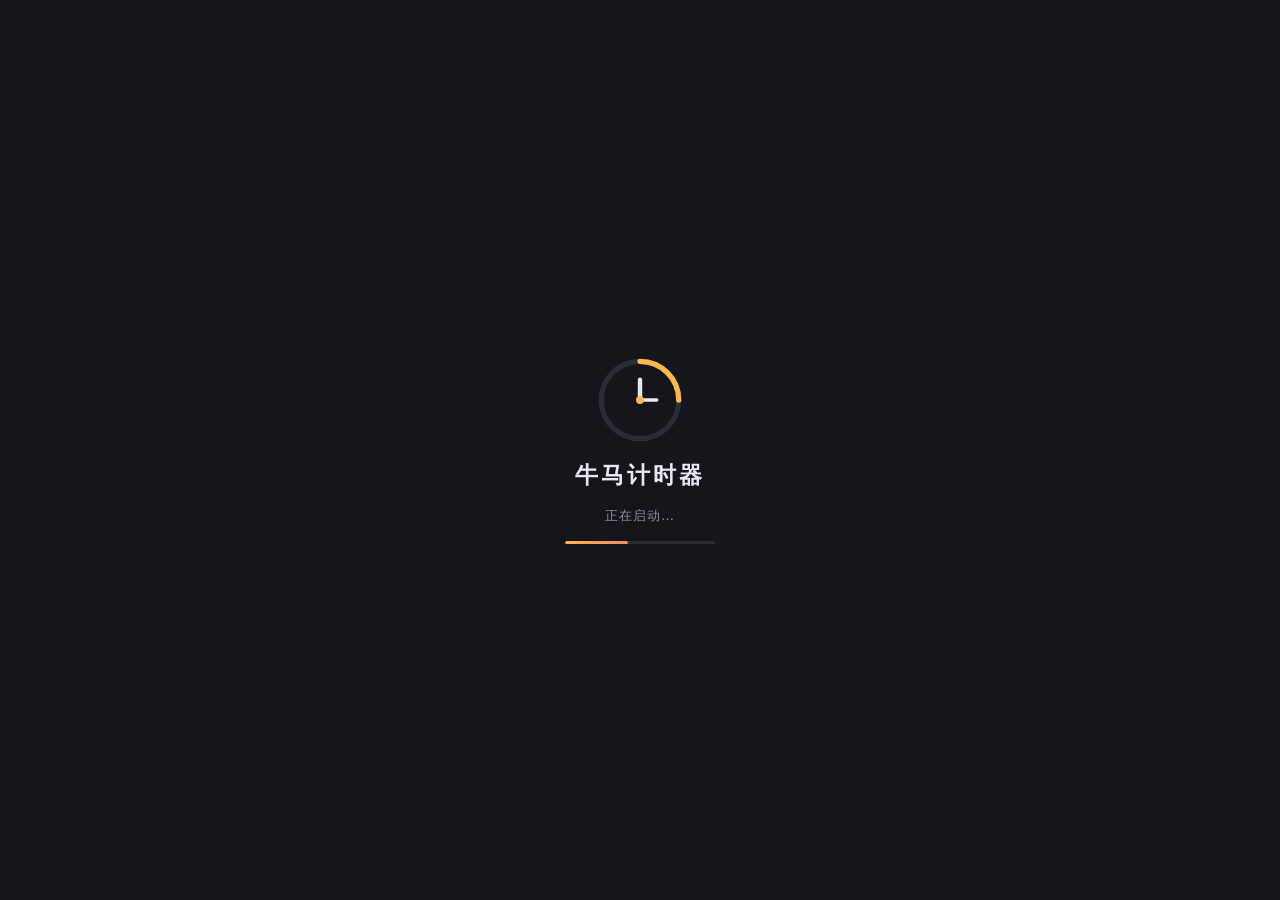
<file: frontend/index.html>
<!DOCTYPE html>
<html lang="zh-CN">
  <head>
    <meta charset="UTF-8" />
    <meta name="viewport" content="width=device-width, initial-scale=1.0" />
    <title>牛马计时器 · 主界面</title>
    <style>
      /* 启动页：内联样式，先于 styles.css 生效，避免加载期间白屏/无样式闪烁 */
      #splash{position:fixed;inset:0;z-index:99999;display:flex;align-items:center;justify-content:center;background:#14161c;}
      #splash.hide{opacity:0;visibility:hidden;transition:opacity .45s ease,visibility .45s;}
      #splash .splash-inner{display:flex;flex-direction:column;align-items:center;gap:16px;}
      #splash .splash-logo{width:88px;height:88px;}
      #splash .splash-title{font-size:23px;font-weight:700;color:#e6e8ef;letter-spacing:3px;}
      #splash .splash-sub{font-size:13px;color:#8a8f9c;letter-spacing:1px;}
      #splash .splash-bar{width:150px;height:3px;border-radius:3px;background:rgba(255,255,255,.10);overflow:hidden;}
      #splash .splash-bar-fill{height:100%;width:42%;border-radius:3px;background:linear-gradient(90deg,#ffb74d,#ff8a65);animation:spbar 1.15s ease-in-out infinite;}
      @keyframes spbar{0%{transform:translateX(-120%)}100%{transform:translateX(320%)}}
    </style>
    <link rel="stylesheet" href="styles.css?v=4e2c2441" />
  </head>
  <body>
    <!-- 启动页（静态画面）：Webview 初始化期间遮挡白屏，初始化完成后由 js/boot.js 淡出 -->
    <div id="splash">
      <div class="splash-inner">
        <div class="splash-logo">
          <svg viewBox="0 0 100 100" width="88" height="88" aria-hidden="true">
            <circle cx="50" cy="50" r="44" fill="none" stroke="#2a2d36" stroke-width="6"/>
            <circle cx="50" cy="50" r="44" fill="none" stroke="#ffb74d" stroke-width="6" stroke-linecap="round" stroke-dasharray="69.1 276.5" transform="rotate(-90 50 50)"/>
            <line x1="50" y1="50" x2="50" y2="27" stroke="#e6e8ef" stroke-width="5" stroke-linecap="round"/>
            <line x1="50" y1="50" x2="69" y2="50" stroke="#e6e8ef" stroke-width="4" stroke-linecap="round"/>
            <circle cx="50" cy="50" r="4.5" fill="#ffb74d"/>
          </svg>
        </div>
        <div class="splash-title">牛马计时器</div>
        <div class="splash-sub">正在启动…</div>
        <div class="splash-bar"><div class="splash-bar-fill"></div></div>
      </div>
    </div>
    <script>
      // 兜底：极端情况下 js/boot.js 未执行时，8 秒后强制收起启动页，避免永久遮挡
      setTimeout(function(){var s=document.getElementById('splash');if(s&&!s.classList.contains('hide')){s.classList.add('hide');setTimeout(function(){s.style.display='none';},500);}},8000);
    </script>

    <!-- 侧边导航栏（Windows 11 设置同款形态）：主页/账单/明细/设置 四项纵排，
         图标 + 双字标签，当前项金色高亮。「明细」是聚合项，对应 4 个二级页，
         由翻页器二次切换；点击明细进入上次浏览的子页（lastDetailView 记忆）。
         图标用系统自带 Segoe Fluent / MDL2 字体，与原生应用同源 -->
    <nav class="rail" aria-label="主导航">
      <button class="rail-item active" data-nav="viewMain" title="主页">
        <span class="rail-ico" aria-hidden="true">&#xE80F;</span><span class="rail-txt">主页</span>
      </button>
      <button class="rail-item" data-nav="viewBill" title="账单">
        <span class="rail-ico" aria-hidden="true">&#xE8AF;</span><span class="rail-txt">账单</span>
      </button>
      <button class="rail-item" data-nav="detail" title="明细">
        <span class="rail-ico" aria-hidden="true">&#xE823;</span><span class="rail-txt">明细</span>
      </button>
      <div class="rail-gap"></div>
      <button class="rail-item" data-nav="viewSettings" title="设置">
        <span class="rail-ico" aria-hidden="true">&#xE713;</span><span class="rail-txt">设置</span>
      </button>
    </nav>

    <!-- 右侧内容列：翻页器 + 六个视图（侧栏之外的纵向栈） -->
    <div class="page">

    <!-- 明细翻页器：‹ 页名 › 循环切页 + 圆点直达 + 滚轮翻页（内容滚到头再滚即翻），
         仅在明细视图可见时显示（同一套 DOM 服务四个视图，curView 语义不变） -->
    <div class="subnav hidden" id="detailPager">
      <div class="pg-row">
        <button class="pg-btn" id="pgPrev" aria-label="上一页">‹</button>
        <span class="pg-name" id="pgName">加班明细</span>
        <button class="pg-btn" id="pgNext" aria-label="下一页">›</button>
      </div>
      <div class="pg-dots">
        <button class="pg-dot" data-nav="viewOt" title="加班明细"></button>
        <button class="pg-dot" data-nav="viewAct" title="键鼠明细"></button>
        <button class="pg-dot" data-nav="viewApp" title="应用明细"></button>
        <button class="pg-dot" data-nav="viewAudio" title="媒体明细"></button>
      </div>
    </div>

    <!-- 账单翻页器：与明细同款交互（‹ 页名 › 循环 + 圆点直达 + 滚轮翻页），仅在账单视图可见 -->
    <div class="subnav hidden" id="billPager">
      <div class="pg-row">
        <button class="pg-btn" id="billPgPrev" aria-label="上一页">‹</button>
        <span class="pg-name" id="billPgName">本周账单</span>
        <button class="pg-btn" id="billPgNext" aria-label="下一页">›</button>
      </div>
      <div class="pg-dots">
        <button class="pg-dot" data-btab="bill" title="本期账单"></button>
        <button class="pg-dot" data-btab="report" title="月报 / 年报"></button>
        <button class="pg-dot" data-btab="heat" title="时段热力"></button>
        <button class="pg-dot" data-btab="trend" title="趋势"></button>
        <button class="pg-dot" data-btab="body" title="身体账单"></button>
        <button class="pg-dot" data-btab="timeline" title="时间线"></button>
        <button class="pg-dot" data-btab="focus" title="专注"></button>
      </div>
    </div>

    <div class="app" id="viewMain">
      <!-- 品牌行：身份 + 品牌副语（副标题配置的落点）+ 休假快捷标记 + 动态状态徽章 -->
      <div class="brandrow">
        <div class="brand">🐎 <b>牛马计时器</b><span class="sub" id="tagline">实时计算你今天赚了多少钱</span></div>
        <button class="leave-btn hidden" id="leaveBtn" type="button" title="标记今天休假：按休息日计，不计应赚与出勤（口径见设置页·休假记录）">标记休假</button>
        <span class="badge off" id="statusBadge">启动中</span>
      </div>

      <!-- 全页唯一视觉焦点：今日已赚大数字 + 全天进度 + 赚钱走势曲线。
           进度与走势全部来自 get_status_cmd 现成字段与配置时段推算，见 js/hero.js tick() -->
      <section class="card live">
        <div class="big" id="earned">¥0.00</div>
        <div class="live-progress hidden" id="liveProgress">
          <div class="lp-track"><div class="lp-fill" id="lpFill"></div></div>
          <div class="lp-cap">
            <span>全天应赚 <b id="lpTarget">¥0.00</b> · <b id="lpPct">0%</b></span>
            <span id="lpMeta"></span>
          </div>
        </div>
        <div class="spark hidden" id="earnedSpark">
          <svg viewBox="0 0 440 40" preserveAspectRatio="none" aria-hidden="true">
            <defs>
              <linearGradient id="sparkGrad" x1="0" y1="0" x2="0" y2="1">
                <stop offset="0" stop-color="#ffd650" stop-opacity=".32"/>
                <stop offset="1" stop-color="#ffd650" stop-opacity="0"/>
              </linearGradient>
            </defs>
            <path id="sparkFill" d="" fill="url(#sparkGrad)"/>
            <path id="sparkLine" d="" fill="none" stroke="#ffd650" stroke-width="1.5"/>
          </svg>
        </div>
        <div class="lp-cap spark-axis hidden" id="sparkAxis"><span>0 时</span><span>6 时</span><span>12 时</span><span>18 时</span><span>24 时</span></div>
        <!-- 摸鱼烧钱行：工作时段摸鱼类时长 × 时薪。
             数据复用 app usage 的 categories + 状态时薪，零新 IPC；休息日/无薪/无记录时整块隐藏 -->
        <div class="slack-burn hidden" id="slackBurn">
          <div class="sb-main" id="sbMain">
            <span class="sb-label">🐟 摸掉</span>
            <b class="sb-amt" id="sbAmt">¥0.00</b>
            <span class="sb-rate" id="sbRate">摸鱼率 0%</span>
          </div>
          <span class="sb-quip" id="sbQuip"></span>
              <span class="sb-scope" id="sbScope"></span>
        </div>
      </section>

      <!-- 今日时间轴：上班/午休/下班按配置分段 + 白色「现在」指针（裸条不装盒，轻） -->
      <div class="bare-taxis hidden" id="dayTimeline">
        <div class="taxis">
          <div class="tseg done" id="tlAmDone"></div>
          <div class="tseg todo" id="tlAmTodo"></div>
          <div class="tseg rest" id="tlRest"></div>
          <div class="tseg done" id="tlPmDone"></div>
          <div class="tseg todo" id="tlPmTodo"></div>
          <div class="tnow" id="tlNow"></div>
        </div>
        <div class="tlabels">
          <span id="tlAmStart" style="left:0">09:00</span><span id="tlAmEnd" style="left:33.3%">12:00</span>
          <span id="tlPmStart" style="left:50%">13:30</span><span id="tlPmEnd" style="left:100%">18:00</span>
        </div>
      </div>

      <!-- 本月加班战果：熬的夜都算数——金色卡放在辛苦数据条之上（otCard id 保留——加班开关关闭时整卡隐藏） -->
      <section class="card otc" id="otCard">
        <div class="otc-head">
          <h2>本月加班战果 · 熬的夜都算数</h2>
          <button id="otDetailBtn" class="macbtn">明细 ›</button>
        </div>
        <div class="otc-body">
          <div class="otc-amount">¥<i id="otMonthTotal">0</i></div>
          <div class="otc-meta">
            <div class="cell"><div class="k">有效时长</div><div class="v" id="otMonthHours">0h</div></div>
            <div class="cell"><div class="k">加班天数</div><div class="v" id="otMonthDays">0 天</div></div>
            <div class="cell"><div class="k">日均进账</div><div class="v" id="otMonthAvg">¥0</div></div>
          </div>
        </div>
      </section>

      <!-- 辛苦数据条：键鼠活动就是身体的账单。一行四格纯文字（Weather 式），安静 -->
      <div class="strip">
        <div class="cell"><div class="k">左击</div><div class="v" id="stLeft">0</div></div>
        <div class="cell"><div class="k">右击</div><div class="v" id="stRight">0</div></div>
        <div class="cell"><div class="k">键盘敲击</div><div class="v" id="stKeys">0</div></div>
        <div class="cell"><div class="k">活跃时段</div><div class="v" id="stHours">0h</div></div>
      </div>

      <!-- 今日监控：活动/应用/媒体三合一预览卡。头部内联小分段切换预览面板，
           「查看明细」跟随当前分段跳对应明细页（与工具栏「明细」段呼应）；
           预览面板内的统计 id 由现有 paint 函数维护，合并只动了外壳 -->
      <section class="card" id="monitorCard">
        <div class="mon-head">
          <h2>今日监控</h2>
          <div class="mon-seg" role="tablist" aria-label="监控预览切换">
            <button class="mon-seg-item active" data-mon="act">活动</button>
            <button class="mon-seg-item" data-mon="app">应用</button>
            <button class="mon-seg-item" data-mon="audio">媒体</button>
          </div>
          <div class="mon-gap"></div>
          <button class="ghost mon-detail" id="monDetailBtn">查看明细 ›</button>
        </div>
        <div class="mon-body">
          <div class="mon-pane" id="monAct">
            <div class="grid">
              <div><span>单击</span><b id="act_left">0</b></div>
              <div><span>双击</span><b id="monDbl">0</b></div>
              <div><span>右击</span><b id="act_right">0</b></div>
              <div><span>滚轮</span><b id="monWheel">0 次</b></div>
              <div><span>按键次数</span><b id="act_keys">0</b></div>
              <div><span>移动次数</span><b id="monMoves">0</b></div>
              <div><span>移动距离</span><b id="monDist">0px</b></div>
              <div><span>活跃时段</span><b id="act_hours">0h</b></div>
            </div>
          </div>
          <div class="mon-pane hidden" id="monApp">
            <div class="appu-home" id="appuHomeList">
              <p class="hint">今日暂无应用使用记录</p>
            </div>
          </div>
          <div class="mon-pane hidden" id="monAudio">
            <div class="appu-home" id="audioHomeList">
              <p class="hint">今日暂无播放记录</p>
            </div>
          </div>
        </div>
      </section>
    </div>

    <!-- 二级页面：周账单。四个洞察页：本周账单（小票/仪表盘双风格）+ 时段热力 + 趋势 + 身体账单，
         切页交互与明细一致（顶部翻页器 + 滚轮翻页，翻页器 DOM 在 detailPager 旁的 billPager）；
         共用周导航翻周；懒渲染契约：切页 / 翻周才拉对应命令，不接 tick 轮询——周级聚合 -->
    <div class="app hidden" id="viewBill">
      <!-- 工具栏：左周期切换、右导出动作（动作仅本周账单 tab 可见，切 tab 由 setBillTabUI 控制） -->
      <div id="billPeriodControls">
      <div class="bill-toolbar">
        <div class="mon-seg" id="billSpanSeg" aria-label="账单周期">
          <button class="mon-seg-item active" data-span="week">周</button>
          <button class="mon-seg-item" data-span="month">月</button>
          <button class="mon-seg-item" data-span="year">年</button>
        </div>
        <div class="bill-actions" id="billActions">
          <button id="billExportBtn" class="ghost">导出 CSV</button>
          <button id="billImageBtn" class="ghost">存为图片</button>
        </div>
      </div>
      <div class="month-nav">
        <button id="billPrevWeek" class="mn-btn">‹ 上一期</button>
        <span id="billWeekLabel" class="mn-label">—</span>
        <button id="billNextWeek" class="mn-btn">下一期 ›</button>
      </div>
      </div>

      <!-- tab 1：本期账单（原有双风格内容原样保留） -->
      <div id="billTabBill">

        <!-- 整周零监控记录：空态（工资是推算的，无记录依然有钱可晒，但金条/柱全空不评判） -->
        <div id="billEmpty" class="bill-empty hidden">
          <div class="bill-empty-ico" aria-hidden="true">&#xE8AF;</div>
          <div class="bill-empty-txt">这一期还没有打工记录</div>
          <button id="billRetryBtn" class="ghost hidden">重新加载</button>
        </div>

        <!-- 风格一：小票（默认）。纸白票面 + 虚线行 + 7 日金条 + 右下红章 -->
        <div id="billReceipt" class="receipt hidden">
          <div class="rcp-head">
            <div class="rcp-title">本期打工账单</div>
            <div class="rcp-no" id="rcpNo">NO.000000</div>
          </div>
          <div class="rcp-amount-label">本期总入账</div>
          <div class="rcp-amount" id="rcpAmount">¥0.00</div>
          <div class="rcp-quote" id="rcpQuote"></div>
          <div class="rcp-lines" id="rcpLines"></div>
          <div class="rcp-days" id="rcpDays"></div>
          <div class="rcp-footnote" id="rcpFootNote"></div>
          <div class="rcp-stamp" aria-hidden="true">已验讫</div>
        </div>

        <!-- 风格二：仪表盘。KPI 环比 + 2×2 指标格 + 最累/最摸 + 每日双柱 + 键鼠脚注 -->
        <div id="billDash" class="bill-dash hidden">
          <section class="card">
            <div class="kpi-row">
              <div class="kpi-val" id="kpiAmount">¥0.00</div>
              <div class="kpi-delta" id="kpiDelta"></div>
            </div>
            <div class="mini-grid">
              <div class="mini"><span class="mini-k">基本工资</span><span class="mini-v" id="miniSalary">—</span></div>
              <div class="mini"><span class="mini-k">加班费</span><span class="mini-v" id="miniOt">—</span></div>
              <div class="mini"><span class="mini-k">摸鱼成本</span><span class="mini-v" id="miniSlack">—</span></div>
              <div class="mini"><span class="mini-k">出勤工时</span><span class="mini-v" id="miniHours">—</span></div>
            </div>
          </section>
          <section class="card">
            <div class="dash-extreme" id="dashExtreme"></div>
            <div class="dash-bars" id="dashBars"></div>
            <div class="dash-foot" id="dashFoot"></div>
          </section>
        </div>
      </div>

      <!-- tab 2：月报（月跨度专属战绩卡；周/年跨度给切换引导）。出勤/休假天数来自 day_override -->
      <div id="billTabReport" class="hidden">
        <div id="reportSpanHint" class="bill-empty hidden">
          <div class="bill-empty-ico" aria-hidden="true">&#xE8AF;</div>
          <div class="bill-empty-txt">报告按月/年统计——先在上方切换跨度</div>
          <button id="reportRetryBtn" class="ghost hidden">重新加载</button>
        </div>
        <div id="reportBody" class="hidden">
          <section class="card report-card">
            <div class="report-head">
              <span id="reportTitle">本月战绩</span>
              <span id="reportRange" class="report-range"></span>
            </div>
            <div class="report-income" id="reportIncome">¥0.00</div>
            <div class="report-rows" id="reportRows"></div>
            <details id="reportLeavesDetails" class="report-leaves hidden">
              <summary id="reportLeavesSummary">查看休假日期</summary>
              <div id="reportLeavesList" class="report-leave-list"></div>
            </details>
            <div class="report-quote" id="reportQuote"></div>
          </section>
          <div class="report-actions">
            <button id="reportImageBtn" class="ghost">存为图片</button>
          </div>
        </div>
        <div id="milestonesBox" class="milestones hidden">
          <div class="ms-title">里程碑 · 当前保留记录</div>
          <p id="milestonesNote" class="ms-note"></p>
          <div id="milestonesList"></div>
        </div>
      </div>

      <!-- tab 3：时段热力图。7 行（周一~周日）× 24 列（0-23 时），键鼠事件 sqrt 归一 4 级金阶 -->
      <div id="billTabHeat" class="hidden">
        <div class="heat-summary" id="heatSummary"></div>
        <section class="card">
          <div class="heat-head-row">
            <span class="heat-axis">时</span>
            <div class="heat-hours" id="heatHours"></div>
          </div>
          <div id="heatGrid" class="heat-grid"></div>
          <div class="heat-legend">
            <span>少</span>
            <i class="heat-lv0"></i><i class="heat-lv1"></i><i class="heat-lv2"></i><i class="heat-lv3"></i><i class="heat-lv4"></i>
            <span>多</span>
            <span class="heat-legend-note">颜色越亮 = 键鼠越忙</span>
          </div>
        </section>
        <div id="heatEmpty" class="bill-empty hidden">
          <div class="bill-empty-ico" aria-hidden="true">&#xE8AF;</div>
          <div id="heatEmptyText" class="bill-empty-txt">这一周还没有键鼠记录</div>
        </div>
      </div>

      <!-- tab 4：多周趋势。手写 SVG 折线（无外部库）：金线=周入账，红线=周摸鱼率（null 断线） -->
      <div id="billTabTrend" class="hidden">
        <section class="card">
          <div class="trend-legend">
            <span class="trend-key"><i class="trend-dot income"></i><span id="trendIncomeLabel">周入账</span></span>
            <span class="trend-key"><i class="trend-dot slack"></i><span id="trendSlackLabel">周摸鱼率</span></span>
          </div>
          <div class="trend-wrap">
            <svg id="trendSvg" viewBox="0 0 640 220" preserveAspectRatio="none"></svg>
            <div id="trendTip" class="trend-tip hidden"></div>
          </div>
          <div class="trend-xaxis" id="trendXAxis"></div>
          <p class="hint" id="trendScope"></p>
        </section>
        <div id="trendEmpty" class="bill-empty hidden">
          <div class="bill-empty-ico" aria-hidden="true">&#xE8AF;</div>
          <div id="trendEmptyText" class="bill-empty-txt">最近八周还没有打工记录</div>
        </div>
      </div>

      <!-- tab 5：身体账单。一周键鼠损耗四指标 + 按天分布 + 最累日 -->
      <div id="billTabBody" class="hidden">
        <div class="body-grid">
          <section class="card body-kpi">
            <div class="body-k">手指点击</div>
            <div class="body-v" id="bodyClicks">—</div>
            <div class="body-s" id="bodyClicksAvg"></div>
          </section>
          <section class="card body-kpi">
            <div class="body-k">键盘敲击</div>
            <div class="body-v" id="bodyKeys">—</div>
            <div class="body-s" id="bodyKeysAvg"></div>
          </section>
          <section class="card body-kpi">
            <div class="body-k">鼠标滑行</div>
            <div class="body-v" id="bodyPixels">—</div>
            <div class="body-s" id="bodyPixelsAvg"></div>
          </section>
          <section class="card body-kpi">
            <div class="body-k">滚轮滚动</div>
            <div class="body-v" id="bodyWheel">—</div>
            <div class="body-s" id="bodyWheelAvg"></div>
          </section>
        </div>
        <section class="card">
          <div class="dash-extreme" id="bodyBusiest"></div>
          <div class="dash-bars" id="bodyBars"></div>
          <div class="body-foot" id="bodyFoot"></div>
        </section>
        <div id="bodyEmpty" class="bill-empty hidden">
          <div class="bill-empty-ico" aria-hidden="true">&#xE8AF;</div>
          <div id="bodyEmptyText" class="bill-empty-txt">这一周还没有键鼠记录</div>
        </div>
      </div>
      <div id="billTabTimeline" class="hidden">
        <div class="timeline-nav">
          <button class="pg-btn" id="tlPrevDay" aria-label="前一天">‹</button>
          <span class="pg-name" id="tlDayLabel">今天</span>
          <button class="pg-btn" id="tlNextDay" aria-label="后一天">›</button>
          <span class="tl-summary" id="tlSummary"></span>
        </div>
        <section class="card">
          <div class="tl-legend">
            <i class="tl-seg-work"></i>工作
            <i class="tl-seg-slack"></i>摸鱼
            <i class="tl-seg-comm"></i>沟通
            <i class="tl-seg-other"></i>其他
          </div>
          <div id="tlRows"></div>
        </section>
        <div id="tlEmpty" class="bill-empty hidden">
          <div class="bill-empty-ico" aria-hidden="true">&#xE8AF;</div>
          <div class="bill-empty-txt">这一天没有任何监控记录</div>
        </div>
      </div>
      <div id="billTabFocus" class="hidden">
        <div class="body-grid">
          <section class="card body-kpi">
            <div class="body-k">专注段数</div>
            <div class="body-v" id="focusSessions">—</div>
            <div class="body-s" id="focusSessionsAvg"></div>
          </section>
          <section class="card body-kpi">
            <div class="body-k">总专注</div>
            <div class="body-v" id="focusTotal">—</div>
            <div class="body-s" id="focusTotalAvg"></div>
          </section>
          <section class="card body-kpi">
            <div class="body-k">最长一段</div>
            <div class="body-v" id="focusLongest">—</div>
            <div class="body-s" id="focusLongestHm"></div>
          </section>
          <section class="card body-kpi">
            <div class="body-k">最专注一天</div>
            <div class="body-v" id="focusBestDay">—</div>
            <div class="body-s" id="focusBestMin"></div>
          </section>
        </div>
        <section class="card">
          <div class="dash-extreme" id="focusFoot"></div>
          <div class="dash-bars" id="focusBars"></div>
        </section>
        <div id="focusEmpty" class="bill-empty hidden">
          <div class="bill-empty-ico" aria-hidden="true">&#xE8AF;</div>
          <div class="bill-empty-txt">专注统计自 v1.7.0 起积累，本期还没有专注段</div>
        </div>
      </div>
    </div>

    <!-- 设置：六组分类直达，真实配置与就地预览共享同一份表单 -->
    <div class="app hidden" id="viewSettings">
      <header class="settings-head">
        <div class="settings-heading"><h2>设置</h2><span id="settingsSaveStatus" class="settings-save-status" data-state="loading" role="status" aria-live="polite">正在加载</span></div>
        <p class="settings-help">开关与选项自动保存，输入内容离开输入框后保存</p>
        <nav class="settings-nav" aria-label="设置分类">
          <button type="button" data-settings-section="settingsSalary" class="active" aria-current="location">薪资与作息</button>
          <button type="button" data-settings-section="settingsOvertime">加班</button>
          <button type="button" data-settings-section="settingsGuard">守护</button>
          <button type="button" data-settings-section="settingsMonitor">数据监控</button>
          <button type="button" data-settings-section="settingsAppearance">外观</button>
          <button type="button" data-settings-section="settingsData">系统与数据</button>
        </nav>
      </header>
      <div class="cfg-load-error hidden" id="cfgLoadError" role="alert">
        <span>设置加载失败，自动保存已暂停。请重新加载后再修改。</span>
        <button id="cfgRetryBtn" class="cfg-retry-btn">重新加载</button>
      </div>

      <section class="card settings-card" id="settingsSalary" aria-labelledby="settingsSalaryTitle">
        <div class="settings-card-heading"><h2 id="settingsSalaryTitle">薪资与作息</h2></div>
        <p class="settings-desc">计薪方式、发薪日与每日工作时段</p>
        <label class="settings-stacked"><span>计薪方式</span></label>
        <div class="mon-seg" id="salaryModeSeg" role="group" aria-label="计薪方式">
          <button class="mon-seg-item" data-salary-mode="monthly">月薪</button>
          <button class="mon-seg-item" data-salary-mode="hourly">时薪</button>
        </div>
        <div id="monthlySalaryRow">
          <label><span>月薪金额</span><span class="settings-unit"><input id="monthly_salary" type="number" min="0" step="any" /><span>元 / 月</span></span></label>
        </div>
        <label id="hourlyWageRow" class="hidden"><span>时薪金额</span><span class="settings-unit"><input id="hourly_wage" type="number" min="0" step="any" /><span>元 / 小时</span></span></label>
        <label><span>发薪日</span><span class="settings-unit"><input id="payday" type="number" min="1" max="31" step="1" /><span>日 / 每月</span></span></label>
        <p class="hint">用于发薪倒计时和上月战绩提醒，时薪模式也可设置</p>
        <div id="workdaysSettings" class="sub-section">
          <span class="settings-subtitle">当月工作日数</span>
          <div id="workdaysModeSeg" class="settings-options" role="group" aria-label="工作日计算方式">
            <button type="button" data-workdays-mode="auto" aria-pressed="true" class="active">自动计算</button>
            <button type="button" data-workdays-mode="manual" aria-pressed="false">手动设置</button>
          </div>
          <div id="workdaysManualFields" class="settings-dependent hidden">
            <label id="workdaysOverrideRow"><span>本月上班天数</span><span class="settings-unit"><input id="workdays_override" type="number" min="1" max="31" step="1" placeholder="输入天数" /><span>天</span></span></label>
            <p id="workdaysOverrideHint" class="hint"></p>
          </div>
          <div class="settings-action-row"><div id="workdaysInfo" class="hint">正在获取本月工作日…</div><button id="refreshBtn" class="ghost">重新获取</button></div>
        </div>
        <div id="dayOffSettings" class="sub-section">
          <span class="settings-subtitle">休假记录</span>
          <p class="hint">年假、病假等个人休假在这里标记：当天按休息日计，不计应赚与出勤，自动模式的当月工作日数同步剔除。</p>
          <div class="dayoff-editor">
            <input id="dayOffDate" type="date" aria-label="休假日期" />
            <select id="dayOffKind" aria-label="休假类型">
              <option value="休假">休假</option>
              <option value="年假">年假</option>
              <option value="病假">病假</option>
              <option value="事假">事假</option>
              <option value="调休">调休</option>
            </select>
            <button id="dayOffAdd" class="primary">标记</button>
          </div>
          <div class="dayoff-nav" role="group" aria-label="休假记录月份">
            <button id="dayOffPrevMonth" class="pg-btn" type="button" aria-label="休假记录上个月">‹</button>
            <input id="dayOffMonth" type="month" min="0001-01" max="9999-12" aria-label="查看休假记录月份" />
            <button id="dayOffNextMonth" class="pg-btn" type="button" aria-label="休假记录下个月">›</button>
            <button id="dayOffThisMonth" class="ghost" type="button">本月</button>
          </div>
          <div id="dayOffList" class="dayoff-list" aria-live="polite"></div>
        </div>
        <div class="sub-section">
          <span class="settings-subtitle">每日作息 · 上午 / 下午</span>
          <div class="time-grid">
            <label><span>上午开始</span><input id="am_start" type="time" /></label>
            <label><span>上午结束</span><input id="am_end" type="time" /></label>
            <label><span>下午开始</span><input id="pm_start" type="time" /></label>
            <label><span>下午结束</span><input id="pm_end" type="time" /></label>
          </div>
          <p id="scheduleSummary" class="hint"></p>
          <div id="salaryPreview" class="settings-preview" aria-live="polite">完善薪资与作息后显示计薪预览</div>
        </div>
      </section>

      <section class="card settings-card" id="settingsOvertime" aria-labelledby="settingsOvertimeTitle">
        <div class="settings-card-heading"><h2 id="settingsOvertimeTitle">加班</h2></div>
        <p class="settings-desc">工作日与休息日的加班费用规则</p>
        <label class="switch-row"><span>自动记录加班</span><input id="overtime_enabled" type="checkbox" class="switch" /></label>
        <p class="hint">下班后锁屏离开时，自动计算本次加班时长与费用</p>
        <fieldset id="overtimeFields" class="settings-fields">
          <label class="switch-row"><span>远程操作时不自动记录</span><input id="overtime_exclude_remote" type="checkbox" class="switch" /></label>
          <p class="hint">远程会话会排除自动记录，手动补录仍可使用</p>
          <label><span>工作日加班起算</span><input id="overtime_start" type="time" /></label>
          <p id="overtimeStartHint" class="hint">留空时跟随下午下班时间</p>
          <label><span>工作日加班费</span><span class="settings-unit"><input id="overtime_rate" type="number" min="0" step="any" /><span>元 / 小时</span></span></label>
          <label class="switch-row"><span>加班餐补</span><input id="overtime_meal_enabled" type="checkbox" class="switch" /></label>
          <div id="mealFields" class="settings-dependent">
            <label><span>餐补金额</span><span class="settings-unit"><input id="overtime_meal" type="number" min="0" step="any" /><span>元</span></span></label>
          </div>
          <div class="sub-section">
            <label class="switch-row"><span>休息日 / 节假日加班</span><input id="weekend_overtime" type="checkbox" class="switch" /></label>
            <div id="restOtFields" class="settings-dependent">
              <label><span>休息日加班起算</span><input id="weekend_ot_start" type="time" /></label>
              <p class="hint">留空时从 09:00 开始计算</p>
              <label><span>免计时段 1</span><span class="settings-unit"><input id="rest_break1_start" type="time" aria-label="免计时段 1 开始" /><span>至</span><input id="rest_break1_end" type="time" aria-label="免计时段 1 结束" /></span></label>
              <label><span>免计时段 2</span><span class="settings-unit"><input id="rest_break2_start" type="time" aria-label="免计时段 2 开始" /><span>至</span><input id="rest_break2_end" type="time" aria-label="免计时段 2 结束" /></span></label>
              <p class="hint">留空不启用；这些时段不计加班时长，餐补按覆盖的餐段计餐数（未配置时仍按 1 餐）</p>
              <label><span>休息日加班费</span><span class="settings-unit"><input id="overtime_rate_weekend" type="number" min="0" step="any" placeholder="沿用工作日" /><span>元 / 小时</span></span></label>
              <p id="weekendRateHint" class="hint"></p>
              <label><span>节假日加班费</span><span class="settings-unit"><input id="overtime_rate_holiday" type="number" min="0" step="any" placeholder="沿用休息日" /><span>元 / 小时</span></span></label>
              <p id="holidayRateHint" class="hint"></p>
              <details class="hint-details"><summary>费率如何计算</summary><p>费率留空时沿用上一项；填写 0 表示不计加班费。调休补班日按工作日规则计算。</p></details>
            </div>
          </div>
        </fieldset>
      </section>

      <section class="card settings-card" id="settingsGuard" aria-labelledby="settingsGuardTitle">
        <div class="settings-card-heading"><h2 id="settingsGuardTitle">守护</h2></div>
        <p class="settings-desc">休息提醒、专注统计与快捷键</p>
        <label class="switch-row"><span>久坐提醒</span><input id="remind_sedentary_enabled" type="checkbox" class="switch" /></label>
        <div id="sedentaryFields" class="settings-dependent">
          <label><span>连续使用电脑</span><span class="settings-unit"><input id="remind_sedentary_minutes" type="number" min="1" max="120" step="1" /><span>分钟后提醒</span></span></label>
          <div id="sedentaryPresets" class="settings-options" role="group" aria-label="久坐提醒时长"><button type="button" data-minutes="30">30 分钟</button><button type="button" data-minutes="50">50 分钟</button><button type="button" data-minutes="60">60 分钟</button></div>
          <p class="hint">默认 50 分钟；锁屏或停止操作 5 分钟后重新计时</p>
        </div>
        <label class="switch-row"><span>下班提醒</span><input id="remind_offwork_enabled" type="checkbox" class="switch" /></label>
        <p id="offworkReminderHint" class="hint"></p>
        <label class="switch-row"><span>发薪日发送上月战绩</span><input id="remind_payday_enabled" type="checkbox" class="switch" /></label>
        <p id="paydayReminderHint" class="hint"></p>
        <div class="sub-section">
          <label class="switch-row"><span>专注统计</span><input id="focus_enabled" type="checkbox" class="switch" /></label>
          <div id="focusFields" class="settings-dependent">
            <label id="focusMinutesRow"><span>最短专注时长</span><span class="settings-unit"><input id="focus_min_minutes" type="number" min="10" max="120" step="1" /><span>分钟</span></span></label>
            <p class="hint">工作类应用保持前台且持续活跃，达到时长后计为一段专注；在账单 → 专注查看</p>
          </div>
        </div>
        <div class="sub-section">
          <label class="switch-row"><span>全局快捷键</span><input id="shortcuts_enabled" type="checkbox" class="switch" /></label>
          <div class="settings-shortcuts"><span>显示 / 隐藏窗口</span><span><kbd>Alt</kbd> + <kbd>Shift</kbd> + <kbd>N</kbd></span><span>暂停 / 恢复监控</span><span><kbd>Alt</kbd> + <kbd>Shift</kbd> + <kbd>P</kbd></span></div>
          <details class="hint-details"><summary>提醒与快捷键说明</summary><p>提醒通过 Windows 系统通知发送，勿扰模式可能隐藏通知。快捷键与其他软件冲突时可关闭。</p></details>
        </div>
      </section>

      <section class="card settings-card" id="settingsMonitor" aria-labelledby="settingsMonitorTitle">
        <div class="settings-card-heading"><h2 id="settingsMonitorTitle">数据监控</h2></div>
        <p class="settings-desc">选择需要记录的活动和应用</p>
        <label class="switch-row"><span>鼠标键盘活动监控</span><input id="monitor_activity" type="checkbox" class="switch" /></label>
        <p class="hint">记录点击、按键、滚轮与移动等活动统计</p>
        <label class="switch-row"><span>应用使用监控</span><input id="monitor_app_usage" type="checkbox" class="switch" /></label>
        <p class="hint">记录前台应用使用时长，用于应用分类和账单分析</p>
        <label class="switch-row"><span>媒体播放监控</span><input id="monitor_audio" type="checkbox" class="switch" /></label>
        <p class="hint">记录应用有声音播放的时长；关闭监控保留已有历史</p>
        <fieldset id="whitelistFields" class="settings-fields sub-section">
          <label class="switch-row"><span>仅记录指定应用</span><input id="app_whitelist_enabled" type="checkbox" class="switch" /></label>
          <p id="whitelistStatus" class="hint" aria-live="polite"></p>
          <div id="whitelistEditor" class="settings-dependent">
            <div class="wl-editor"><div class="wl-input-row"><input id="appWhitelistInput" type="text" aria-label="应用展示名" placeholder="应用名，如微信、VS Code" /><button id="appWhitelistAdd" class="primary wl-add">添加</button></div><div id="recentAppsRow" class="wl-suggest-row hidden"></div><div id="appWhitelistList" class="wl-list"></div></div>
            <details class="hint-details"><summary>如何匹配应用名称</summary><p>按应用展示名匹配，忽略大小写。输入名称后按回车或点击添加；点 × 移除。</p></details>
          </div>
        </fieldset>
      </section>

      <section class="card settings-card" id="settingsAppearance" aria-labelledby="settingsAppearanceTitle">
        <div class="settings-card-heading"><h2 id="settingsAppearanceTitle">外观</h2></div>
        <p class="settings-desc">调整首页、账单与托盘显示</p>
        <label class="settings-stacked"><span>时长显示</span><select id="duration_format"><option value="hms">时、分、秒</option><option value="hm">时、分</option><option value="h">小数小时</option></select></label>
        <div class="settings-preview"><span class="settings-preview-label">显示示例</span><span id="durationPreview" class="settings-preview-value"></span></div>
        <label class="settings-stacked"><span>首页副标题</span><select id="tagline_style"><option value="dynamic">动态状态</option><option value="price">你今天的每一分钟，都明码标价</option><option value="rise">每一秒，钱都在涨</option><option value="count">搬砖的每一分钟，都算数</option><option value="classic">实时计算你今天赚了多少钱</option><option value="none">不显示</option><option value="custom">自定义文案</option></select></label>
        <div class="settings-preview"><span class="settings-preview-label">首页副标题预览</span><span id="taglinePreview"></span></div>
        <label id="taglineCustomRow" class="settings-stacked"><span>自定义文案 <span id="taglineCounter" class="settings-counter">0 / 40 字</span></span><input id="tagline_custom" type="text" maxlength="40" placeholder="写你想看到的那句话" /></label>
        <details class="hint-details"><summary>动态文案如何切换</summary><p>根据未开工、午休、快下班、已下班和休息日自动切换；自定义文案留空时也使用动态状态。</p></details>
        <label class="settings-stacked"><span>摸鱼换算</span><select id="slack_equiv_unit"><option value="milktea">奶茶（¥15/杯）</option><option value="coffee">咖啡（¥30/杯）</option><option value="takeout">外卖（¥25/顿）</option><option value="movie">电影票（¥40/张）</option><option value="custom">自定义单价</option><option value="off">关闭</option></select></label>
        <div id="slackEquivCustomRow" class="hidden"><label class="settings-stacked"><span>自定义单价</span><span class="settings-unit"><input id="slack_equiv_price" type="number" min="0.5" step="0.5" /><span>元 / 份快乐</span></span></label><p class="hint">摸鱼成本按这个单价换算成「≈N 份快乐」，显示在主页摸鱼行与报告卡</p></div>
        <div class="sub-section">
          <span class="settings-subtitle">账单风格</span>
          <div class="bill-style-picker" id="billStyleSeg" role="radiogroup" aria-label="账单风格选择">
            <button class="bill-style-card" data-bill="receipt" role="radio" aria-checked="false" type="button"><span class="bsc-shot bsc-receipt" aria-hidden="true"><i class="bsc-line w62"></i><i class="bsc-line w84"></i><i class="bsc-line w50"></i><i class="bsc-line w74"></i><i class="bsc-total"></i></span><span class="bsc-name">小票</span><span class="bsc-desc">汇总明细，像一张工资小票</span></button>
            <button class="bill-style-card" data-bill="dashboard" role="radio" aria-checked="false" type="button"><span class="bsc-shot bsc-dashboard" aria-hidden="true"><span class="bsc-bars"><i style="height:38%"></i><i style="height:72%"></i><i style="height:52%"></i><i style="height:88%"></i></span><span class="bsc-stat"><i class="bsc-chip"></i><i class="bsc-chip short"></i></span></span><span class="bsc-name">仪表盘</span><span class="bsc-desc">柱状图与指标，方便对比趋势</span></button>
          </div>
          <p class="hint">返回账单页即可查看选择的风格</p>
        </div>
        <label class="switch-row"><span>托盘悬停卡片</span><input id="tray_hover_card" type="checkbox" class="switch" /></label>
        <p class="hint">开启时显示彩色数据卡片；关闭时使用系统文字提示</p>
      </section>

      <section class="card settings-card" id="settingsData" aria-labelledby="settingsDataTitle">
        <div class="settings-card-heading"><h2 id="settingsDataTitle">系统与数据</h2></div>
        <p class="settings-desc">数据保留、备份与系统行为</p>
        <label class="settings-stacked"><span>历史数据保留</span><select id="retention_days"><option value="0">永久保留（默认）</option><option value="180">半年</option><option value="365">1 年</option><option value="730">2 年</option></select></label>
        <p id="retentionHint" class="hint"></p>
        <div id="storageInfo" class="storage-box"><span class="hint">读取中…</span></div>
        <button id="cleanupBtn" class="ghost">立即整理</button>
        <details class="hint-details"><summary>整理会删除哪些数据</summary><p>每天首次启动会自动整理。整理会释放临时写入和缓存占用，并按所选保留期清理历史记录；永久保留时不因保留期删除历史。</p></details>
        <div class="sub-section">
          <div class="settings-action-row"><span class="settings-subtitle">数据备份与还原</span><button id="backupNowBtn" class="ghost">立即备份</button></div>
          <div id="backupList" class="backup-list"><span class="hint">读取中…</span></div>
          <p id="backupDirHint" class="hint"></p>
          <details class="hint-details"><summary>备份与还原说明</summary><p>备份包含数据库和设置，存到「文档 / niuma-timer-backup」。自动保留最近 20 份，可手动删除。还原会先保护性备份当前数据，再替换数据与设置并重启；自行挪走的备份不出现在列表中。</p></details>
        </div>
        <div class="sub-section">
          <label class="switch-row"><span>登录 Windows 后启动</span><input id="launch_on_boot" type="checkbox" class="switch" /></label>
          <p class="hint">自动在系统托盘运行</p>
          <label class="switch-row"><span>自动检查更新</span><input id="update_auto_check" type="checkbox" class="switch" /></label>
          <p class="hint">启动 30 秒后检查，之后每 6 小时一次；不会自动安装</p>
          <div class="settings-update-row"><div><span class="settings-update-title">软件更新</span><p class="hint">查看当前版本与更新说明</p></div><button id="settingsCheckUpdateBtn" class="upd-check-btn"><span class="upd-refresh" aria-hidden="true">↻</span>检查更新</button></div>
        </div>
      </section>

      <!-- 调试卡：2 秒内连点设置按钮 5 次开关（进程级，重启失效，初始必隐藏）。
           终端控制台风格，与业务卡视觉区隔，一眼可辨「这是调试区」 -->
      <section id="debugCard" class="debug-card hidden">
        <div class="debug-head">
          <span class="debug-dot"></span><span class="debug-dot"></span><span class="debug-dot"></span>
          <span class="debug-title">niuma-timer — debug console</span>
        </div>
        <div class="debug-body">
          <p class="debug-hint"># 直发系统通知，验证通知通道与文案</p>
          <div class="debug-actions">
            <button id="testOffworkBtn" class="debug-btn">下班提醒</button>
            <button id="testSedentaryBtn" class="debug-btn">休息提醒</button>
          </div>
          <p class="debug-hint"># 下班提醒每天只触发一次：先「重置」再「立即调度」即可复测真实链路</p>
          <div class="debug-actions">
            <button id="testResetBtn" class="debug-btn">重置提醒状态</button>
            <button id="testTickBtn" class="debug-btn">立即调度</button>
          </div>
          <p class="debug-hint"># 久坐真实链路：模拟连续活跃满阈值后立即调度（秒级，判定/文案/通知全走真实代码）</p>
          <div class="debug-actions">
            <button id="testSedentaryTriggerBtn" class="debug-btn">模拟久坐并触发</button>
          </div>
        </div>
      </section>
    </div>

    <!-- 二级页面：加班每日明细 -->
    <div class="app hidden" id="viewOt">
      <div class="page-head">
        <h2>加班明细</h2>
        <button id="otExportBtn" class="ghost" style="margin-left:auto">导出 CSV</button>
      </div>
      <div class="month-nav">
        <button id="otPrevMonth" class="mn-btn">‹ 上一月</button>
        <span id="otMonthLabel" class="mn-label">—</span>
        <button id="otNextMonth" class="mn-btn">下一月 ›</button>
      </div>
      <div id="otMonthSummary" class="ot-summary"></div>
      <section class="card">
        <table class="ot-table">
          <thead>
            <tr><th>日期</th><th>下班</th><th>有效</th><th>加班费</th><th>饭补</th><th>合计</th><th>来源</th><th>操作</th></tr>
          </thead>
          <tbody id="ot_tbody"></tbody>
        </table>
        <div class="ot-actions">
          <button id="otAddBtn" class="ghost">+ 添加记录</button>
        </div>
      </section>
    </div>

    <!-- 二级页面：活动统计明细 -->
    <div class="app hidden" id="viewAct">
      <div class="page-head">
        <h2 id="actTitle">今日活动明细</h2>
      </div>
      <div class="month-nav">
        <button id="actPrevDay" class="mn-btn">‹ 前一天</button>
        <span id="actDayLabel" class="mn-label">今天</span>
        <button id="actNextDay" class="mn-btn">后一天 ›</button>
      </div>
      <div class="history-jump">
        <input id="actPickDate" type="date" min="0001-01-01" aria-label="活动明细日期" />
        <button id="actToday" class="ghost" type="button">回到今天</button>
      </div>
      <div id="actLoadBox" class="history-load hidden" role="status" aria-live="polite">
        <span id="actLoadText"></span><button id="actRetry" class="ghost hidden" type="button">重新加载</button>
      </div>
      <section class="card">
        <h2>逐小时活跃度</h2>
        <div id="actChart" class="act-chart"></div>
        <div class="act-axis"><span>0</span><span>6</span><span>12</span><span>18</span><span>23时</span></div>
        <p class="hint">金色 = 当前小时；悬停柱子查看该小时详情</p>
      </section>
      <section class="card">
        <h2>鼠标 · 键盘统计</h2>
        <div class="grid">
          <div><span>鼠标点击</span><b id="actL">0</b></div>
          <div><span>其中双击</span><b id="actD">0</b></div>
          <div><span>右键</span><b id="actR">0</b></div>
          <div><span>滚轮</span><b id="actW">0</b></div>
          <div><span>移动次数</span><b id="actM">0</b></div>
          <div><span>按键次数</span><b id="actK">0</b></div>
          <div><span>移动距离</span><b id="actP">0</b></div>
          <div><span>活跃时段</span><b id="actH">0h</b></div>
        </div>
      </section>
      <section class="card">
        <h2>高频按键 Top 榜</h2>
        <div id="actTopKeys" class="act-topkeys"></div>
      </section>
    </div>

    <!-- 二级页面：应用使用明细 -->
    <div class="app hidden" id="viewApp">
      <div class="page-head">
        <h2 id="appuTitle">今日应用使用</h2>
      </div>
      <div class="month-nav">
        <button id="appuPrevDay" class="mn-btn">‹ 前一天</button>
        <span id="appuDayLabel" class="mn-label">今天</span>
        <button id="appuNextDay" class="mn-btn">后一天 ›</button>
      </div>
      <div class="history-jump">
        <input id="appuPickDate" type="date" min="0001-01-01" aria-label="应用使用明细日期" />
        <button id="appuToday" class="ghost" type="button">回到今天</button>
      </div>
      <div id="appuLoadBox" class="history-load hidden" role="status" aria-live="polite">
        <span id="appuLoadText"></span><button id="appuRetry" class="ghost hidden" type="button">重新加载</button>
      </div>
      <section class="card">
        <h2>全天前台构成 · 应用分类</h2>
        <div id="catSummary"><span class="hint">读取中…</span></div>
        <p class="hint">分类按应用名推断：点下方应用行的分类标签可改（如把浏览器标成摸鱼），历史数据即时重新归类。此处为全天时长；首页与账单仅统计工作时段，新版记录可按当前时段重算，旧版数据无法重算。</p>
      </section>
      <section class="card">
        <h2>逐小时使用分布</h2>
        <div id="appuChart" class="act-chart"></div>
        <div class="act-axis"><span>0</span><span>6</span><span>12</span><span>18</span><span>23时</span></div>
        <p class="hint">金色 = 当前小时；悬停柱子查看该小时使用时长</p>
      </section>
      <section class="card">
        <h2>各应用使用时长</h2>
        <div id="appuList" class="act-topkeys"></div>
      </section>
    </div>

    <!-- 二级页面：媒体播放明细 -->
    <div class="app hidden" id="viewAudio">
      <div class="page-head">
        <h2 id="audioTitle">今日媒体播放</h2>
      </div>
      <div class="month-nav">
        <button id="audioPrevDay" class="mn-btn">‹ 前一天</button>
        <span id="audioDayLabel" class="mn-label">今天</span>
        <button id="audioNextDay" class="mn-btn">后一天 ›</button>
      </div>
      <div class="history-jump">
        <input id="audioPickDate" type="date" min="0001-01-01" aria-label="媒体播放明细日期" />
        <button id="audioToday" class="ghost" type="button">回到今天</button>
      </div>
      <div id="audioLoadBox" class="history-load hidden" role="status" aria-live="polite">
        <span id="audioLoadText"></span><button id="audioRetry" class="ghost hidden" type="button">重新加载</button>
      </div>
      <section class="card">
        <h2>逐小时播放分布</h2>
        <div id="audioChart" class="act-chart"></div>
        <div class="act-axis"><span>0</span><span>6</span><span>12</span><span>18</span><span>23时</span></div>
        <p class="hint">金色 = 当前小时；悬停柱子查看该小时播放时长</p>
      </section>
      <section class="card">
        <h2>各软件播放时长</h2>
        <div id="audioList" class="act-topkeys"></div>
      </section>
    </div>

    <!-- 更新视图（v1.4.0）：不占侧栏位，由设置页按钮 / 托盘菜单项 / 升级后公告三处进入 -->
    <div class="app hidden" id="viewUpdate">
      <button id="updBackBtn" class="upd-back-btn"><span aria-hidden="true">←</span> 返回设置</button>
      <div class="page-head upd-page-head">
        <div><h2>软件更新</h2><p class="hint">保持最新，安心使用</p></div>
        <button id="updCheckBtn" class="upd-check-btn"><span class="upd-refresh" aria-hidden="true">↻</span><span id="updCheckLabel">检查更新</span></button>
      </div>
      <section class="upd-version-grid" aria-label="版本信息">
        <div class="upd-version-card"><span class="upd-version-label">当前版本</span><strong id="updCurrent" class="upd-version-number">—</strong><span class="upd-version-caption">本机正在使用</span></div>
        <div id="updLatestCard" class="upd-version-card"><span class="upd-version-label">最新版本</span><strong id="updLatest" class="upd-version-number">—</strong><span class="upd-version-caption">官方发布版本</span></div>
      </section>
      <p id="updStatus" class="upd-status" role="status" aria-live="polite" data-state="idle">点击「检查更新」获取最新版本</p>
      <section class="card upd-notes-card">
        <h2>更新说明</h2>
        <div id="updNotes" class="upd-notes">暂无</div>
      </section>
      <div class="upd-actions">
        <button id="updUpdateBtn" class="primary hidden">立即更新</button>
        <button id="updSkipBtn" class="ghost">跳过此版本</button>
      </div>
      <div id="updProgress" class="upd-progress hidden" role="status" aria-live="polite">
        <div class="upd-progress-track"><div id="updProgressFill" class="upd-progress-fill"></div></div>
        <p id="updProgressText" class="upd-progress-text"></p>
      </div>
    </div>
    </div>
    <!-- /右侧内容列 -->

    <!-- 加班添加/编辑弹窗（居中 modal，日期与下班时间自动预填） -->
    <div id="otForm" class="modal hidden">
      <div class="modal-backdrop"></div>
      <div class="modal-box ot-modal">
        <h3 id="otfTitle" class="modal-title">添加加班记录</h3>
        <div class="ot-form-row">
          <label>日期<input id="otf_date" type="date" /></label>
          <label>下班时间<input id="otf_lock" type="time" /></label>
        </div>
        <label class="ot-form-wide">加班起算时间（留空=配置值）<input id="otf_start" type="time" placeholder="配置默认值" /></label>
        <label class="ot-form-wide ot-check"><input id="otf_cross" type="checkbox" />下班时间在次日凌晨（熬过午夜，如 01:30 才算在前一天）</label>
        <div class="ot-form-row">
          <label>有效时长（小时，留空=自动）<input id="otf_hours" type="number" min="0" step="0.5" placeholder="自动" /></label>
          <label>加班费（元，留空=自动）<input id="otf_fee" type="number" min="0" step="any" placeholder="自动" /></label>
        </div>
        <label class="ot-form-wide">饭补（元，留空=自动）<input id="otf_meal" type="number" min="0" step="any" placeholder="自动" /></label>
        <p class="hint">休息日会先扣除配置的免计时段、按覆盖餐段算餐数；这里填了以手填为准，合计=加班费+饭补</p>
        <div class="ot-form-actions">
          <button id="otfSave" class="primary">保存</button>
          <button id="otfCancel" class="ghost">取消</button>
          <span id="otfMsg" class="ot-form-msg"></span>
        </div>
      </div>
    </div>
    <div id="toast" class="toast"></div>

    <!-- 自定义确认弹窗（替代默认 confirm） -->
    <div id="confirmModal" class="modal hidden">
      <div class="modal-backdrop"></div>
      <div class="modal-box">
        <p id="confirmText" class="modal-text">确定删除该记录？</p>
        <div class="modal-actions">
          <button id="confirmOk" class="primary">确定</button>
          <button id="confirmCancel" class="ghost">取消</button>
        </div>
      </div>
    </div>

    <script src="js/core.js?v=4e2c2441"></script>
    <script src="js/tl_math.js?v=4e2c2441"></script>
    <script src="js/settings.js?v=4e2c2441"></script>
    <script src="js/settings_ui.js?v=4e2c2441"></script>
    <script src="js/hero.js?v=4e2c2441"></script>
    <script src="js/overtime.js?v=4e2c2441"></script>
    <script src="js/monitor.js?v=4e2c2441"></script>
    <script src="js/bill.js?v=4e2c2441"></script>
    <script src="js/insights.js?v=4e2c2441"></script>
    <script src="js/storage.js?v=4e2c2441"></script>
    <script src="js/update.js?v=4e2c2441"></script>
    <script src="js/boot.js?v=4e2c2441"></script>
    <!-- 还原重启遮罩：还原成功后盖上，不可取消；后端 800ms 后自动 restart -->
    <div id="restoreMask" class="modal hidden">
      <div class="modal-backdrop"></div>
      <div class="modal-box">
        <p class="modal-text">已还原，正在重启…<br />若 10 秒内未自动重启，请手动退出并重新打开</p>
      </div>
    </div>

</body>
</html>
</file>
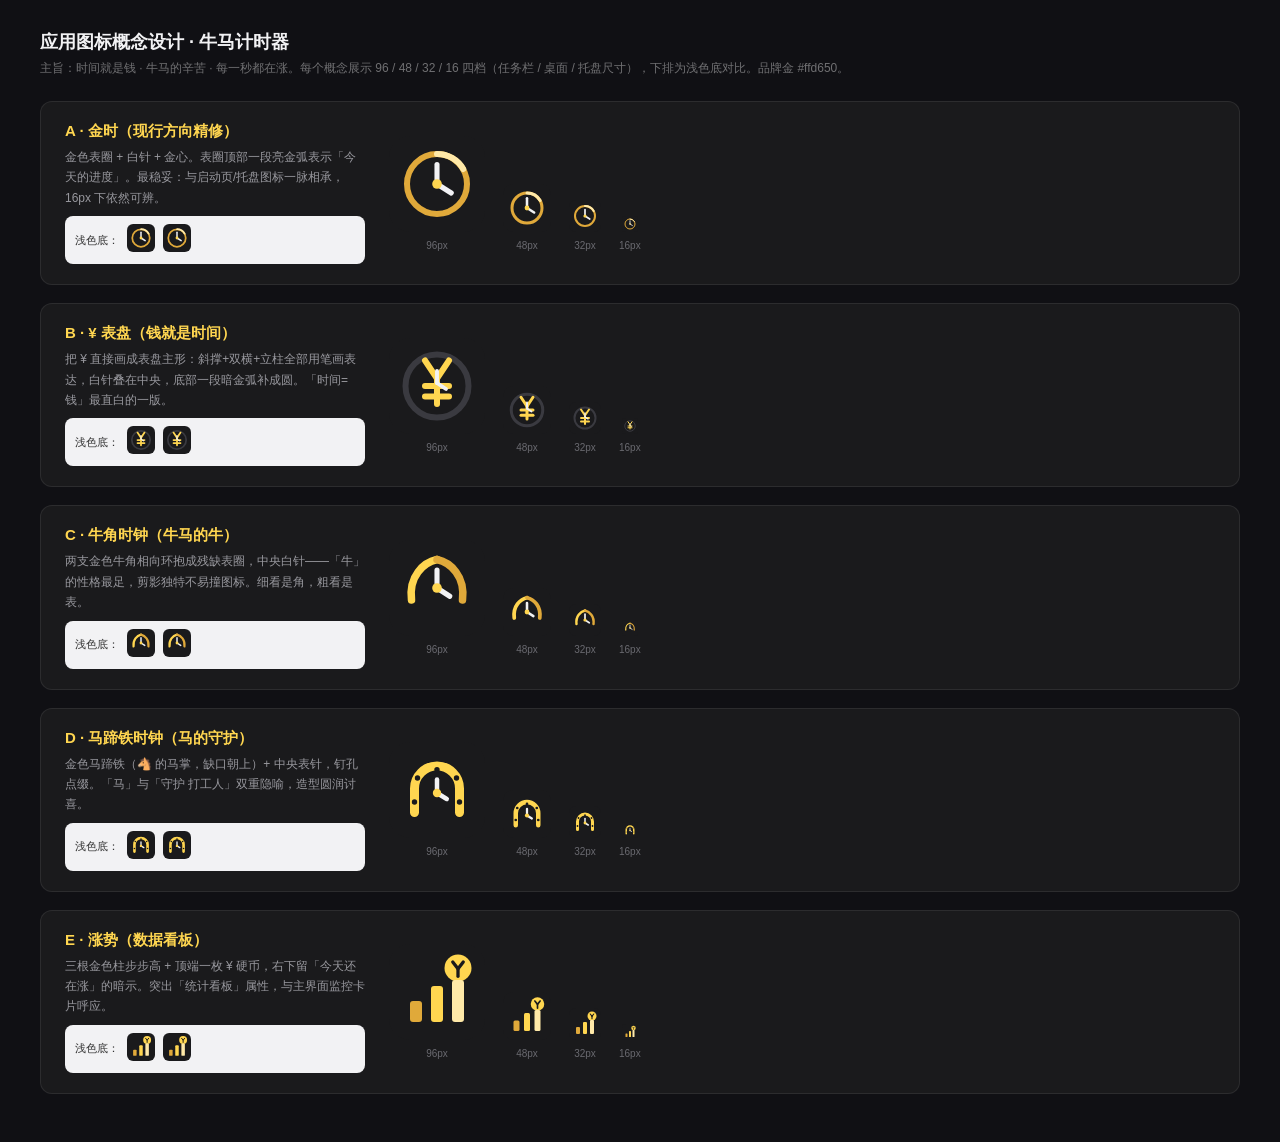
<file: docs/prototypes/2026-09-12-app-icons.html>
<!DOCTYPE html>
<html lang="zh-CN">
<head>
<meta charset="UTF-8" />
<title>原型 · 应用图标概念设计（评审用）</title>
<style>
  * { margin: 0; padding: 0; box-sizing: border-box; }
  body {
    background: #101014;
    min-height: 100vh;
    padding: 30px 40px;
    font-family: "Segoe UI", "Microsoft YaHei", sans-serif;
    color: #f2f2f4;
  }
  h1 { font-size: 18px; margin-bottom: 6px; }
  .note { font-size: 12px; color: rgba(255,255,255,.4); margin-bottom: 24px; }
  .concept {
    display: flex; align-items: center; gap: 24px;
    background: #1a1a1c; border: 1px solid rgba(255,255,255,.08);
    border-radius: 12px; padding: 20px 24px; margin-bottom: 18px;
  }
  .meta { width: 300px; flex-shrink: 0; }
  .meta .name { font-size: 15px; font-weight: 700; color: #ffd650; margin-bottom: 6px; }
  .meta .desc { font-size: 12px; color: #98989e; line-height: 1.7; }
  .sizes { display: flex; align-items: flex-end; gap: 18px; }
  .sz { display: flex; flex-direction: column; align-items: center; gap: 6px; }
  .sz span { font-size: 10px; color: #6a6a70; }
  .strip { display: flex; gap: 8px; align-items: center; background: #f2f2f4;
    border-radius: 8px; padding: 8px 10px; margin-top: 8px; }
</style>
</head>
<body>
<h1>应用图标概念设计 · 牛马计时器</h1>
<div class="note">主旨：时间就是钱 · 牛马的辛苦 · 每一秒都在涨。每个概念展示 96 / 48 / 32 / 16 四档（任务栏 / 桌面 / 托盘尺寸），下排为浅色底对比。品牌金 #ffd650。</div>

<!-- ============ 概念模板（SVG 由 JS 注入）============ -->
<div id="list"></div>

<script>
// ---- 概念 SVG 定义（64 视窗，深色圆角方底 + 金色主形）----
const CONCEPTS = [
  {
    name: "A · 金时（现行方向精修）",
    desc: "金色表圈 + 白针 + 金心。表圈顶部一段亮金弧表示「今天的进度」。最稳妥：与启动页/托盘图标一脉相承，16px 下依然可辨。",
    svg: `<rect width="64" height="64" rx="14" fill="#1a1a1c"/>
      <circle cx="32" cy="32" r="20" fill="none" stroke="#e0a93a" stroke-width="4"/>
      <path d="M32 12 A20 20 0 0 1 49.5 22" fill="none" stroke="#ffe9a8" stroke-width="4" stroke-linecap="round"/>
      <line x1="32" y1="32" x2="32" y2="19" stroke="#f2f2f4" stroke-width="3.4" stroke-linecap="round"/>
      <line x1="32" y1="32" x2="41.5" y2="38" stroke="#f2f2f4" stroke-width="3.4" stroke-linecap="round"/>
      <circle cx="32" cy="32" r="3.2" fill="#ffd650"/>`
  },
  {
    name: "B · ¥ 表盘（钱就是时间）",
    desc: "把 ¥ 直接画成表盘主形：斜撑+双横+立柱全部用笔画表达，白针叠在中央，底部一段暗金弧补成圆。「时间=钱」最直白的一版。",
    svg: `<rect width="64" height="64" rx="14" fill="#1a1a1c"/>
      <circle cx="32" cy="32" r="21" fill="none" stroke="#3a3a40" stroke-width="4"/>
      <g stroke="#ffd650" stroke-width="4" stroke-linecap="round" fill="none">
        <path d="M24 15 L32 27 L40 15"/>
        <line x1="32" y1="27" x2="32" y2="44"/>
        <line x1="24" y1="32" x2="40" y2="32"/>
        <line x1="24" y1="39" x2="40" y2="39"/>
      </g>
      <line x1="32" y1="30" x2="32" y2="22" stroke="#f2f2f4" stroke-width="2.6" stroke-linecap="round"/>
      <line x1="32" y1="30" x2="38" y2="34" stroke="#f2f2f4" stroke-width="2.6" stroke-linecap="round"/>`
  },
  {
    name: "C · 牛角时钟（牛马的牛）",
    desc: "两支金色牛角相向环抱成残缺表圈，中央白针——「牛」的性格最足，剪影独特不易撞图标。细看是角，粗看是表。",
    svg: `<rect width="64" height="64" rx="14" fill="#1a1a1c"/>
      <path d="M15 40 C13 24 23 15 32 13" fill="none" stroke="#ffd650" stroke-width="5" stroke-linecap="round"/>
      <path d="M49 40 C51 24 41 15 32 13" fill="none" stroke="#e0a93a" stroke-width="5" stroke-linecap="round"/>
      <line x1="32" y1="32" x2="32" y2="20" stroke="#f2f2f4" stroke-width="3.4" stroke-linecap="round"/>
      <line x1="32" y1="32" x2="40.5" y2="37.5" stroke="#f2f2f4" stroke-width="3.4" stroke-linecap="round"/>
      <circle cx="32" cy="32" r="3.2" fill="#ffd650"/>`
  },
  {
    name: "D · 马蹄铁时钟（马的守护）",
    desc: "金色马蹄铁（🐴 的马掌，缺口朝上）+ 中央表针，钉孔点缀。「马」与「守护 打工人」双重隐喻，造型圆润讨喜。",
    svg: `<rect width="64" height="64" rx="14" fill="#1a1a1c"/>
      <path d="M17 47 L17 31 A15 15 0 0 1 47 31 L47 47" fill="none" stroke="#ffd650" stroke-width="6" stroke-linecap="round"/>
      <circle cx="17" cy="40" r="1.8" fill="#1a1a1c"/>
      <circle cx="47" cy="40" r="1.8" fill="#1a1a1c"/>
      <circle cx="19" cy="24" r="1.8" fill="#1a1a1c"/>
      <circle cx="45" cy="24" r="1.8" fill="#1a1a1c"/>
      <circle cx="32" cy="18.5" r="1.8" fill="#1a1a1c"/>
      <line x1="32" y1="34" x2="32" y2="25" stroke="#f2f2f4" stroke-width="3" stroke-linecap="round"/>
      <line x1="32" y1="34" x2="38.5" y2="38" stroke="#f2f2f4" stroke-width="3" stroke-linecap="round"/>
      <circle cx="32" cy="34" r="2.8" fill="#ffd650"/>`
  },
  {
    name: "E · 涨势（数据看板）",
    desc: "三根金色柱步步高 + 顶端一枚 ¥ 硬币，右下留「今天还在涨」的暗示。突出「统计看板」属性，与主界面监控卡片呼应。",
    svg: `<rect width="64" height="64" rx="14" fill="#1a1a1c"/>
      <rect x="14" y="38" width="8" height="14" rx="2" fill="#e0a93a"/>
      <rect x="28" y="28" width="8" height="24" rx="2" fill="#ffd650"/>
      <circle cx="46" cy="16" r="9" fill="#ffd650"/>
      <g stroke="#1a1a1c" stroke-width="2.2" stroke-linecap="round" fill="none">
        <path d="M42.5 12 L46 16.5 L49.5 12"/>
        <line x1="46" y1="16.5" x2="46" y2="21.5"/>
      </g>
      <rect x="42" y="24" width="8" height="28" rx="2" fill="#ffe9a8"/>`
  },
];

const list = document.getElementById("list");
CONCEPTS.forEach((c, i) => {
  const wrap = document.createElement("div");
  wrap.className = "concept";
  const svg = `<svg viewBox="0 0 64 64" xmlns="http://www.w3.org/2000/svg">${c.svg}</svg>`;
  wrap.innerHTML = `
    <div class="meta">
      <div class="name">${c.name}</div>
      <div class="desc">${c.desc}</div>
      <div class="strip"><span style="font-size:11px;color:#333">浅色底：</span>
        <span class="lt">${svg}</span><span class="lt">${svg}</span>
      </div>
    </div>
    <div class="sizes">
      ${[96, 48, 32, 16].map((s) => `<div class="sz"><span style="width:${s}px;display:block">${svg.replace("<svg ", `<svg width="${s}" height="${s}" `)}</span><span>${s}px</span></div>`).join("")}
    </div>`;
  list.appendChild(wrap);
  // 浅色底里的图标换浅色描边版本？直接原样展示（深底图标在浅底上的真实观感）
  wrap.querySelectorAll(".lt svg").forEach((el) => { el.setAttribute("width", "28"); el.setAttribute("height", "28"); });
});
</script>
</body>
</html>
</file>
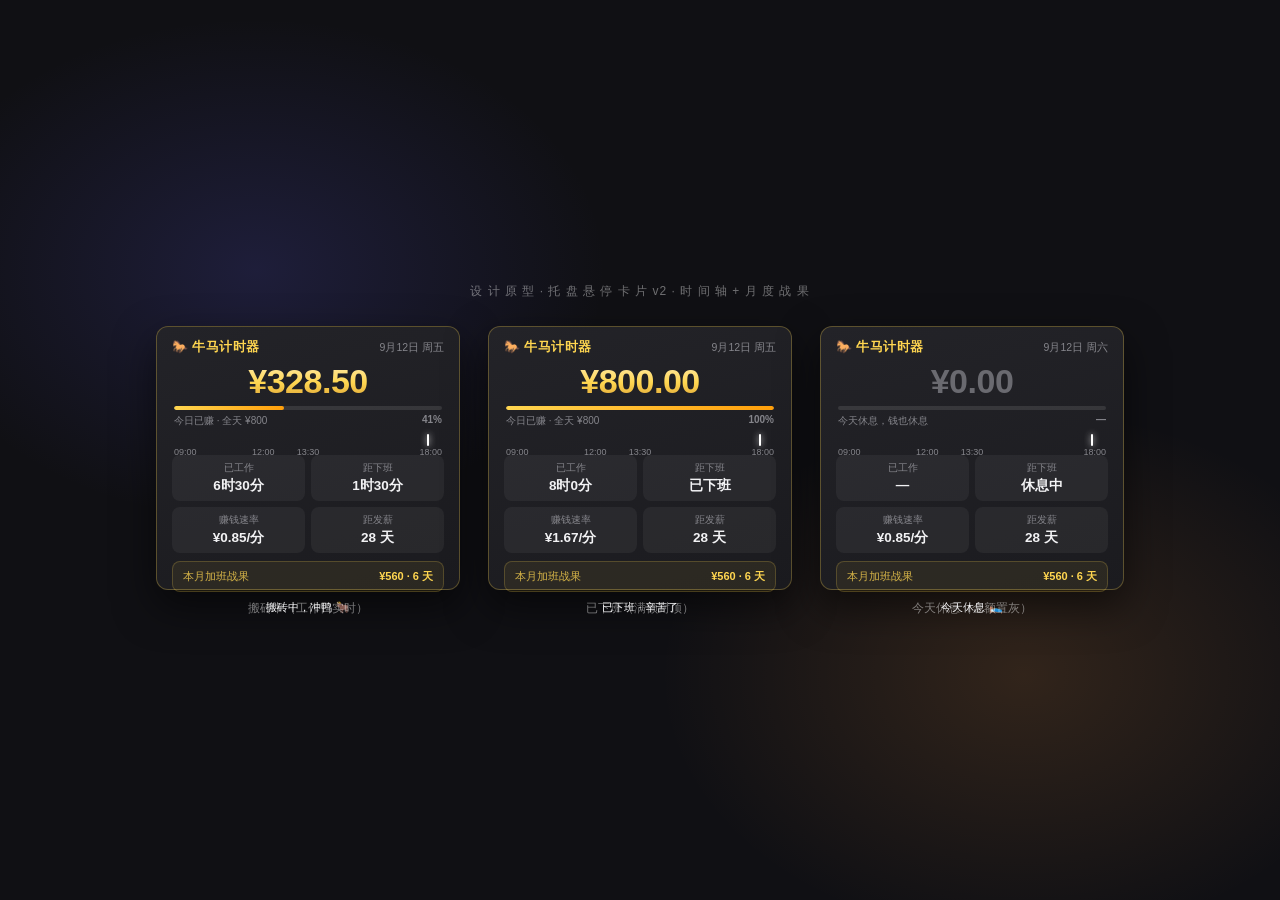
<file: docs/prototypes/2026-09-12-hover-card.html>
<!DOCTYPE html>
<html lang="zh-CN">
<head>
<meta charset="UTF-8" />
<title>原型 · 托盘悬停卡片改版（评审用，非最终代码）</title>
<style>
  * { margin: 0; padding: 0; box-sizing: border-box; }
  body {
    background:
      radial-gradient(500px 360px at 20% 30%, rgba(94,92,230,.18), transparent 70%),
      radial-gradient(520px 380px at 80% 75%, rgba(255,159,67,.14), transparent 70%),
      #101014;
    min-height: 100vh;
    display: flex; flex-direction: column; align-items: center; justify-content: center;
    gap: 26px; padding: 30px;
    font-family: "Segoe UI Variable Text", "Segoe UI", "Microsoft YaHei", "PingFang SC", sans-serif;
    color: #f2f2f4;
  }
  .note { font-size: 12px; color: rgba(255,255,255,.4); letter-spacing: 1px; }
  .row { display: flex; gap: 28px; flex-wrap: wrap; justify-content: center; }
  .demo { display: flex; flex-direction: column; align-items: center; gap: 10px; }
  .demo .tag { font-size: 12px; color: rgba(255,255,255,.45); }

  /* ===== 悬停卡片本体（304×224，与真实窗口内容区一致）===== */
  .card {
    width: 304px; height: 264px;
    border-radius: 12px;
    padding: 12px 15px 10px;
    background: linear-gradient(165deg, #232328 0%, #1b1b1f 100%);
    border: 1px solid rgba(255, 214, 80, 0.28);
    box-shadow: 0 16px 40px rgba(0, 0, 0, 0.55);
    display: flex; flex-direction: column; gap: 8px;
    -webkit-font-smoothing: antialiased; user-select: none;
  }
  .head { display: flex; justify-content: space-between; align-items: baseline; }
  .title { font-size: 12.5px; font-weight: 700; color: #ffd650; letter-spacing: 0.5px; }
  .date { font-size: 10.5px; color: #85858b; font-variant-numeric: tabular-nums; }

  .hero { text-align: center; margin: 0 0 2px; }
  .amount {
    font-size: 34px; font-weight: 700; line-height: 1;
    letter-spacing: -0.5px; font-variant-numeric: tabular-nums;
    background: linear-gradient(180deg, #ffe9a8 0%, #ffd650 55%, #e0a93a 100%);
    -webkit-background-clip: text; background-clip: text;
    -webkit-text-fill-color: transparent;
  }
  .rest .amount {
    background: none; -webkit-text-fill-color: #6a6a70;
  }

  .lp { margin: -2px 2px 2px; }
  .lp-track { height: 4px; border-radius: 2px; background: rgba(255,255,255,.10); overflow: hidden; }
  .lp-fill { height: 100%; width: 41%; border-radius: 2px;
    background: linear-gradient(90deg, #ffd650, #ff9f0a);
    transition: width 0.5s ease; }
  .lp-cap { display: flex; justify-content: space-between; font-size: 10px; color: #85858b; margin-top: 4px;
    font-variant-numeric: tabular-nums; }

  .grid { display: grid; grid-template-columns: 1fr 1fr; gap: 6px; }
  .grid div {
    background: rgba(255,255,255,.05); border-radius: 8px;
    padding: 6px 4px; text-align: center;
  }
  .grid span { display: block; font-size: 10px; color: #85858b; margin-bottom: 2px; }
  .grid b { display: block; font-size: 13.5px; font-weight: 600; color: #f2f2f4;
    font-variant-numeric: tabular-nums; white-space: nowrap; }

  /* 今日时间轴：上班/午休/下班分段 + 「现在」指针 */
  .taxis { position: relative; height: 8px; border-radius: 4px; overflow: visible;
    background: rgba(255,255,255,.08); margin: -2px 2px 0; }
  .tseg { height: 100%; }
  .tseg.done { background: linear-gradient(90deg, #ff9f0a, #ffd650); }
  .tseg.rest { background: repeating-linear-gradient(45deg, rgba(255,255,255,.12) 0 3px, transparent 3px 7px); }
  .tnow { position: absolute; top: -2px; width: 2px; height: 12px; background: #fff;
    border-radius: 1px; box-shadow: 0 0 6px rgba(255,255,255,.9); }
  .tlabels { position: relative; height: 12px; margin: 3px 2px 0; font-size: 9px; color: #85858b; }
  .tlabels span { position: absolute; transform: translateX(-50%); }
  .tlabels span:first-child { transform: none; }
  .tlabels span:last-child { transform: translateX(-100%); }

  /* 本月加班战果行：汗水换来的钱，一行带过 */
  .otrow { display: flex; align-items: center; gap: 8px; padding: 7px 10px;
    background: rgba(255, 214, 80, 0.07); border: 1px solid rgba(255, 214, 80, 0.2);
    border-radius: 8px; font-size: 11px; }
  .otrow .k { color: rgba(255, 214, 80, 0.8); }
  .otrow .v { margin-left: auto; color: #ffd650; font-weight: 600; font-variant-numeric: tabular-nums; }

  .foot { margin-top: auto; text-align: center; font-size: 11px; display: flex;
    align-items: center; justify-content: center; gap: 6px; }
  .dot { width: 6px; height: 6px; border-radius: 50%; flex-shrink: 0; }
  .foot.work { color: #32d74b; }
  .foot.work .dot { background: #32d74b; box-shadow: 0 0 6px rgba(50,215,75,.6); }
  .foot.off { color: #ffd650; }
  .foot.off .dot { background: #ffd650; }
  .foot.rest { color: #85858b; }
  .foot.rest .dot { background: #6a6a70; }
</style>
</head>
<body>
<div class="note">设 计 原 型 · 托 盘 悬 停 卡 片 v2 · 时 间 轴 + 月 度 战 果</div>
<div class="row">

  <!-- 状态一：搬砖中 -->
  <div class="demo">
    <div class="card">
      <div class="head"><span class="title">🐎 牛马计时器</span><span class="date">9月12日 周五</span></div>
      <div class="hero">
        <div class="amount">¥328.50</div>
      </div>
      <div class="lp">
        <div class="lp-track"><div class="lp-fill" style="width:41%"></div></div>
        <div class="lp-cap"><span>今日已赚 · 全天 ¥800</span><b>41%</b></div>
      </div>
      <div class="taxis">
        <div class="tseg done" style="width:33.3%"></div>
        <div class="tseg rest" style="width:16.7%"></div>
        <div class="tseg done" style="width:44.4%"></div>
        <div class="tseg" style="width:5.6%"></div>
        <div class="tnow" style="left:94.4%"></div>
      </div>
      <div class="tlabels">
        <span style="left:0">09:00</span><span style="left:33.3%">12:00</span>
        <span style="left:50%">13:30</span><span style="left:100%">18:00</span>
      </div>
      <div class="grid">
        <div><span>已工作</span><b>6时30分</b></div>
        <div><span>距下班</span><b>1时30分</b></div>
        <div><span>赚钱速率</span><b>¥0.85/分</b></div>
        <div><span>距发薪</span><b>28 天</b></div>
      </div>
      <div class="otrow"><span class="k">本月加班战果</span><span class="v">¥560 · 6 天</span></div>
      <div class="foot work><i class="dot"></i>搬砖中，冲鸭 🐂</div>
    </div>
    <div class="tag">搬砖中（工作日实时）</div>
  </div>

  <!-- 状态二：已下班 -->
  <div class="demo">
    <div class="card">
      <div class="head"><span class="title">🐎 牛马计时器</span><span class="date">9月12日 周五</span></div>
      <div class="hero">
        <div class="amount">¥800.00</div>
      </div>
      <div class="lp">
        <div class="lp-track"><div class="lp-fill" style="width:100%"></div></div>
        <div class="lp-cap"><span>今日已赚 · 全天 ¥800</span><b>100%</b></div>
      </div>
      <div class="taxis">
        <div class="tseg done" style="width:33.3%"></div>
        <div class="tseg rest" style="width:16.7%"></div>
        <div class="tseg done" style="width:44.4%"></div>
        <div class="tseg" style="width:5.6%"></div>
        <div class="tnow" style="left:94.4%"></div>
      </div>
      <div class="tlabels">
        <span style="left:0">09:00</span><span style="left:33.3%">12:00</span>
        <span style="left:50%">13:30</span><span style="left:100%">18:00</span>
      </div>
      <div class="grid">
        <div><span>已工作</span><b>8时0分</b></div>
        <div><span>距下班</span><b>已下班</b></div>
        <div><span>赚钱速率</span><b>¥1.67/分</b></div>
        <div><span>距发薪</span><b>28 天</b></div>
      </div>
      <div class="otrow"><span class="k">本月加班战果</span><span class="v">¥560 · 6 天</span></div>
      <div class="foot off><i class="dot"></i>已下班 · 辛苦了</div>
    </div>
    <div class="tag">已下班（满额封顶）</div>
  </div>

  <!-- 状态三：今天休息 -->
  <div class="demo">
    <div class="card rest">
      <div class="head"><span class="title">🐎 牛马计时器</span><span class="date">9月12日 周六</span></div>
      <div class="hero">
        <div class="amount">¥0.00</div>
      </div>
      <div class="lp">
        <div class="lp-track"><div class="lp-fill" style="width:0%"></div></div>
        <div class="lp-cap"><span>今天休息，钱也休息</span><b>—</b></div>
      </div>
      <div class="taxis">
        <div class="tseg done" style="width:33.3%"></div>
        <div class="tseg rest" style="width:16.7%"></div>
        <div class="tseg done" style="width:44.4%"></div>
        <div class="tseg" style="width:5.6%"></div>
        <div class="tnow" style="left:94.4%"></div>
      </div>
      <div class="tlabels">
        <span style="left:0">09:00</span><span style="left:33.3%">12:00</span>
        <span style="left:50%">13:30</span><span style="left:100%">18:00</span>
      </div>
      <div class="grid">
        <div><span>已工作</span><b>—</b></div>
        <div><span>距下班</span><b>休息中</b></div>
        <div><span>赚钱速率</span><b>¥0.85/分</b></div>
        <div><span>距发薪</span><b>28 天</b></div>
      </div>
      <div class="otrow"><span class="k">本月加班战果</span><span class="v">¥560 · 6 天</span></div>
      <div class="foot rest><i class="dot"></i>今天休息 🛌</div>
    </div>
    <div class="tag">今天休息（金额置灰）</div>
  </div>

</div>
</body>
</html>
</file>
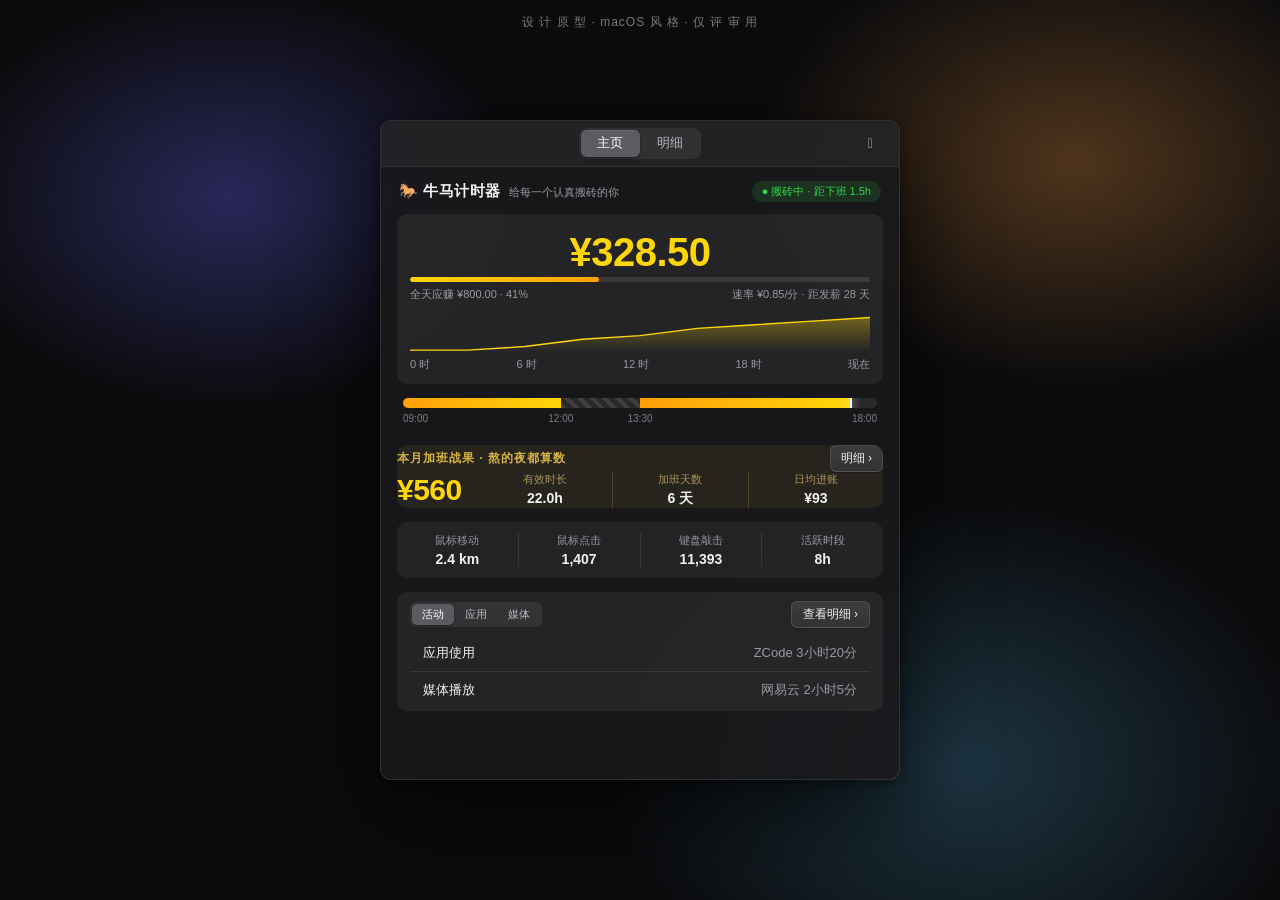
<file: docs/prototypes/2026-09-12-macos-style.html>
<!DOCTYPE html>
<html lang="zh-CN">
<head>
<meta charset="UTF-8" />
<title>原型 · macOS 风格（评审用，非最终代码）</title>
<style>
  * { box-sizing: border-box; margin: 0; padding: 0; }
  html, body { height: 100%; }
  body {
    /* 页面背景放彩色光斑，用于演示 mac 毛玻璃材质的「透」 */
    background:
      radial-gradient(420px 300px at 18% 22%, rgba(94,92,230,.35), transparent 70%),
      radial-gradient(460px 320px at 84% 18%, rgba(255,159,67,.28), transparent 70%),
      radial-gradient(500px 380px at 75% 85%, rgba(90,200,250,.22), transparent 70%),
      #0b0b0d;
    display: flex; align-items: center; justify-content: center;
    font-family: "SF Pro Text", "SF Pro Display", -apple-system, "Segoe UI Variable Text", "Segoe UI", "Microsoft YaHei", sans-serif;
    color: #f2f2f4;
    padding: 24px;
  }
  .note {
    position: fixed; top: 14px; left: 50%; transform: translateX(-50%);
    font-size: 12px; color: rgba(255,255,255,.45); letter-spacing: 1px;
  }
  .win {
    width: 520px; height: 660px;
    background: rgba(26,26,28,.92);
    border: 1px solid rgba(255,255,255,.10);
    border-radius: 11px;
    box-shadow: 0 30px 90px rgba(0,0,0,.65), 0 2px 10px rgba(0,0,0,.4);
    display: flex; flex-direction: column;
    overflow: hidden;
  }

  /* ====== 工具栏（mac 风格，无假红绿灯；真实程序保留 Windows 原生标题栏）====== */
  .toolbar {
    flex-shrink: 0;
    display: grid; grid-template-columns: 1fr auto 1fr; align-items: center;
    height: 46px; padding: 0 14px;
    background: rgba(44,44,46,.55);
    backdrop-filter: blur(24px) saturate(1.4);
    border-bottom: 1px solid rgba(255,255,255,.08);
  }

  /* macOS 分段控件：轨道半透明，选中块是「凸起」的浅灰键帽 */
  .seg {
    display: flex;
    background: rgba(255,255,255,.07);
    border-radius: 8px; padding: 2px; gap: 1px;
  }
  .seg button {
    border: none; background: transparent;
    color: #b8b8be; font-size: 12.5px; font-family: inherit;
    padding: 5px 16px; border-radius: 6px;
    cursor: pointer; letter-spacing: .3px;
    transition: background .12s, color .12s;
  }
  .seg button:hover { color: #e8e8ec; }
  .seg button.active {
    background: #5b5b60;
    color: #fff;
    box-shadow: 0 1px 3px rgba(0,0,0,.45), inset 0 .5px 0 rgba(255,255,255,.18);
  }
  .gear {
    justify-self: end;
    width: 30px; height: 26px;
    border: none; border-radius: 6px;
    background: transparent; color: #b8b8be;
    font-family: "Segoe Fluent Icons", "Segoe MDL2 Assets"; font-size: 14px;
    cursor: pointer;
    transition: background .12s, color .12s;
  }
  .gear:hover { background: rgba(255,255,255,.08); color: #fff; }
  .gear.active { background: rgba(255,214,10,.18); color: #ffd60a; }

  /* 明细二级分段条（仅明细视图出现，同样 mac 凸起式） */
  /* 明细翻页器：‹ 页名 › + 圆点直达（取代二级 tab 行） */
  .subnav {
    flex-shrink: 0;
    text-align: center;
    padding: 8px 16px 0;
    background: rgba(26,26,28,.92);
  }
  .subnav.hidden { display: none; }
  .pg-row { display: flex; align-items: center; justify-content: center; gap: 14px; }
  .pg-btn {
    width: 28px; height: 26px;
    border: none; border-radius: 6px;
    background: transparent; color: #b8b8be;
    font-size: 15px; font-family: inherit; cursor: pointer;
    transition: background .12s, color .12s;
  }
  .pg-btn:hover { background: rgba(255,255,255,.08); color: #fff; }
  .pg-name { font-size: 14px; font-weight: 700; min-width: 110px; }
  .pg-dots { display: flex; justify-content: center; gap: 8px; margin: 7px 0 2px; }
  .pg-dot {
    width: 7px; height: 7px; border-radius: 50%;
    border: none; padding: 0;
    background: rgba(255,255,255,.22); cursor: pointer;
    transition: background .12s, transform .12s;
  }
  .pg-dot:hover { background: rgba(255,255,255,.45); transform: scale(1.3); }
  .pg-dot.active { background: #ffd60a; }

  /* ====== 内容区：macOS 内嵌分组列表风格 ====== */
  .stage { flex: 1; min-height: 0; position: relative; }
  .view {
    position: absolute; inset: 0;
    overflow-y: auto;
    padding: 12px 16px 18px;
    display: none;
    animation: fadein .18s ease;
  }
  .view.on { display: block; }
  @keyframes fadein { from { opacity: 0; transform: translateY(4px); } to { opacity: 1; transform: none; } }
  .view::-webkit-scrollbar { width: 8px; }
  .view::-webkit-scrollbar-thumb { background: rgba(255,255,255,.18); border-radius: 4px; border: 2px solid transparent; background-clip: content-box; }

  /* mac 分组：圆角容器 + 组外小灰标题 + 行内发丝分隔线 */
  .grp { background: rgba(255,255,255,.055); border-radius: 10px; margin-bottom: 14px; overflow: hidden; }
  .grp-h { font-size: 12px; color: #98989e; margin: 2px 4px 6px; }
  .row {
    display: flex; align-items: center; gap: 10px;
    min-height: 40px; padding: 0 13px;
  }
  .row + .row { border-top: .5px solid rgba(255,255,255,.09); }
  .row .lbl { font-size: 13px; }
  .row .val { margin-left: auto; font-size: 13px; color: #98989e; }
  .row .num { font-variant-numeric: tabular-nums; }

  /* 大数字 hero：mac 偏好大号 tabular 数字 + 下方进度条 */
  .big {
    font-size: 40px; font-weight: 700; text-align: center;
    color: #ffd60a; letter-spacing: -.5px;
    font-variant-numeric: tabular-nums;
    padding: 10px 0 2px;
  }
  .lp-track { height: 5px; background: rgba(255,255,255,.10); border-radius: 3px; overflow: hidden; }
  .lp-fill { height: 100%; width: 41%; background: linear-gradient(90deg, #ffd60a, #ff9f0a); border-radius: 3px; }
  .lp-cap { display: flex; justify-content: space-between; font-size: 11px; color: #98989e; padding-top: 5px; }

  /* 四格指标：mac 风格用分组行而非网格小卡 */
  .stat-row { display: flex; }
  .stat-row .row { flex: 1; }
  .stat-row .row + .row { border-top: none; border-left: .5px solid rgba(255,255,255,.09); }
  .stat-row .k { font-size: 11px; color: #98989e; }
  .stat-row .v { font-size: 15px; font-weight: 600; font-variant-numeric: tabular-nums; }

  /* 监控三合一头部 */
  .mon-head { display: flex; align-items: center; gap: 8px; padding: 8px 13px; }
  .mon-head .grp-h { margin: 0; }
  .mon-seg { display: flex; background: rgba(255,255,255,.07); border-radius: 6px; padding: 2px; gap: 1px; }
  .mon-seg button { border: none; background: transparent; color: #b8b8be; font-size: 11px; padding: 3px 10px; border-radius: 5px; cursor: pointer; font-family: inherit; }
  .mon-seg button.active { background: #5b5b60; color: #fff; box-shadow: 0 1px 2px rgba(0,0,0,.4); }
  .mon-head .macbtn { margin-left: auto; }

  /* mac 按钮系统 */
  .macbtn {
    border: 1px solid rgba(255,255,255,.12);
    background: linear-gradient(180deg, #3d3d40, #323234);
    color: #f2f2f4; font-size: 12px; font-family: inherit;
    padding: 4px 11px; border-radius: 6px; cursor: pointer;
    box-shadow: 0 1px 1px rgba(0,0,0,.3);
  }
  .macbtn:hover { background: linear-gradient(180deg, #464649, #3a3a3d); }
  .macbtn.primary { background: #ffd60a; border-color: transparent; color: #1a1a1c; font-weight: 600; }
  .macbtn.primary:hover { background: #ffdf3d; }

  /* 月/日导航 */
  .mnav { display: flex; align-items: center; justify-content: center; gap: 12px; margin: 2px 0 12px; }
  .mnav .lbl { font-size: 13px; font-weight: 600; }

  /* 表格：发丝线 + tabular 数字 */
  table { width: 100%; border-collapse: collapse; font-size: 12.5px; }
  th { color: #98989e; font-weight: 500; text-align: left; padding: 7px 13px; font-size: 11px; }
  td { padding: 8px 13px; font-variant-numeric: tabular-nums; }
  tr + tr td { border-top: .5px solid rgba(255,255,255,.09); }

  /* 柱状图 */
  .chart { display: flex; align-items: flex-end; gap: 3px; height: 110px; padding: 6px 4px 0; }
  .chart i { flex: 1; background: rgba(255,255,255,.22); border-radius: 2px 2px 0 0; min-height: 2px; }
  .chart i.hot { background: #ffd60a; }
  .axis { display: flex; justify-content: space-between; font-size: 10px; color: #7c7c82; margin-top: 5px; padding: 0 4px; }

  /* 应用列表行：圆形首字图标（mac 无圆角方图习惯用圆形/圆角方形） */
  .ico { width: 26px; height: 26px; border-radius: 7px; background: rgba(255,255,255,.10); color: #cfcfd4; display: flex; align-items: center; justify-content: center; font-size: 12px; flex-shrink: 0; }
  .row .name { font-size: 13px; width: 84px; overflow: hidden; text-overflow: ellipsis; white-space: nowrap; }
  .bar { flex: 1; height: 5px; background: rgba(255,255,255,.10); border-radius: 3px; overflow: hidden; }
  .bar i { display: block; height: 100%; background: #0a84ff; border-radius: 3px; }
  .row .dur { font-size: 12px; color: #98989e; width: 62px; text-align: right; font-variant-numeric: tabular-nums; }

  /* sparkline 走势区 */
  .spark { margin-top: 10px; }
  .spark svg { display: block; width: 100%; height: 40px; }

  /* Weather 式横排小格：纯文字数字，发丝线分隔（安静的数据形态） */
  .strip { display: flex; background: rgba(255,255,255,.05); border-radius: 10px; padding: 11px 0; margin-bottom: 14px; }
  .strip .cell { flex: 1; text-align: center; }
  .strip .cell + .cell { border-left: .5px solid rgba(255,255,255,.09); }
  .strip .k { font-size: 11px; color: #98989e; }
  .strip .v { font-size: 14px; font-weight: 600; font-variant-numeric: tabular-nums; margin-top: 3px; }

  /* 单行汇总（本月战果）：裸行，不装盒子 */
  .monthrow {
    display: flex; align-items: center; gap: 10px;
    padding: 2px 4px 14px; font-size: 12.5px; color: #98989e;
  }
  .monthrow b { color: #e8e8ec; font-weight: 600; font-variant-numeric: tabular-nums; }
  .monthrow .macbtn { margin-left: auto; }

  /* 裸时间轴：不装盒子，极轻地存在 */
  .bare-taxis { padding: 0 6px; margin-bottom: 16px; }

  /* 品牌行：小而精，右侧动态状态徽章（牛马文学 tagline 的落点） */
  .brandrow { display: flex; align-items: center; margin: 2px 2px 12px; }
  .brand { font-size: 15px; font-weight: 700; letter-spacing: .5px; }
  .brand .sub { font-size: 11px; color: #98989e; font-weight: 400; margin-left: 8px; letter-spacing: 0; }
  .badge {
    margin-left: auto; font-size: 11px; padding: 3px 10px; border-radius: 20px;
    background: rgba(50,205,75,.14); color: #32d74b;
  }
  .badge.off { background: rgba(255,255,255,.08); color: #98989e; }

  /* 今日时间轴：上班/午休/下班分段 + 白色「现在」指针 */
  .taxis { display: flex; height: 10px; border-radius: 5px; overflow: hidden; background: rgba(255,255,255,.08); position: relative; }
  .tseg { height: 100%; }
  .tseg.done { background: linear-gradient(90deg, #ff9f0a, #ffd60a); }
  .tseg.rest { background: repeating-linear-gradient(45deg, rgba(255,255,255,.10) 0 4px, transparent 4px 9px); }
  .tnow { position: absolute; top: -3px; width: 2px; height: 16px; background: #fff; border-radius: 1px; box-shadow: 0 0 8px rgba(255,255,255,.9); }
  .tlabels { position: relative; height: 16px; margin-top: 5px; font-size: 10px; color: #7c7c82; }
  .tlabels span { position: absolute; transform: translateX(-50%); }
  .tlabels span:first-child { transform: none; }
  .tlabels span:last-child { transform: translateX(-100%); }

  /* 本月加班战果：金色卡（全页唯一的第二强调位） */
  .grp.otc {
    background: rgba(255, 214, 80, 0.07);
    border-color: rgba(255, 214, 80, 0.22);
    gap: 8px;
  }
  .otc-head { display: flex; align-items: center; }
  .otc-title { font-size: 12px; color: rgba(255, 214, 80, 0.8); font-weight: 600; letter-spacing: 1px; }
  .otc-head .macbtn { margin-left: auto; font-size: 12px; padding: 4px 10px; }
  .otc-body { display: flex; align-items: center; gap: 16px; }
  .otc-amount {
    font-size: 30px; font-weight: 700; color: #ffd60a;
    letter-spacing: -0.5px; white-space: nowrap; font-variant-numeric: tabular-nums;
  }
  .otc-meta { flex: 1; display: flex; }
  .otc-meta .cell { flex: 1; text-align: center; }
  .otc-meta .cell + .cell { border-left: 0.5px solid rgba(255, 214, 80, 0.18); }
  .otc-meta .k { font-size: 11px; color: #a8925c; }
  .otc-meta .v { font-size: 14px; font-weight: 600; margin-top: 3px; font-variant-numeric: tabular-nums; }

  /* mac 开关：绿色系统色 */
  .sw { width: 38px; height: 22px; border-radius: 11px; background: rgba(255,255,255,.16); position: relative; cursor: pointer; transition: background .15s; flex-shrink: 0; }
  .sw.on { background: #32d74b; }
  .sw::after { content: ""; position: absolute; top: 2px; left: 2px; width: 18px; height: 18px; border-radius: 50%; background: #fff; box-shadow: 0 1px 2px rgba(0,0,0,.35); transition: left .15s; }
  .sw.on::after { left: 18px; }

  /* 输入框：内嵌深色 + 金色聚焦环 */
  .fld { display: flex; flex-direction: column; gap: 5px; font-size: 12px; color: #98989e; }
  .fld input, .fld select {
    background: rgba(255,255,255,.06); border: .5px solid rgba(255,255,255,.12); color: #f2f2f4;
    border-radius: 6px; padding: 6px 9px; font-size: 13px; font-family: inherit; outline: none;
  }
  .fld input:focus { box-shadow: 0 0 0 3px rgba(255,214,10,.28); border-color: rgba(255,214,10,.6); }
  .fld-grid { display: grid; grid-template-columns: 1fr 1fr; gap: 10px; padding: 10px 13px; }
</style>
</head>
<body>
<div class="note">设 计 原 型 · macOS 风 格 · 仅 评 审 用</div>

<div class="win">
  <!-- 工具栏：分段控件居中 + ⚙ 设置（无红绿灯，Windows 原生标题栏在真实程序中保留） -->
  <div class="toolbar">
    <div></div>
    <div class="seg" id="seg">
      <button data-v="main" class="active">主页</button>
      <button data-v="detail">明细</button>
    </div>
    <button class="gear" id="gearBtn" title="设置">&#xE713;</button>
  </div>
  <div class="subnav hidden" id="subnav">
    <div class="pg-row">
      <button class="pg-btn" id="pgPrev">‹</button>
      <span class="pg-name" id="pgName">加班明细</span>
      <button class="pg-btn" id="pgNext">›</button>
    </div>
    <div class="pg-dots">
      <button class="pg-dot" data-v="ot" title="加班明细"></button>
      <button class="pg-dot" data-v="act" title="键鼠明细"></button>
      <button class="pg-dot" data-v="app" title="应用明细"></button>
      <button class="pg-dot" data-v="audio" title="媒体明细"></button>
    </div>
  </div>

  <div class="stage">

    <!-- 主页 v5：唯一焦点 hero + 裸时间轴 + 安静数据条 + 单行战果 + 监控入口 -->
    <div class="view on" id="v-main">
      <div class="brandrow">
        <div class="brand">🐎 牛马计时器<span class="sub">给每一个认真搬砖的你</span></div>
        <span class="badge">● 搬砖中 · 距下班 1.5h</span>
      </div>

      <!-- 全页唯一视觉焦点：大数字 + 细进度 + 走势 -->
      <div class="grp" style="padding:6px 13px 12px">
        <div class="big">¥328.50</div>
        <div class="lp-track"><div class="lp-fill"></div></div>
        <div class="lp-cap"><span>全天应赚 ¥800.00 · 41%</span><span>速率 ¥0.85/分 · 距发薪 28 天</span></div>
        <div class="spark" aria-hidden="true">
          <svg viewBox="0 0 440 44" preserveAspectRatio="none">
            <defs>
              <linearGradient id="sg" x1="0" y1="0" x2="0" y2="1">
                <stop offset="0" stop-color="#ffd60a" stop-opacity=".35"/>
                <stop offset="1" stop-color="#ffd60a" stop-opacity="0"/>
              </linearGradient>
            </defs>
            <path d="M0,44 L0,42 L55,42 L110,38 L165,30 L220,26 L275,18 L330,14 L385,10 L440,6 L440,44 Z" fill="url(#sg)"/>
            <path d="M0,42 L55,42 L110,38 L165,30 L220,26 L275,18 L330,14 L385,10 L440,6" fill="none" stroke="#ffd60a" stroke-width="1.5"/>
          </svg>
        </div>
        <div class="lp-cap"><span>0 时</span><span>6 时</span><span>12 时</span><span>18 时</span><span>现在</span></div>
      </div>

      <!-- 时间轴：裸条不装盒，极轻地存在 -->
      <div class="bare-taxis">
        <div class="taxis">
          <div class="tseg done" style="width:33.3%"></div>
          <div class="tseg rest" style="width:16.7%"></div>
          <div class="tseg done" style="width:44.4%"></div>
          <div class="tseg" style="width:5.6%"></div>
          <div class="tnow" style="left:94.4%"></div>
        </div>
        <div class="tlabels">
          <span style="left:0">09:00</span><span style="left:33.3%">12:00</span>
          <span style="left:50%">13:30</span><span style="left:100%">18:00</span>
        </div>
      </div>

      <!-- 本月加班战果：金色卡（与真实 app 同构），放在辛苦数据之上 -->
      <div class="grp otc">
        <div class="otc-head">
          <span class="otc-title">本月加班战果 · 熬的夜都算数</span>
          <button class="macbtn">明细 ›</button>
        </div>
        <div class="otc-body">
          <div class="otc-amount">¥560</div>
          <div class="otc-meta">
            <div class="cell"><div class="k">有效时长</div><div class="v">22.0h</div></div>
            <div class="cell"><div class="k">加班天数</div><div class="v">6 天</div></div>
            <div class="cell"><div class="k">日均进账</div><div class="v">¥93</div></div>
          </div>
        </div>
      </div>

      <!-- 辛苦数据：Weather 式一行四格，纯文字，安静 -->
      <div class="strip">
        <div class="cell" title="约等于绕操场 6 圈"><div class="k">鼠标移动</div><div class="v">2.4 km</div></div>
        <div class="cell"><div class="k">鼠标点击</div><div class="v">1,407</div></div>
        <div class="cell"><div class="k">键盘敲击</div><div class="v">11,393</div></div>
        <div class="cell"><div class="k">活跃时段</div><div class="v">8h</div></div>
      </div>

      <!-- 监控入口：页尾唯一卡片 -->
      <div class="grp" style="padding:2px 13px 4px">
        <div class="mon-head" style="padding:7px 0">
          <div class="mon-seg"><button class="active">活动</button><button>应用</button><button>媒体</button></div>
          <button class="macbtn mon-detail">查看明细 ›</button>
        </div>
        <div class="row" style="border-top:none;min-height:36px"><span class="lbl">应用使用</span><span class="val num">ZCode 3小时20分</span></div>
        <div class="row" style="min-height:36px"><span class="lbl">媒体播放</span><span class="val num">网易云 2小时5分</span></div>
      </div>
    </div>

    <!-- 加班明细 -->
    <div class="view" id="v-ot">
      <div class="mnav"><button class="macbtn">‹</button><span class="lbl">2026 年 9 月</span><button class="macbtn">›</button></div>
      <div style="text-align:center;font-size:12px;color:#98989e;margin-bottom:10px">合计 ¥560 · 22.0 小时 · 6 天</div>
      <div class="grp">
        <table>
          <tr><th>日期</th><th>下班</th><th>有效</th><th>加班费</th><th>饭补</th><th>合计</th><th>来源</th><th>操作</th></tr>
          <tr><td>09-11</td><td>次日 01:30</td><td>7.5h</td><td>¥150</td><td>¥20</td><td>¥170</td><td style="color:#ffd60a;font-weight:600">手动</td><td><button class="macbtn" style="padding:2px 8px;font-size:11px">编辑</button> <button class="macbtn" style="padding:2px 8px;font-size:11px;color:#ff8a8a">删除</button></td></tr>
          <tr><td>09-09</td><td>21:30</td><td>3.5h</td><td>¥70</td><td>¥20</td><td>¥90</td><td style="color:#ffd60a;font-weight:600">手动</td><td><button class="macbtn" style="padding:2px 8px;font-size:11px">编辑</button> <button class="macbtn" style="padding:2px 8px;font-size:11px;color:#ff8a8a">删除</button></td></tr>
          <tr><td>09-08</td><td>22:10</td><td>4.0h</td><td>¥80</td><td>¥20</td><td>¥100</td><td style="color:#98989e">自动</td><td><button class="macbtn" style="padding:2px 8px;font-size:11px">编辑</button> <button class="macbtn" style="padding:2px 8px;font-size:11px;color:#ff8a8a">删除</button></td></tr>
          <tr><td>09-05</td><td>20:45</td><td>2.5h</td><td>¥50</td><td>¥20</td><td>¥70</td><td style="color:#98989e">自动</td><td><button class="macbtn" style="padding:2px 8px;font-size:11px">编辑</button> <button class="macbtn" style="padding:2px 8px;font-size:11px;color:#ff8a8a">删除</button></td></tr>
          <tr><td>09-02</td><td>21:15</td><td>3.0h</td><td>¥60</td><td>¥20</td><td>¥80</td><td style="color:#98989e">自动</td><td><button class="macbtn" style="padding:2px 8px;font-size:11px">编辑</button> <button class="macbtn" style="padding:2px 8px;font-size:11px;color:#ff8a8a">删除</button></td></tr>
          <tr><td>09-01</td><td>19:30</td><td>1.5h</td><td>¥30</td><td>¥20</td><td>¥50</td><td style="color:#98989e">自动</td><td><button class="macbtn" style="padding:2px 8px;font-size:11px">编辑</button> <button class="macbtn" style="padding:2px 8px;font-size:11px;color:#ff8a8a">删除</button></td></tr>
        </table>
      </div>
      <div style="text-align:right"><button class="macbtn primary">＋ 添加记录</button></div>
    </div>

    <!-- 键鼠 -->
    <div class="view" id="v-act">
      <div class="mnav"><button class="macbtn">‹ 前一天</button><span class="lbl">今天</span><button class="macbtn" style="opacity:.4">后一天 ›</button></div>
      <div class="grp-h">逐小时活跃度</div>
      <div class="grp" style="padding:8px 10px 10px">
        <div class="chart">
          <i style="height:6%"></i><i style="height:14%"></i><i style="height:30%"></i><i style="height:52%"></i>
          <i style="height:44%"></i><i style="height:20%"></i><i style="height:66%"></i><i class="hot" style="height:92%"></i>
          <i style="height:58%"></i><i style="height:70%"></i><i style="height:36%"></i><i style="height:12%"></i>
          <i style="height:4%"></i><i style="height:2%"></i><i style="height:8%"></i><i style="height:24%"></i>
        </div>
        <div class="axis"><span>0</span><span>6</span><span>12</span><span>18</span><span>23时</span></div>
      </div>
      <div class="grp-h">鼠标 · 键盘统计</div>
      <div class="grp" style="padding:0 13px">
        <div class="row" style="border-top:none"><span class="lbl">鼠标点击 / 双击</span><span class="val num">1,407 / 132</span></div>
        <div class="row"><span class="lbl">滚轮</span><span class="val num">2,855 次 · 9,120 格</span></div>
        <div class="row"><span class="lbl">移动距离</span><span class="val num">124.6m</span></div>
        <div class="row"><span class="lbl">按键次数 / 活跃时段</span><span class="val num">11,393 / 8h</span></div>
      </div>
      <div class="grp-h">高频按键 Top 榜</div>
      <div class="grp" style="padding:2px 13px">
        <div class="row" style="border-top:none"><span class="ico">E</span><div class="bar"><i style="width:100%;background:#ffd60a"></i></div><span class="dur">1,842</span></div>
        <div class="row"><span class="ico">空格</span><div class="bar"><i style="width:76%;background:#ffd60a"></i></div><span class="dur">1,401</span></div>
        <div class="row"><span class="ico">回车</span><div class="bar"><i style="width:41%;background:#ffd60a"></i></div><span class="dur">755</span></div>
        <div class="row"><span class="ico">退格</span><div class="bar"><i style="width:23%;background:#ffd60a"></i></div><span class="dur">424</span></div>
      </div>
    </div>

    <!-- 应用 -->
    <div class="view" id="v-app">
      <div class="mnav"><button class="macbtn">‹ 前一天</button><span class="lbl">今天</span><button class="macbtn" style="opacity:.4">后一天 ›</button></div>
      <div class="grp-h">逐小时使用分布</div>
      <div class="grp" style="padding:8px 10px 10px">
        <div class="chart">
          <i style="height:4%"></i><i style="height:10%"></i><i style="height:26%"></i><i style="height:48%"></i>
          <i style="height:40%"></i><i style="height:16%"></i><i class="hot" style="height:88%"></i><i style="height:74%"></i>
          <i style="height:52%"></i><i style="height:60%"></i><i style="height:30%"></i><i style="height:8%"></i>
          <i style="height:2%"></i><i style="height:2%"></i><i style="height:6%"></i><i style="height:18%"></i>
        </div>
        <div class="axis"><span>0</span><span>6</span><span>12</span><span>18</span><span>23时</span></div>
      </div>
      <div class="grp-h">各应用今日时长</div>
      <div class="grp" style="padding:2px 13px">
        <div class="row" style="border-top:none"><span class="ico">Z</span><span class="name">ZCode</span><div class="bar"><i style="width:100%"></i></div><span class="dur">3小时20分</span></div>
        <div class="row"><span class="ico">E</span><span class="name">Microsoft Edge</span><div class="bar"><i style="width:46%"></i></div><span class="dur">1小时32分</span></div>
        <div class="row"><span class="ico">微</span><span class="name">微信</span><div class="bar"><i style="width:22%"></i></div><span class="dur">44分钟</span></div>
        <div class="row"><span class="ico">V</span><span class="name">VS Code</span><div class="bar"><i style="width:18%"></i></div><span class="dur">36分钟</span></div>
      </div>
    </div>

    <!-- 媒体 -->
    <div class="view" id="v-audio">
      <div class="mnav"><button class="macbtn">‹ 前一天</button><span class="lbl">今天</span><button class="macbtn" style="opacity:.4">后一天 ›</button></div>
      <div class="grp-h">逐小时播放分布</div>
      <div class="grp" style="padding:8px 10px 10px">
        <div class="chart">
          <i style="height:2%"></i><i style="height:6%"></i><i style="height:18%"></i><i style="height:34%"></i>
          <i style="height:28%"></i><i style="height:12%"></i><i style="height:56%"></i><i class="hot" style="height:96%"></i>
          <i style="height:70%"></i><i style="height:44%"></i><i style="height:20%"></i><i style="height:6%"></i>
          <i style="height:2%"></i><i style="height:1%"></i><i style="height:4%"></i><i style="height:10%"></i>
        </div>
        <div class="axis"><span>0</span><span>6</span><span>12</span><span>18</span><span>23时</span></div>
      </div>
      <div class="grp-h">各软件今日播放时长</div>
      <div class="grp" style="padding:2px 13px">
        <div class="row" style="border-top:none"><span class="ico">网</span><span class="name">网易云音乐</span><div class="bar"><i style="width:100%"></i></div><span class="dur">2小时5分</span></div>
        <div class="row"><span class="ico">E</span><span class="name">Microsoft Edge</span><div class="bar"><i style="width:31%"></i></div><span class="dur">39分钟</span></div>
      </div>
    </div>

    <!-- 设置 -->
    <div class="view" id="v-set">
      <div class="grp-h">功能监控</div>
      <div class="grp">
        <div class="row" style="border-top:none"><span class="lbl">鼠标键盘活动监控</span><div class="sw on" style="margin-left:auto"></div></div>
        <div class="row"><span class="lbl">应用使用监控</span><div class="sw on" style="margin-left:auto"></div></div>
        <div class="row"><span class="lbl">媒体播放监控</span><div class="sw on" style="margin-left:auto"></div></div>
      </div>
      <div class="grp-h">基础配置</div>
      <div class="grp">
        <div class="row" style="border-top:none"><span class="lbl">月薪</span><span class="val num">¥15,000</span></div>
        <div class="row"><span class="lbl">上班时段</span><span class="val num">09:00–12:00 · 13:30–18:00</span></div>
        <div class="row"><span class="lbl">开机自动启动</span><div class="sw" style="margin-left:auto"></div></div>
      </div>
      <div class="grp-h">加班配置</div>
      <div class="grp">
        <div class="row" style="border-top:none"><span class="lbl">启用加班追踪</span><div class="sw on" style="margin-left:auto"></div></div>
        <div class="row"><span class="lbl">加班费</span><span class="val num">¥20 / 小时</span></div>
        <div class="row"><span class="lbl">饭补</span><span class="val num">¥20 · 每日</span></div>
      </div>
    </div>

  </div>
</div>

<script>
  var lastDetail = "ot";
  function show(name) {
    document.querySelectorAll(".view").forEach(function (v) { v.classList.remove("on"); });
    var t = document.getElementById("v-" + name);
    if (t) t.classList.add("on");
    var isDetail = ["ot", "act", "app", "audio"].indexOf(name) >= 0;
    if (isDetail) lastDetail = name;
    document.querySelectorAll("#seg button").forEach(function (b) {
      b.classList.toggle("active", b.dataset.v === name || (isDetail && b.dataset.v === "detail"));
    });
    document.getElementById("gearBtn").classList.toggle("active", name === "set");
    document.getElementById("subnav").classList.toggle("hidden", !isDetail);
    var names = { ot: "加班明细", act: "键鼠明细", app: "应用明细", audio: "媒体明细" };
    if (isDetail) document.getElementById("pgName").textContent = names[name];
    document.querySelectorAll(".pg-dot").forEach(function (b) {
      b.classList.toggle("active", b.dataset.v === name);
    });
  }
  document.querySelectorAll("#seg button").forEach(function (b) {
    b.addEventListener("click", function () { show(b.dataset.v === "detail" ? lastDetail : b.dataset.v); });
  });
  var DETAIL = ["ot", "act", "app", "audio"];
  // 滚轮翻页：内容滚到头（顶/底）再滚即翻页，500ms 冷却防触控板惯性连翻
  var flipUntil = 0;
  ["v-ot", "v-act", "v-app", "v-audio"].forEach(function (id) {
    document.getElementById(id).addEventListener("wheel", function (e) {
      if (Date.now() < flipUntil) return;
      var el = e.currentTarget;
      var atTop = el.scrollTop <= 0;
      var atBottom = el.scrollTop + el.clientHeight >= el.scrollHeight - 1;
      var i = DETAIL.indexOf(lastDetail);
      if (e.deltaY > 0 && atBottom) {
        flipUntil = Date.now() + 500;
        show(DETAIL[(i + 1) % DETAIL.length]);
      } else if (e.deltaY < 0 && atTop) {
        flipUntil = Date.now() + 500;
        show(DETAIL[(i + DETAIL.length - 1) % DETAIL.length]);
      }
    }, { passive: true });
  });
  document.getElementById("pgPrev").addEventListener("click", function () {
    var i = DETAIL.indexOf(lastDetail);
    show(DETAIL[(i + DETAIL.length - 1) % DETAIL.length]);
  });
  document.getElementById("pgNext").addEventListener("click", function () {
    var i = DETAIL.indexOf(lastDetail);
    show(DETAIL[(i + 1) % DETAIL.length]);
  });
  document.querySelectorAll(".pg-dot").forEach(function (b) {
    b.addEventListener("click", function () { show(b.dataset.v); });
  });
  document.getElementById("gearBtn").addEventListener("click", function () { show("set"); });
</script>
</body>
</html>
</file>
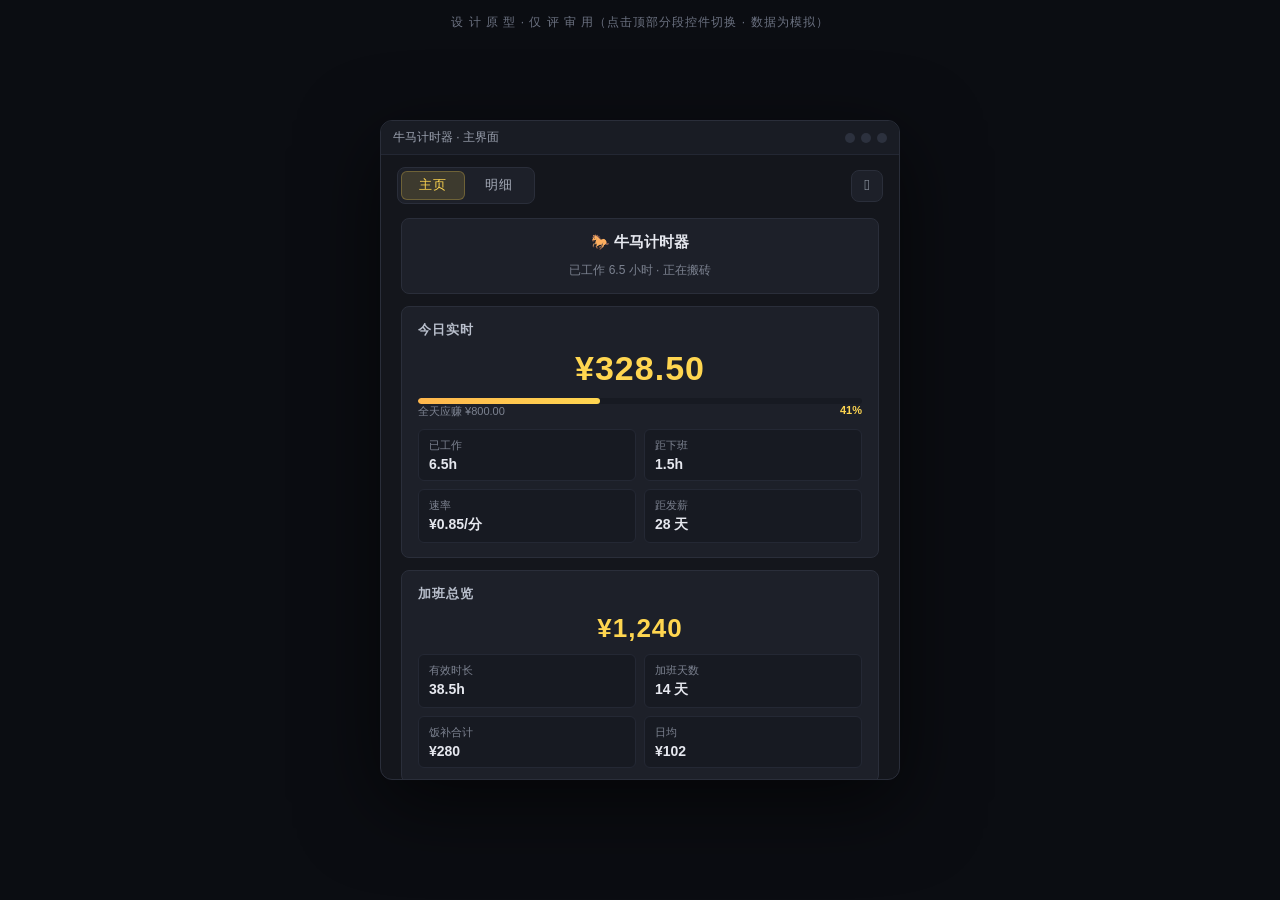
<file: docs/prototypes/2026-09-12-segmented-toolbar.html>
<!DOCTYPE html>
<html lang="zh-CN">
<head>
<meta charset="UTF-8" />
<title>原型 · 活动监视器式分段导航（评审用，非最终代码）</title>
<style>
  /* ====== 评审页外壳：模拟应用窗口 ====== */
  * { box-sizing: border-box; margin: 0; padding: 0; }
  html, body { height: 100%; }
  body {
    background: #0b0d12;
    display: flex; align-items: center; justify-content: center;
    font-family: "Segoe UI Variable Text", "Segoe UI", "Microsoft YaHei", "PingFang SC", sans-serif;
    color: #e6e8ef;
    padding: 24px;
  }
  .note {
    position: fixed; top: 14px; left: 50%; transform: translateX(-50%);
    font-size: 12px; color: #6b7180; letter-spacing: 1px;
  }
  .win {
    width: 520px; height: 660px;
    background: #14161c;
    border: 1px solid #2a2e3a; border-radius: 12px;
    box-shadow: 0 24px 80px rgba(0,0,0,.6);
    display: flex; flex-direction: column;
    overflow: hidden;
  }
  .titlebar {
    height: 34px; flex-shrink: 0;
    display: flex; align-items: center; padding: 0 12px;
    background: #191c24; border-bottom: 1px solid #232733;
    font-size: 12px; color: #9aa0ae;
  }
  .titlebar .dots { margin-left: auto; display: flex; gap: 6px; }
  .titlebar .dots i { width: 10px; height: 10px; border-radius: 50%; background: #2c313e; }

  /* ====== 顶部工具栏：左侧「主页|明细」分段 + 右侧 ⚙ 设置图标（精简版核心）====== */
  .toolbar {
    flex-shrink: 0;
    display: flex; align-items: center;
    padding: 12px 16px 10px;
    background: #14161c;
  }
  .seg {
    display: flex;
    background: #1d2029;
    border: 1px solid #2a2e3a;
    border-radius: 8px;
    padding: 3px;
    gap: 2px;
  }
  .seg button {
    border: none; background: transparent;
    color: #a8aebb; font-size: 12.5px; font-family: inherit;
    padding: 6px 18px; border-radius: 6px;
    cursor: pointer; letter-spacing: 1px;
    transition: background .12s, color .12s;
    white-space: nowrap;
  }
  .seg button:hover { color: #dfe3ec; background: rgba(255,255,255,.05); }
  .seg button.active {
    background: rgba(255,214,80,.14);
    color: #ffd650;
    box-shadow: inset 0 0 0 1px rgba(255,214,80,.25);
  }
  .seg button:active { transform: translateY(0.5px); }
  .tb-gap { flex: 1; }
  .gear {
    width: 32px; height: 32px;
    border: 1px solid #2a2e3a; border-radius: 8px;
    background: #1d2029; color: #a8aebb;
    font-family: "Segoe Fluent Icons", "Segoe MDL2 Assets";
    font-size: 15px;
    cursor: pointer;
    display: flex; align-items: center; justify-content: center;
    transition: color .12s, border-color .12s, background .12s;
  }
  .gear:hover { color: #dfe3ec; border-color: #3b4558; background: #22262f; }
  .gear.active { color: #ffd650; border-color: rgba(255,214,80,.35); background: rgba(255,214,80,.10); }

  /* 明细分段条：仅明细视图可见（加班/键鼠/应用/媒体 二次切换） */
  .subbar {
    flex-shrink: 0;
    display: flex; justify-content: center;
    padding: 0 16px 10px;
  }
  .subbar.hidden { display: none; }
  .subbar .seg button { font-size: 12px; padding: 4px 14px; }

  /* ====== 内容区 ====== */
  .stage { flex: 1; min-height: 0; position: relative; }
  .view {
    position: absolute; inset: 0;
    overflow-y: auto;
    padding: 4px 20px 18px;
    display: none;
    animation: fadein .18s ease;
  }
  .view.on { display: block; }
  @keyframes fadein { from { opacity: 0; transform: translateY(4px); } to { opacity: 1; transform: none; } }
  .view::-webkit-scrollbar { width: 6px; }
  .view::-webkit-scrollbar-thumb { background: rgba(255,255,255,.12); border-radius: 3px; }

  .card {
    background: #1d2029;
    border: 1px solid #2a2e3a;
    border-radius: 8px;
    padding: 14px 16px;
    margin-bottom: 12px;
    display: flex; flex-direction: column; gap: 10px;
  }
  .card h2 { font-size: 13px; font-weight: 600; color: #b9bfcc; letter-spacing: 1px; }
  .grid { display: grid; grid-template-columns: 1fr 1fr; gap: 8px; }
  .grid > div {
    background: #171a22; border: 1px solid #242834; border-radius: 6px;
    padding: 8px 10px; display: flex; flex-direction: column; gap: 3px;
  }
  .grid span { font-size: 11px; color: #7c8290; }
  .grid b { font-size: 14px; font-weight: 600; }
  .big { font-size: 34px; font-weight: 700; color: #ffd650; text-align: center; letter-spacing: 1px; }
  .sub { font-size: 12px; color: #7c8290; }
  .center { text-align: center; }
  .ghost {
    align-self: flex-end;
    background: transparent; border: 1px solid #3b4558; color: #cfd6e4;
    font-size: 12px; padding: 5px 10px; border-radius: 6px; cursor: pointer; font-family: inherit;
  }
  .ghost:hover { border-color: #5b9dff; color: #fff; }
  .head-row { display: flex; align-items: center; justify-content: space-between; }
  .pagehead { font-size: 16px; font-weight: 700; margin: 6px 0 12px; }

  /* 进度条 */
  .lp-track { height: 6px; background: #171a22; border-radius: 3px; overflow: hidden; }
  .lp-fill { height: 100%; width: 41%; background: linear-gradient(90deg, #ffb74d, #ffd650); border-radius: 3px; }
  .lp-cap { display: flex; justify-content: space-between; font-size: 11px; color: #7c8290; }

  /* 监控三合一 */
  .mon-head { display: flex; align-items: center; gap: 8px; }
  .mon-head h2 { flex-shrink: 0; }
  .mon-seg { display: flex; background: #171a22; border: 1px solid #262b38; border-radius: 6px; padding: 2px; gap: 2px; }
  .mon-seg button { border: none; background: transparent; color: #8a90a0; font-size: 11px; padding: 3px 9px; border-radius: 4px; cursor: pointer; font-family: inherit; }
  .mon-seg button.active { background: rgba(255,214,80,.13); color: #ffd650; }
  .mon-head .ghost { margin-left: auto; }

  /* 月/日导航 */
  .mnav { display: flex; align-items: center; justify-content: center; gap: 12px; margin-bottom: 10px; }
  .mnav button { background: #1d2029; border: 1px solid #2a2e3a; color: #cfd6e4; font-size: 12px; padding: 5px 11px; border-radius: 6px; cursor: pointer; font-family: inherit; }
  .mnav .lbl { font-size: 13px; color: #e6e8ef; }

  /* 表格 */
  table { width: 100%; border-collapse: collapse; font-size: 12px; }
  th { color: #7c8290; font-weight: 500; text-align: left; padding: 6px 8px; border-bottom: 1px solid #2a2e3a; }
  td { padding: 7px 8px; border-bottom: 1px solid #232733; }
  tr:last-child td { border-bottom: none; }

  /* 柱状图 */
  .chart { display: flex; align-items: flex-end; gap: 3px; height: 110px; padding: 4px 2px 0; }
  .chart i { flex: 1; background: linear-gradient(180deg, #5b6274, #3a4050); border-radius: 2px 2px 0 0; min-height: 2px; }
  .chart i.hot { background: linear-gradient(180deg, #ffd650, #ff9f43); }
  .axis { display: flex; justify-content: space-between; font-size: 10px; color: #5a6070; margin-top: 5px; }

  /* 应用列表 */
  .row { display: flex; align-items: center; gap: 10px; padding: 7px 0; border-bottom: 1px solid #232733; }
  .row:last-child { border-bottom: none; }
  .ico { width: 26px; height: 26px; border-radius: 6px; background: #262b38; color: #9aa0ae; display: flex; align-items: center; justify-content: center; font-size: 12px; flex-shrink: 0; }
  .row .name { font-size: 13px; width: 84px; overflow: hidden; text-overflow: ellipsis; white-space: nowrap; }
  .bar { flex: 1; height: 6px; background: #171a22; border-radius: 3px; overflow: hidden; }
  .bar i { display: block; height: 100%; background: #5b9dff; border-radius: 3px; }
  .row .dur { font-size: 12px; color: #9aa0ae; width: 58px; text-align: right; }

  /* 开关 */
  .sw-row { display: flex; align-items: center; justify-content: space-between; padding: 8px 0; }
  .sw-row span { font-size: 13px; }
  .sw { width: 40px; height: 22px; border-radius: 11px; background: #2c313e; position: relative; cursor: pointer; transition: background .15s; }
  .sw.on { background: #ffd650; }
  .sw::after { content: ""; position: absolute; top: 3px; left: 3px; width: 16px; height: 16px; border-radius: 50%; background: #fff; transition: left .15s; }
  .sw.on::after { left: 21px; }
  label.fld { display: flex; flex-direction: column; gap: 5px; font-size: 12px; color: #9aa0ae; }
  label.fld input, label.fld select {
    background: #171a22; border: 1px solid #2a2e3a; color: #e6e8ef;
    border-radius: 6px; padding: 7px 9px; font-size: 13px; font-family: inherit; outline: none;
  }
  label.fld input:focus { border-color: #ffd650; }
</style>
</head>
<body>
<div class="note">设 计 原 型 · 仅 评 审 用（点击顶部分段控件切换 · 数据为模拟）</div>

<div class="win">
  <div class="titlebar">牛马计时器 · 主界面 <span class="dots"><i></i><i></i><i></i></span></div>

  <!-- ★ 精简导航：左侧「主页|明细」两段 + 右侧 ⚙ 设置图标按钮；
       明细内含 4 个子页，由下方细分段条二次切换（仅明细时出现） -->
  <div class="toolbar">
    <div class="seg" id="seg">
      <button data-v="main" class="active">主页</button>
      <button data-v="detail">明细</button>
    </div>
    <div class="tb-gap"></div>
    <button class="gear" id="gearBtn" title="设置">&#xE713;</button>
  </div>
  <div class="subbar hidden" id="subbar">
    <div class="seg" id="subseg">
      <button data-v="ot" class="active">加班</button>
      <button data-v="act">键鼠</button>
      <button data-v="app">应用</button>
      <button data-v="audio">媒体</button>
    </div>
  </div>

  <div class="stage">

    <!-- 主页 -->
    <div class="view on" id="v-main">
      <section class="card">
        <div class="center"><b style="font-size:15px">🐎 牛马计时器</b></div>
        <div class="center sub">已工作 6.5 小时 · 正在搬砖</div>
      </section>
      <section class="card">
        <h2>今日实时</h2>
        <div class="big">¥328.50</div>
        <div>
          <div class="lp-track"><div class="lp-fill"></div></div>
          <div class="lp-cap"><span>全天应赚 ¥800.00</span><b style="color:#ffd650">41%</b></div>
        </div>
        <div class="grid">
          <div><span>已工作</span><b>6.5h</b></div>
          <div><span>距下班</span><b>1.5h</b></div>
          <div><span>速率</span><b>¥0.85/分</b></div>
          <div><span>距发薪</span><b>28 天</b></div>
        </div>
      </section>
      <section class="card">
        <h2>加班总览</h2>
        <div class="big" style="font-size:26px">¥1,240</div>
        <div class="grid">
          <div><span>有效时长</span><b>38.5h</b></div>
          <div><span>加班天数</span><b>14 天</b></div>
          <div><span>饭补合计</span><b>¥280</b></div>
          <div><span>日均</span><b>¥102</b></div>
        </div>
      </section>
      <section class="card">
        <div class="mon-head">
          <h2>今日监控</h2>
          <div class="mon-seg">
            <button class="active">活动</button><button>应用</button><button>媒体</button>
          </div>
          <button class="ghost">查看明细 ›</button>
        </div>
        <div class="grid">
          <div><span>鼠标点击</span><b>1,407</b></div>
          <div><span>右键</span><b>86</b></div>
          <div><span>按键次数</span><b>11,393</b></div>
          <div><span>活跃时段</span><b>8h</b></div>
        </div>
      </section>
    </div>

    <!-- 加班明细 -->
    <div class="view" id="v-ot">
      <div class="pagehead">加班明细</div>
      <div class="mnav"><button>‹</button><span class="lbl">2026 年 9 月</span><button>›</button></div>
      <section class="card">
        <table>
          <tr><th>日期</th><th>下班</th><th>有效</th><th>加班费</th><th>饭补</th><th>合计</th><th>来源</th></tr>
          <tr><td>09-11</td><td>次日 01:30</td><td>7.5h</td><td>¥150</td><td>¥20</td><td>¥170</td><td>自动</td></tr>
          <tr><td>09-09</td><td>21:30</td><td>3.5h</td><td>¥70</td><td>¥20</td><td>¥90</td><td>手动</td></tr>
          <tr><td>09-06</td><td>20:00</td><td>2.0h</td><td>¥40</td><td>¥20</td><td>¥60</td><td>自动</td></tr>
        </table>
        <button class="ghost">＋ 添加记录</button>
      </section>
    </div>

    <!-- 键鼠 -->
    <div class="view" id="v-act">
      <div class="pagehead">今日活动明细</div>
      <div class="mnav"><button>‹ 前一天</button><span class="lbl">今天</span><button disabled style="opacity:.4">后一天 ›</button></div>
      <section class="card">
        <h2>逐小时活跃度</h2>
        <div class="chart">
          <i style="height:6%"></i><i style="height:14%"></i><i style="height:30%"></i><i style="height:52%"></i>
          <i style="height:44%"></i><i style="height:20%"></i><i style="height:66%"></i><i class="hot" style="height:92%"></i>
          <i style="height:58%"></i><i style="height:70%"></i><i style="height:36%"></i><i style="height:12%"></i>
          <i style="height:4%"></i><i style="height:2%"></i><i style="height:8%"></i><i style="height:24%"></i>
        </div>
        <div class="axis"><span>0</span><span>6</span><span>12</span><span>18</span><span>23时</span></div>
      </section>
      <section class="card">
        <h2>鼠标 · 键盘统计</h2>
        <div class="grid">
          <div><span>鼠标点击</span><b>1,407</b></div>
          <div><span>其中双击</span><b>132</b></div>
          <div><span>滚轮</span><b>2,855 次 · 9,120 格</b></div>
          <div><span>移动距离</span><b>124.6m</b></div>
          <div><span>按键次数</span><b>11,393</b></div>
          <div><span>活跃时段</span><b>8 小时</b></div>
        </div>
      </section>
      <section class="card">
        <h2>高频按键 Top 榜</h2>
        <div class="row"><span class="ico">E</span><div class="bar"><i style="width:100%"></i></div><span class="dur">1,842</span></div>
        <div class="row"><span class="ico">空格</span><div class="bar"><i style="width:76%"></i></div><span class="dur">1,401</span></div>
        <div class="row"><span class="ico">回车</span><div class="bar"><i style="width:41%"></i></div><span class="dur">755</span></div>
        <div class="row"><span class="ico">退格</span><div class="bar"><i style="width:23%"></i></div><span class="dur">424</span></div>
      </section>
    </div>

    <!-- 应用 -->
    <div class="view" id="v-app">
      <div class="pagehead">今日应用使用</div>
      <div class="mnav"><button>‹ 前一天</button><span class="lbl">今天</span><button disabled style="opacity:.4">后一天 ›</button></div>
      <section class="card">
        <h2>逐小时使用分布</h2>
        <div class="chart">
          <i style="height:4%"></i><i style="height:10%"></i><i style="height:26%"></i><i style="height:48%"></i>
          <i style="height:40%"></i><i style="height:16%"></i><i class="hot" style="height:88%"></i><i style="height:74%"></i>
          <i style="height:52%"></i><i style="height:60%"></i><i style="height:30%"></i><i style="height:8%"></i>
          <i style="height:2%"></i><i style="height:2%"></i><i style="height:6%"></i><i style="height:18%"></i>
        </div>
        <div class="axis"><span>0</span><span>6</span><span>12</span><span>18</span><span>23时</span></div>
      </section>
      <section class="card">
        <h2>各应用今日时长</h2>
        <div class="row"><span class="ico">Z</span><span class="name">ZCode</span><div class="bar"><i style="width:100%"></i></div><span class="dur">3小时20分</span></div>
        <div class="row"><span class="ico">E</span><span class="name">Microsoft Edge</span><div class="bar"><i style="width:46%"></i></div><span class="dur">1小时32分</span></div>
        <div class="row"><span class="ico">微</span><span class="name">微信</span><div class="bar"><i style="width:22%"></i></div><span class="dur">44分钟</span></div>
        <div class="row"><span class="ico">V</span><span class="name">VS Code</span><div class="bar"><i style="width:18%"></i></div><span class="dur">36分钟</span></div>
      </section>
    </div>

    <!-- 媒体 -->
    <div class="view" id="v-audio">
      <div class="pagehead">今日媒体播放</div>
      <div class="mnav"><button>‹ 前一天</button><span class="lbl">今天</span><button disabled style="opacity:.4">后一天 ›</button></div>
      <section class="card">
        <h2>逐小时播放分布</h2>
        <div class="chart">
          <i style="height:2%"></i><i style="height:6%"></i><i style="height:18%"></i><i style="height:34%"></i>
          <i style="height:28%"></i><i style="height:12%"></i><i style="height:56%"></i><i class="hot" style="height:96%"></i>
          <i style="height:70%"></i><i style="height:44%"></i><i style="height:20%"></i><i style="height:6%"></i>
          <i style="height:2%"></i><i style="height:1%"></i><i style="height:4%"></i><i style="height:10%"></i>
        </div>
        <div class="axis"><span>0</span><span>6</span><span>12</span><span>18</span><span>23时</span></div>
      </section>
      <section class="card">
        <h2>各软件今日播放时长</h2>
        <div class="row"><span class="ico">网</span><span class="name">网易云音乐</span><div class="bar"><i style="width:100%"></i></div><span class="dur">2小时5分</span></div>
        <div class="row"><span class="ico">E</span><span class="name">Microsoft Edge</span><div class="bar"><i style="width:31%"></i></div><span class="dur">39分钟</span></div>
      </section>
    </div>

    <!-- 设置 -->
    <div class="view" id="v-set">
      <div class="pagehead">设置</div>
      <section class="card">
        <h2>功能监控</h2>
        <div class="sw-row"><span>鼠标键盘活动监控</span><div class="sw on"></div></div>
        <div class="sw-row"><span>应用使用监控</span><div class="sw on"></div></div>
        <div class="sw-row"><span>媒体播放监控</span><div class="sw on"></div></div>
      </section>
      <section class="card">
        <h2>基础配置</h2>
        <label class="fld">月薪（元）<input value="15000" /></label>
        <div class="grid">
          <label class="fld">上午上班<input type="time" value="09:00" /></label>
          <label class="fld">上午下班<input type="time" value="12:00" /></label>
          <label class="fld">下午上班<input type="time" value="13:30" /></label>
          <label class="fld">下午下班<input type="time" value="18:00" /></label>
        </div>
        <div class="sw-row"><span>开机自动启动</span><div class="sw"></div></div>
      </section>
      <section class="card">
        <h2>加班配置</h2>
        <div class="sw-row"><span>启用加班追踪</span><div class="sw on"></div></div>
        <label class="fld">加班费（元/小时）<input value="20" /></label>
      </section>
    </div>

  </div>
</div>

<script>
  // 精简导航原型逻辑：
  // - 「主页|明细」两段主导航；明细记忆上次浏览的子页（默认加班）
  // - ⚙ 图标按钮直达设置；子页由细分段条切换，仅在明细视图出现
  var lastDetail = "ot";
  function show(name) {
    document.querySelectorAll(".view").forEach(function (v) { v.classList.remove("on"); });
    var target = document.getElementById("v-" + name);
    if (target) target.classList.add("on");
    var isDetail = ["ot", "act", "app", "audio"].indexOf(name) >= 0;
    if (isDetail) lastDetail = name;
    // 主导航高亮：明细聚合段在任一子页时点亮
    document.querySelectorAll("#seg button").forEach(function (b) {
      b.classList.toggle("active", b.dataset.v === name || (isDetail && b.dataset.v === "detail"));
    });
    document.getElementById("gearBtn").classList.toggle("active", name === "set");
    document.getElementById("subbar").classList.toggle("hidden", !isDetail);
    document.querySelectorAll("#subseg button").forEach(function (b) {
      b.classList.toggle("active", b.dataset.v === name);
    });
  }
  document.querySelectorAll("#seg button").forEach(function (b) {
    b.addEventListener("click", function () {
      show(b.dataset.v === "detail" ? lastDetail : b.dataset.v);
    });
  });
  document.querySelectorAll("#subseg button").forEach(function (b) {
    b.addEventListener("click", function () { show(b.dataset.v); });
  });
  document.getElementById("gearBtn").addEventListener("click", function () { show("set"); });
</script>
</body>
</html>
</file>
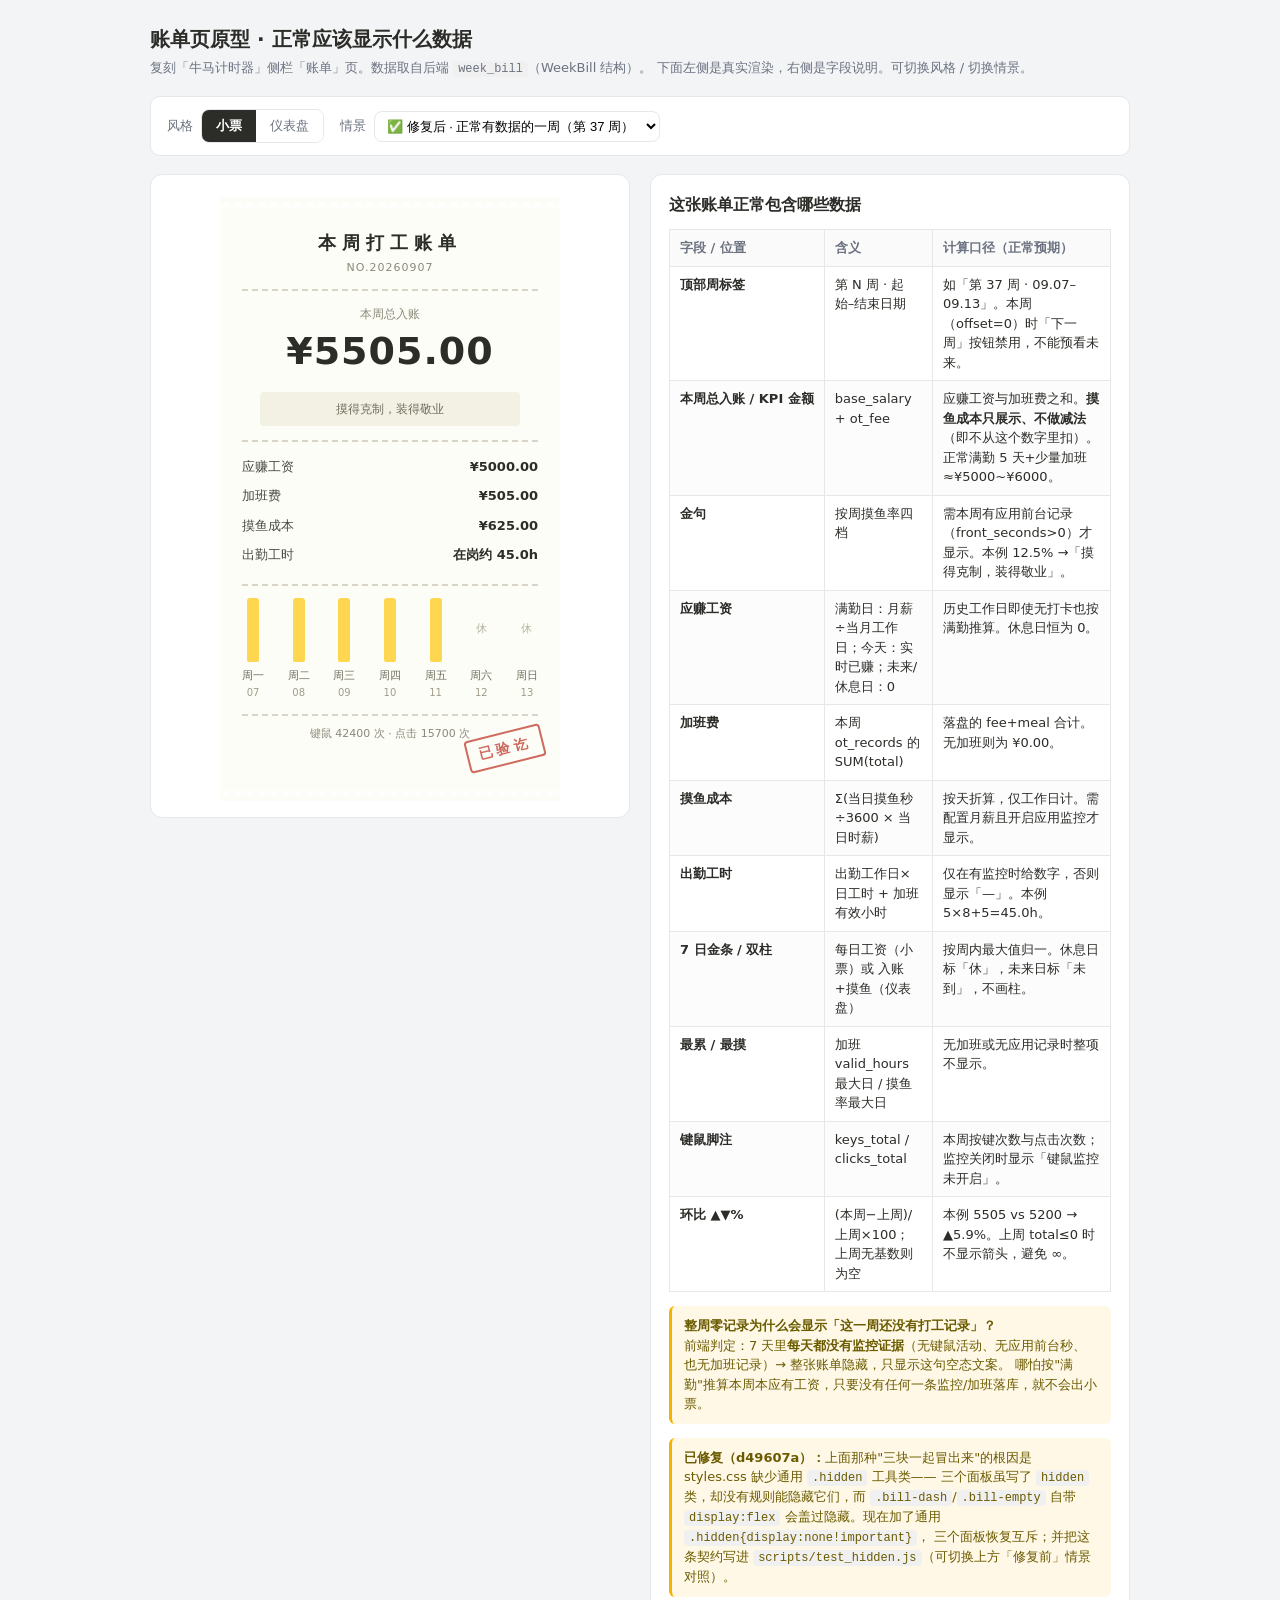
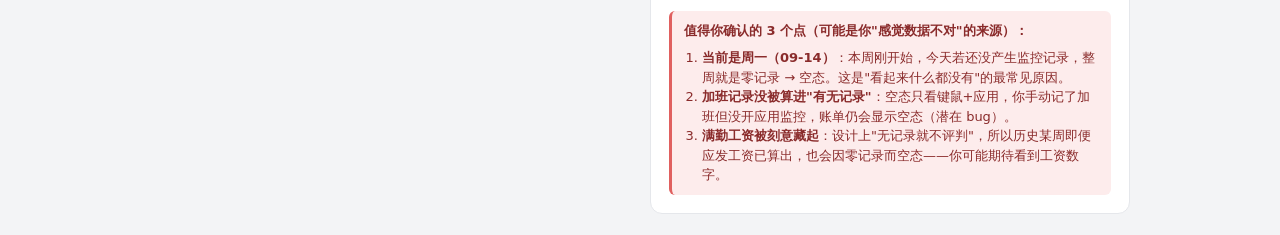
<file: docs/prototypes/2026-09-14-week-bill.html>
<!DOCTYPE html>
<html lang="zh-CN">
<head>
<meta charset="UTF-8" />
<meta name="viewport" content="width=device-width, initial-scale=1" />
<title>账单页原型 · 正常应显示的数据</title>
<style>
  :root{
    --bg:#f3f4f6; --panel:#ffffff; --ink:#2c2c28; --muted:#6b7280;
    --line:#e5e7eb; --gold:#f5b301; --red:#e0605f; --green:#57c7a5;
  }
  *{box-sizing:border-box}
  body{margin:0;font-family:"Segoe UI",system-ui,"Microsoft YaHei",sans-serif;
    background:var(--bg);color:var(--ink);line-height:1.5;padding:24px}
  h1{font-size:20px;margin:0 0 4px}
  .sub{color:var(--muted);font-size:13px;margin-bottom:18px}
  .wrap{max-width:980px;margin:0 auto}
  .controls{display:flex;flex-wrap:wrap;gap:16px;align-items:center;
    background:var(--panel);border:1px solid var(--line);border-radius:10px;
    padding:12px 16px;margin-bottom:18px}
  .controls .grp{display:flex;align-items:center;gap:8px}
  .controls label{font-size:13px;color:var(--muted)}
  .seg{display:inline-flex;border:1px solid var(--line);border-radius:8px;overflow:hidden}
  .seg button{border:0;background:#fff;padding:7px 14px;font-size:13px;cursor:pointer;color:var(--muted)}
  .seg button.on{background:var(--ink);color:#fff;font-weight:600}
  select{font-size:13px;padding:6px 8px;border:1px solid var(--line);border-radius:8px;background:#fff}
  .grid2{display:grid;grid-template-columns:1fr 1fr;gap:20px;align-items:start}
  @media(max-width:820px){.grid2{grid-template-columns:1fr}}
  .stage{background:var(--panel);border:1px solid var(--line);border-radius:12px;padding:18px;min-height:480px}

  /* ===== 小票风（复刻 app 浅色纸面） ===== */
  .receipt{position:relative;width:340px;margin:8px auto;padding:22px 22px 48px;
    background:#fdfdf8;color:#2c2c28;border-radius:4px}
  .receipt::before,.receipt::after{content:"";position:absolute;left:0;right:0;height:10px;
    background-image:linear-gradient(45deg,#fdfdf8 50%,transparent 50.5%),
      linear-gradient(-45deg,#fdfdf8 50%,transparent 50.5%);
    background-size:12px 12px;background-repeat:repeat-x}
  .receipt::before{top:-10px;transform:scaleY(-1)}
  .receipt::after{bottom:-10px}
  .rcp-head{text-align:center;padding-bottom:12px;border-bottom:2px dashed #d8d5c8}
  .rcp-title{font-size:18px;font-weight:700;letter-spacing:6px}
  .rcp-no{margin-top:4px;font-size:11px;color:#8a8878;letter-spacing:1px}
  .rcp-amount-label{margin-top:14px;font-size:12px;color:#8a8878;text-align:center}
  .rcp-amount{font-size:38px;font-weight:800;text-align:center;letter-spacing:1px;
    font-variant-numeric:tabular-nums}
  .rcp-quote{max-width:260px;margin:12px auto 0;padding:8px 10px;font-size:12px;
    text-align:center;color:#6f6d5c;background:#f3f1e4;border-radius:4px}
  .rcp-lines{margin-top:14px;padding-top:10px;border-top:2px dashed #d8d5c8}
  .rcp-line{display:flex;justify-content:space-between;padding:5px 0;font-size:13px;color:#4a4a42}
  .rcp-line span:last-child{font-weight:600;color:#2c2c28;font-variant-numeric:tabular-nums}
  .rcp-days{display:flex;justify-content:space-between;margin-top:14px;padding-top:12px;
    border-top:2px dashed #d8d5c8}
  .rcp-day{display:flex;flex-direction:column;align-items:center}
  .rcp-day-bar{width:14px;height:64px;display:flex;align-items:flex-end;justify-content:center}
  .rcp-day-fill{width:12px;background:#ffd650;border-radius:3px 3px 2px 2px}
  .rcp-day-off{height:64px;display:flex;align-items:center;font-size:11px;color:#b3b09b}
  .rcp-day-wd{margin-top:6px;font-size:11px;color:#6f6d5c}
  .rcp-day-date{margin-top:1px;font-size:10px;color:#a09d8a;font-variant-numeric:tabular-nums}
  .rcp-footnote{margin-top:14px;padding-top:10px;border-top:2px dashed #d8d5c8;
    font-size:11px;color:#8a8878;text-align:center}
  .rcp-stamp{position:absolute;right:16px;bottom:26px;padding:4px 10px;border:2px solid #c0392b;
    border-radius:4px;color:#c0392b;font-size:14px;font-weight:700;letter-spacing:4px;
    transform:rotate(-14deg);opacity:.75}

  /* ===== 仪表盘风（复刻 app 深色卡片） ===== */
  .dash{background:#1f2330;color:#e8e8ea;border-radius:12px;padding:16px}
  .card{background:#262b3a;border:1px solid rgba(255,255,255,.07);border-radius:10px;padding:14px}
  .kpi-row{display:flex;align-items:baseline;gap:10px}
  .kpi-val{font-size:32px;font-weight:800;color:#ffd650;font-variant-numeric:tabular-nums}
  .kpi-delta{font-size:12px;color:#8a90a2}
  .kpi-delta.up{color:#57c7a5}.kpi-delta.down{color:#e0605f}
  .mini-grid{display:grid;grid-template-columns:1fr 1fr;gap:8px;margin-top:14px}
  .mini{display:flex;flex-direction:column;gap:4px;padding:10px 12px;
    background:rgba(255,255,255,.04);border:1px solid rgba(255,255,255,.07);border-radius:8px}
  .mini-k{font-size:11px;color:#98989e}.mini-v{font-size:16px;font-weight:700;color:#e8e8ea;
    font-variant-numeric:tabular-nums}
  .dash-extreme{font-size:12px;color:#98989e}
  .dash-bars{display:flex;justify-content:space-between;align-items:flex-end;margin-top:12px;padding:0 4px}
  .bar-col{display:flex;flex-direction:column;align-items:center;gap:5px}
  .bar-pair{display:flex;align-items:flex-end;gap:3px;height:90px}
  .bar{width:9px;border-radius:2px 2px 0 0}
  .bar-earn{background:#ffd650}.bar-slack{background:#e0605f;opacity:.75}
  .bar-wd{font-size:10px;color:#85858b}
  .dash-foot{margin-top:10px;font-size:11px;color:#6b7280;text-align:center}

  .bill-empty{display:flex;flex-direction:column;align-items:center;justify-content:center;
    gap:10px;padding:56px 0;color:#6b7280}
  .bill-empty .ico{font-size:42px;opacity:.5}
  .bill-empty .txt{font-size:13px}

  .bug-banner{border-left:3px solid var(--red);background:#fdecec;color:#8a2b2b;
    font-size:12px;padding:10px 12px;border-radius:8px;margin-bottom:14px}
  .stage .receipt,.stage .dash{margin-top:14px}

  /* ===== 说明 ===== */
  .explain{margin-top:22px;background:var(--panel);border:1px solid var(--line);border-radius:12px;padding:18px}
  .explain h2{font-size:16px;margin:0 0 12px}
  table{width:100%;border-collapse:collapse;font-size:13px}
  th,td{border:1px solid var(--line);padding:8px 10px;text-align:left;vertical-align:top}
  th{background:#fafafa;color:var(--muted);font-weight:600}
  td.k{font-weight:600;white-space:nowrap}
  tr:nth-child(even) td{background:#fcfcfd}
  .note{border-left:3px solid var(--gold);padding:10px 12px;border-radius:6px;
    font-size:13px;margin-top:14px;color:#6b5b00;background:#fff8e6}
  .warn{border-left-color:var(--red);color:#8a2b2b;background:#fdecec}
  code{background:#f0f0f0;padding:1px 5px;border-radius:4px;font-size:12px}
</style>
</head>
<body>
<div class="wrap">
  <h1>账单页原型 · 正常应该显示什么数据</h1>
  <div class="sub">复刻「牛马计时器」侧栏「账单」页。数据取自后端 <code>week_bill</code>（WeekBill 结构）。
    下面左侧是真实渲染，右侧是字段说明。可切换风格 / 切换情景。</div>

  <div class="controls">
    <div class="grp">
      <label>风格</label>
      <div class="seg" id="segStyle">
        <button data-bill="receipt" class="on">小票</button>
        <button data-bill="dashboard">仪表盘</button>
      </div>
    </div>
    <div class="grp">
      <label>情景</label>
      <select id="scenario">
        <option value="normal">✅ 修复后 · 正常有数据的一周（第 37 周）</option>
        <option value="empty">✅ 修复后 · 整周零记录 → 只显示空态</option>
        <option value="buggy">❌ 修复前 · .hidden 失效，三块同时显示</option>
      </select>
    </div>
  </div>

  <div class="grid2">
    <div class="stage" id="stage"><!-- 渲染区 --></div>

    <div class="explain" style="margin-top:0">
      <h2>这张账单正常包含哪些数据</h2>
      <table id="fieldTable">
        <thead><tr><th>字段 / 位置</th><th>含义</th><th>计算口径（正常预期）</th></tr></thead>
        <tbody><!-- JS 填充 --></tbody>
      </table>
      <div class="note">
        <b>整周零记录为什么会显示「这一周还没有打工记录」？</b><br>
        前端判定：7 天里<strong>每天都没有监控证据</strong>（无键鼠活动、无应用前台秒、也无加班记录）→ 整张账单隐藏，只显示这句空态文案。
        哪怕按"满勤"推算本周本应有工资，只要没有任何一条监控/加班落库，就不会出小票。
      </div>
      <div class="note">
        <b>已修复（d49607a）：</b>上面那种"三块一起冒出来"的根因是 styles.css 缺少通用 <code>.hidden</code> 工具类——
        三个面板虽写了 <code>hidden</code> 类，却没有规则能隐藏它们，而 <code>.bill-dash</code>/<code>.bill-empty</code>
        自带 <code>display:flex</code> 会盖过隐藏。现在加了通用 <code>.hidden{display:none!important}</code>，
        三个面板恢复互斥；并把这条契约写进 <code>scripts/test_hidden.js</code>（可切换上方「修复前」情景对照）。
      </div>
      <div class="note warn">
        <b>值得你确认的 3 个点（可能是你"感觉数据不对"的来源）：</b>
        <ol style="margin:8px 0 0;padding-left:18px">
          <li><b>当前是周一（09-14）</b>：本周刚开始，今天若还没产生监控记录，整周就是零记录 → 空态。这是"看起来什么都没有"的最常见原因。</li>
          <li><b>加班记录没被算进"有无记录"</b>：空态只看键鼠+应用，你手动记了加班但没开应用监控，账单仍会显示空态（潜在 bug）。</li>
          <li><b>满勤工资被刻意藏起</b>：设计上"无记录就不评判"，所以历史某周即便应发工资已算出，也会因零记录而空态——你可能期待看到工资数字。</li>
        </ol>
      </div>
    </div>
  </div>
</div>

<script>
// ===== 样例数据（Week 37：09-07 周一 ~ 09-13 周日，月薪 22000 / 9月22工作日 / 日8h → 日薪¥1000、时薪¥125）=====
const NORMAL = {
  week_start:"2026-09-07", week_end:"2026-09-13", week_no:"第 37 周",
  is_current_week:false,
  total_income:5505.00, base_salary:5000.00, ot_fee:505.00, slack_cost:625.00,
  prev_total:5200.00, delta_pct:5.9,
  work_days:5, work_hours:45.0,
  keys_total:42400, clicks_total:15700,
  slack_rate:0.125, front_seconds:144000,
  hardest:{date:"2026-09-10",weekday:"周四",ot_hours:3.0},
  slackiest:{date:"2026-09-09",weekday:"周三",rate:0.25},
  days:[
    {date:"2026-09-07",weekday:"周一",is_workday:true, salary:1000, ot_total:0,  slack_seconds:1800,act_events:4200,keys:8000,clicks:3000,slack_rate:.0625,has_record:true},
    {date:"2026-09-08",weekday:"周二",is_workday:true, salary:1000, ot_total:205,slack_seconds:3600,act_events:5100,keys:9500,clicks:3500,slack_rate:.125,has_record:true},
    {date:"2026-09-09",weekday:"周三",is_workday:true, salary:1000, ot_total:0,  slack_seconds:7200,act_events:4800,keys:7000,clicks:2800,slack_rate:.25,has_record:true},
    {date:"2026-09-10",weekday:"周四",is_workday:true, salary:1000, ot_total:300,slack_seconds:0,   act_events:5200,keys:8700,clicks:3300,slack_rate:0,has_record:true},
    {date:"2026-09-11",weekday:"周五",is_workday:true, salary:1000, ot_total:0,  slack_seconds:5400,act_events:5400,keys:9200,clicks:3100,slack_rate:.1875,has_record:true},
    {date:"2026-09-12",weekday:"周六",is_workday:false,salary:0,    ot_total:0,  slack_seconds:0,   act_events:0,   keys:0,   clicks:0,  slack_rate:0,has_record:false},
    {date:"2026-09-13",weekday:"周日",is_workday:false,salary:0,    ot_total:0,  slack_seconds:0,   act_events:0,   keys:0,   clicks:0,  slack_rate:0,has_record:false},
  ]
};
// 空态样例：7 天全 has_record=false
const EMPTY = JSON.parse(JSON.stringify(NORMAL));
EMPTY.days.forEach(d=>d.has_record=false);
EMPTY.week_no="第 38 周";EMPTY.week_start="2026-09-14";EMPTY.week_end="2026-09-20";
EMPTY.total_income=0;EMPTY.base_salary=0;EMPTY.ot_fee=0;EMPTY.slack_cost=0;
EMPTY.work_days=0;EMPTY.work_hours=0;EMPTY.keys_total=0;EMPTY.clicks_total=0;
EMPTY.slack_rate=0;EMPTY.front_seconds=0;EMPTY.hardest=null;EMPTY.slackiest=null;
EMPTY.delta_pct=null;EMPTY.prev_total=0;EMPTY.is_current_week=true;

const QUIPS=[
  {min:40,text:"本周工资建议原路退回"},
  {min:25,text:"将近三分之一的班，上给了手机"},
  {min:10,text:"摸得克制，装得敬业"},
  {min:0,text:"本周天选牛马，老板的战略合作伙伴"},
];
const moneyConfigured=true, monApp=true, monAct=true;
const fmt=n=>"¥"+(Number(n)||0).toFixed(2);
const todayStr=()=>"2026-09-14";

function quip(rate){const t=QUIPS;for(const q of t)if(rate>=q.min)return q.text;return t[t.length-1].text;}

function renderReceipt(b){
  const front=b.front_seconds||0;
  const slackSecs=b.days.reduce((s,d)=>s+(d.slack_seconds||0),0);
  const q=(front>0)?quip((slackSecs/front)*100):"";
  const maxS=Math.max(0.01,...b.days.map(d=>d.salary||0));
  const lines=[];
  if(moneyConfigured)lines.push(["应赚工资",fmt(b.base_salary)]);
  lines.push(["加班费",fmt(b.ot_fee)]);
  if(moneyConfigured&&monApp)lines.push(["摸鱼成本",fmt(b.slack_cost)]);
  lines.push(["出勤工时",b.work_days==null?"—":"在岗约 "+(b.work_hours||0).toFixed(1)+"h"]);
  const days=b.days.map(d=>{
    let bar;
    if(!d.is_workday)bar='<div class="rcp-day-off">休</div>';
    else if(String(d.date)>todayStr())bar='<div class="rcp-day-off">未到</div>';
    else{const h=Math.max(8,((d.salary||0)/maxS)*100);
      bar='<div class="rcp-day-bar"><div class="rcp-day-fill" style="height:'+h+'%"></div></div>';}
    return '<div class="rcp-day">'+bar+'<div class="rcp-day-wd">'+d.weekday+
      '</div><div class="rcp-day-date">'+String(d.date).slice(8)+'</div></div>';
  }).join("");
  return '<div class="receipt">'+
    '<div class="rcp-head"><div class="rcp-title">本周打工账单</div>'+
    '<div class="rcp-no">NO.'+String(b.week_start).replace(/-/g,"")+'</div></div>'+
    '<div class="rcp-amount-label">本周总入账</div>'+
    '<div class="rcp-amount">'+fmt(b.total_income)+'</div>'+
    (q?'<div class="rcp-quote">'+q+'</div>':"")+
    '<div class="rcp-lines">'+lines.map(l=>'<div class="rcp-line"><span>'+l[0]+
      '</span><span>'+l[1]+'</span></div>').join("")+'</div>'+
    '<div class="rcp-days">'+days+'</div>'+
    '<div class="rcp-footnote">'+(monAct?("键鼠 "+b.keys_total+" 次 · 点击 "+b.clicks_total+" 次"):"键鼠监控未开启")+'</div>'+
    '<div class="rcp-stamp">已验讫</div></div>';
}
function renderDash(b){
  const d=b.delta_pct;
  const delta=(d==null)?"":((d>=0)?"▲ ":"▼ ")+Math.abs(d).toFixed(1)+"% vs 上周";
  const dcls=(d==null)?"kpi-delta":("kpi-delta "+(d>=0?"up":"down"));
  const ext=[];
  if(b.hardest)ext.push("最累 "+b.hardest.weekday+" 加班 "+(b.hardest.ot_hours||0).toFixed(1)+"h");
  if(monApp&&b.slackiest)ext.push("最摸 "+b.slackiest.weekday+" 摸鱼率 "+Math.round((b.slackiest.rate||0)*100)+"%");
  const maxE=Math.max(0.01,...b.days.map(d=>(d.salary||0)+(d.ot_total||0)));
  const maxS=Math.max(0.01,...b.days.map(d=>d.slack_seconds||0));
  const bars=b.days.map(d=>{
    let pair="";
    if(d.is_workday&&String(d.date)<=todayStr()){
      const eh=Math.max(3,(((d.salary||0)+(d.ot_total||0))/maxE)*100);
      const sh=Math.max(3,((d.slack_seconds||0)/maxS)*100);
      pair='<div class="bar-pair"><div class="bar bar-earn" style="height:'+eh+'%"></div>'+
        '<div class="bar bar-slack" style="height:'+sh+'%"></div></div>';
    }
    return '<div class="bar-col">'+pair+'<div class="bar-wd">'+d.weekday+'</div></div>';
  }).join("");
  return '<div class="dash"><div class="card">'+
    '<div class="kpi-row"><div class="kpi-val">'+fmt(b.total_income)+'</div>'+
    '<div class="'+dcls+'">'+delta+'</div></div>'+
    '<div class="mini-grid">'+
    '<div class="mini"><span class="mini-k">基本工资</span><span class="mini-v">'+(moneyConfigured?fmt(b.base_salary):"—")+'</span></div>'+
    '<div class="mini"><span class="mini-k">加班费</span><span class="mini-v">'+fmt(b.ot_fee)+'</span></div>'+
    '<div class="mini"><span class="mini-k">摸鱼成本</span><span class="mini-v">'+(moneyConfigured&&monApp?fmt(b.slack_cost):"—")+'</span></div>'+
    '<div class="mini"><span class="mini-k">出勤工时</span><span class="mini-v">'+(b.work_days==null?"—":(b.work_hours||0).toFixed(1)+"h")+'</span></div>'+
    '</div></div>'+
    '<div class="card"><div class="dash-extreme">'+ext.join(" · ")+'</div>'+
    '<div class="dash-bars">'+bars+'</div>'+
    '<div class="dash-foot">'+(monAct?("键鼠 "+b.keys_total+" 次 · 点击 "+b.clicks_total+" 次"):"键鼠监控未开启")+'</div></div>'+
    '</div></div>';
}
function renderEmpty(){
  return '<div class="bill-empty"><div class="ico">🧾</div>'+
    '<div class="txt">这一周还没有打工记录</div></div>';
}

// 「修复前」演示：.hidden 不生效时，三个面板同时出现，
// 顶部误显空态文案、底部露出未渲染风格的骨架（就是 index.html 的默认占位值）
function skeletonReceipt(){
  return '<div class="receipt">'+
    '<div class="rcp-head"><div class="rcp-title">本周打工账单</div>'+
    '<div class="rcp-no">NO.000000</div></div>'+
    '<div class="rcp-amount-label">本周总入账</div>'+
    '<div class="rcp-amount">¥0.00</div>'+
    '<div class="rcp-stamp">已验讫</div></div>';
}
function skeletonDash(){
  const one='<div class="mini"><span class="mini-k">%K%</span><span class="mini-v">—</span></div>';
  return '<div class="dash"><div class="card">'+
    '<div class="kpi-row"><div class="kpi-val">¥0.00</div><div class="kpi-delta"></div></div>'+
    '<div class="mini-grid">'+
    one.replace("%K%","基本工资")+one.replace("%K%","加班费")+
    one.replace("%K%","摸鱼成本")+one.replace("%K%","出勤工时")+
    '</div></div>'+
    '<div class="card"></div></div>'; // 第二张卡整块空白
}
function bugBanner(){
  return '<div class="bug-banner">修复前：三个面板都带 <code>hidden</code> 类，'+
    '但 styles.css 没有能匹配它们的规则 → 全部同时渲染。下面依次是：空态文案 → 小票骨架 → 仪表盘骨架。</div>';
}

let style="receipt";
function paint(){
  const sc=document.getElementById("scenario").value;
  const stage=document.getElementById("stage");
  if(sc==="buggy"){
    stage.innerHTML=bugBanner()+renderEmpty()+skeletonReceipt()+skeletonDash();
    return;
  }
  const b=(sc==="empty")?EMPTY:NORMAL;
  const anyRecord=b.days.some(d=>d.has_record);
  if(!anyRecord){stage.innerHTML=renderEmpty();return;}
  stage.innerHTML=(style==="receipt")?renderReceipt(b):renderDash(b);
}
document.querySelectorAll("#segStyle button").forEach(btn=>{
  btn.onclick=()=>{style=btn.dataset.bill;
    document.querySelectorAll("#segStyle button").forEach(x=>x.classList.toggle("on",x===btn));
    paint();};
});
document.getElementById("scenario").onchange=paint;

// 字段说明表（随情景切换文案重点）
function fillTable(){
  const tb=document.querySelector("#fieldTable tbody");
  const rows=[
    ["顶部周标签","第 N 周 · 起始–结束日期","如「第 37 周 · 09.07–09.13」。本周（offset=0）时「下一周」按钮禁用，不能预看未来。"],
    ["本周总入账 / KPI 金额","base_salary + ot_fee","应赚工资与加班费之和。<b>摸鱼成本只展示、不做减法</b>（即不从这个数字里扣）。正常满勤 5 天+少量加班≈¥5000~¥6000。"],
    ["金句","按周摸鱼率四档","需本周有应用前台记录（front_seconds>0）才显示。本例 12.5% →「摸得克制，装得敬业」。"],
    ["应赚工资","满勤日：月薪÷当月工作日；今天：实时已赚；未来/休息日：0","历史工作日即使无打卡也按满勤推算。休息日恒为 0。"],
    ["加班费","本周 ot_records 的 SUM(total)","落盘的 fee+meal 合计。无加班则为 ¥0.00。"],
    ["摸鱼成本","Σ(当日摸鱼秒÷3600 × 当日时薪)","按天折算，仅工作日计。需配置月薪且开启应用监控才显示。"],
    ["出勤工时","出勤工作日×日工时 + 加班有效小时","仅在有监控时给数字，否则显示「—」。本例 5×8+5=45.0h。"],
    ["7 日金条 / 双柱","每日工资（小票）或 入账+摸鱼（仪表盘）","按周内最大值归一。休息日标「休」，未来日标「未到」，不画柱。"],
    ["最累 / 最摸","加班 valid_hours 最大日 / 摸鱼率最大日","无加班或无应用记录时整项不显示。"],
    ["键鼠脚注","keys_total / clicks_total","本周按键次数与点击次数；监控关闭时显示「键鼠监控未开启」。"],
    ["环比 ▲▼%","(本周−上周)/上周×100；上周无基数则为空","本例 5505 vs 5200 → ▲5.9%。上周 total≤0 时不显示箭头，避免 ∞。"],
  ];
  tb.innerHTML=rows.map(r=>'<tr><td class="k">'+r[0]+'</td><td>'+r[1]+'</td><td>'+r[2]+'</td></tr>').join("");
}
fillTable();
paint();
</script>
</body>
</html>
</file>
<file: frontend/styles.css>
* {
  box-sizing: border-box;
  margin: 0;
  padding: 0;
}

.dayoff-nav { display: grid; grid-template-columns: 32px minmax(0, 1fr) 32px auto; gap: 6px; align-items: center; margin: 10px 0; }
.dayoff-nav input { width: 100%; min-width: 0; }
.dayoff-nav .ghost { padding: 6px 10px; white-space: nowrap; }
.report-leaves { border-top: 1px solid rgba(255,255,255,.07); padding: 8px 0; font-size: 12px; }
.report-leaves summary { color: #c8b068; cursor: pointer; }
.report-leave-list { display: grid; grid-template-columns: repeat(2,minmax(0,1fr)); gap: 6px 10px; margin-top: 10px; }
.report-leave-row { color: #b5b5bf; font-size: 11.5px; line-height: 1.6; overflow-wrap: anywhere; }
.ms-note { color: #a0a0aa; font-size: 11px; line-height: 1.6; overflow-wrap: anywhere; }
.history-jump { display: grid; grid-template-columns: minmax(0,1fr) auto; gap: 8px; align-items: center; }
.history-jump input { min-width: 0; width: 100%; }
.history-jump .ghost { padding: 6px 12px; white-space: nowrap; }
.history-load { display: flex; align-items: center; justify-content: space-between; gap: 10px; padding: 16px; color: #b5b5bf; background: #252528; border-radius: 10px; font-size: 12px; line-height: 1.6; }
.history-load .ghost { flex-shrink: 0; }

/* Settings-only layout: units, previews and controls share the same form. */
#viewSettings { position: relative; gap: 14px; }
#viewSettings .settings-head { position: sticky; top: -16px; z-index: 5; margin: -16px -20px 0; padding: 18px 20px 14px; background: #1a1a1c; border-bottom: 1px solid rgba(255,255,255,.07); flex-shrink: 0; }
#viewSettings .settings-heading { display: flex; align-items: center; justify-content: space-between; gap: 8px; }
#viewSettings .settings-heading h2 { font-size: 20px; font-weight: 600; }
#viewSettings .settings-save-status { font-size: 11.5px; color: #a6d7b3; text-align: right; opacity: 1; transition: opacity .2s ease; }
#viewSettings .settings-save-status.settings-status-faded { opacity: 0; }
@media (prefers-reduced-motion: reduce) { #viewSettings .settings-save-status { transition: none; } }
#viewSettings .settings-save-status[data-state="loading"], #viewSettings .settings-save-status[data-state="saving"], #viewSettings .settings-save-status[data-state="dirty"] { color: #b5b5bf; }
#viewSettings .settings-save-status[data-state="error"] { color: #edaaaa; }
#viewSettings .settings-help { color: #a0a0aa; font-size: 11.5px; line-height: 1.6; margin: 6px 0 12px; }
#viewSettings .settings-nav { display: grid; grid-template-columns: repeat(3,minmax(0,1fr)); gap: 6px; }
#viewSettings .settings-nav button { color: #bdbdc6; background: rgba(255,255,255,.025); border: 1px solid rgba(255,255,255,.07); padding: 7px 4px; font-size: 12px; border-radius: 7px; }
#viewSettings .settings-nav button:hover { background: rgba(255,255,255,.06); }
#viewSettings .settings-nav button.active { background: rgba(255,214,80,.1); color: #ffd650; border-color: rgba(255,214,80,.27); }
#viewSettings .settings-card { padding: 16px; gap: 13px; flex-shrink: 0; min-width: 0; border-radius: 12px; background: #252528; border: 1px solid rgba(255,255,255,.05); box-shadow: none; }
#viewSettings .settings-card-heading { display: flex; gap: 8px; align-items: center; }
#viewSettings .settings-card h2 { color: #e8e8ed; font-size: 14px; letter-spacing: 0; }
#viewSettings .settings-desc { color: #a0a0aa; font-size: 11.5px; line-height: 1.6; margin-top: -7px; }
#viewSettings label { font-size: 12px; gap: 10px; min-width: 0; line-height: 1.5; }
#viewSettings label > span { min-width: 0; }
#viewSettings input:not(.switch), #viewSettings select { height: 35px; border-radius: 7px; background-color: #19191b; border-color: rgba(255,255,255,.1); color: #f5f5f7; font-size: 14px; font-weight: 500; font-variant-numeric: tabular-nums; max-width: 100%; min-width: 0; }
#viewSettings input:not(.switch)::placeholder { color: #a8a8b2; opacity: 1; }
#viewSettings select option { font-size: 14px; font-weight: 500; }
#viewSettings input[type="number"], #viewSettings input[type="time"] { width: 105px; }
#viewSettings .settings-unit { display: flex; align-items: center; gap: 7px; flex: 0 1 auto; max-width: 65%; }
#viewSettings .settings-unit > span { color: #b5b5bf; font-size: 12px; white-space: nowrap; }
#viewSettings .settings-unit input { width: 96px; flex: 1 1 80px; }
#viewSettings .settings-stacked, #viewSettings .time-grid label, #viewSettings .row label { flex-direction: column; align-items: stretch; gap: 6px; }
#viewSettings .settings-stacked > span, #viewSettings .time-grid label > span, #viewSettings .row label > span { flex: none; }
#viewSettings .settings-stacked input, #viewSettings .settings-stacked select, #viewSettings .time-grid input { width: 100%; }
#viewSettings .time-grid { grid-template-columns: repeat(2,minmax(0,1fr)); gap: 12px; }
#viewSettings .settings-fields { border: 0; padding: 0; margin: 0; min-width: 0; display: flex; flex-direction: column; gap: 13px; }
#viewSettings .settings-fields:disabled { opacity: .6; }
#viewSettings .sub-section { padding-top: 13px; border-top: 1px solid rgba(255,255,255,.07); gap: 12px; }
#viewSettings .settings-fields.sub-section { border-top: 1px solid rgba(255,255,255,.07); }
#viewSettings .settings-dependent { display: flex; flex-direction: column; gap: 10px; margin-left: 8px; padding-left: 12px; border-left: 2px solid rgba(255,255,255,.07); min-width: 0; }
#viewSettings .settings-subtitle { color: #bdbdc6; font-size: 11.5px; }
#viewSettings .switch-row { min-height: 36px; }
#viewSettings .switch:checked { background: #d7b742; }
#viewSettings .hint, #viewSettings .hint-details { color: #a0a0aa; font-size: 11.5px; line-height: 1.6; margin-top: 0; overflow-wrap: anywhere; }
#viewSettings .hint-details summary { min-height: 26px; color: #bbb4a0; font-size: 11.5px; }
#viewSettings .settings-options { display: flex; flex-wrap: wrap; gap: 6px; }
#viewSettings .settings-options button { background: #19191b; border: 1px solid rgba(255,255,255,.1); color: #bdbdc6; font-size: 11.5px; border-radius: 6px; padding: 6px 10px; }
#viewSettings .settings-options button.active { background: rgba(255,214,80,.1); color: #e8cf70; border-color: rgba(255,214,80,.27); }
#viewSettings .settings-preview { background: #1d1d20; border: 1px solid rgba(255,255,255,.04); border-radius: 8px; padding: 11px 12px; color: #b5b5bf; font-size: 11.5px; line-height: 1.7; overflow-wrap: anywhere; }
#viewSettings .settings-preview strong { color: #e8cf70; font-size: 13px; font-weight: 500; }
#viewSettings .settings-preview-label { display: block; font-size: 11px; color: #a0a0aa; margin-bottom: 5px; }
#viewSettings .settings-preview-value { display: block; font-size: 20px; color: #e8cf70; font-variant-numeric: tabular-nums; }
#viewSettings .settings-counter { float: right; font-size: 11px; color: #a0a0aa; }
#viewSettings .settings-action-row { display: flex; justify-content: space-between; align-items: center; gap: 10px; min-width: 0; }
#viewSettings .settings-action-row > :first-child { min-width: 0; }
#viewSettings .settings-action-row button { flex-shrink: 0; }
/* 休假记录编辑器：日期 + 类型 + 标记 一行；列表限高可滚 */
#viewSettings .dayoff-editor { display: flex; gap: 8px; align-items: center; }
#viewSettings .dayoff-editor input[type="date"] { flex: 1; min-width: 0; }
#viewSettings .dayoff-editor select { flex-shrink: 0; width: auto; }
#viewSettings .dayoff-editor button { flex-shrink: 0; }
#viewSettings .dayoff-list { display: flex; flex-direction: column; gap: 6px; max-height: 132px; overflow-y: auto; }
#viewSettings .dayoff-row { display: flex; justify-content: space-between; align-items: center; gap: 8px; padding: 5px 9px; background: rgba(255,255,255,.03); border: 1px solid rgba(255,255,255,.06); border-radius: 7px; font-size: 12px; color: #d6d6dc; }
/* 月报战绩卡：账单页 tab2，深卡金字 + 细分行 */
.report-card { display: flex; flex-direction: column; gap: 12px; padding: 18px 16px; background: #252528; border: 1px solid rgba(255,255,255,.06); border-radius: 12px; }
.report-head { display: flex; justify-content: space-between; align-items: baseline; gap: 10px; min-width: 0; }
.report-head #reportTitle { color: #ffd650; font-size: 15px; font-weight: 600; }
.report-head .report-range { color: #a0a0aa; font-size: 11.5px; font-variant-numeric: tabular-nums; }
.report-income { font-size: 34px; font-weight: 700; color: #ffffff; font-variant-numeric: tabular-nums; }
.report-rows { display: flex; flex-direction: column; }
.report-row { display: flex; justify-content: space-between; gap: 10px; min-width: 0; padding: 8px 0; border-top: 1px solid rgba(255,255,255,.07); font-size: 12.5px; color: #f2f2f4; }
.report-row span:first-child { color: #a0a0aa; flex-shrink: 0; }
.report-row span:last-child { text-align: right; min-width: 0; font-variant-numeric: tabular-nums; }
.report-quote { color: #ffd650; font-style: italic; font-size: 13px; padding-top: 4px; }
.report-actions { display: flex; justify-content: flex-end; margin-top: 10px; }
/* 里程碑：报告页底部成就阶梯（后端出原始量，阶梯在前端 MILESTONE_LADDERS） */
.milestones { margin-top: 12px; padding: 14px 16px; background: #252528; border: 1px solid rgba(255,255,255,.06); border-radius: 12px; display: flex; flex-direction: column; gap: 9px; }
.milestones .ms-title { color: #ffd650; font-size: 13px; font-weight: 600; }
.milestones .ms-row { display: grid; grid-template-columns: 60px 1fr auto auto; align-items: center; gap: 10px; font-size: 12px; }
.milestones .ms-name { color: #f2f2f4; }
.milestones .ms-val { color: #a0a0aa; font-variant-numeric: tabular-nums; white-space: nowrap; }
.milestones .ms-bar { height: 6px; background: rgba(255,255,255,.08); border-radius: 4px; overflow: hidden; min-width: 60px; }
.milestones .ms-bar i { display: block; height: 100%; background: linear-gradient(90deg, #ffd650, #ff9f0a); border-radius: 4px; }
.milestones .ms-done { color: #c8b068; white-space: nowrap; font-variant-numeric: tabular-nums; }
.milestones .ms-done.full { color: #ffd650; }
/* 白名单「最近使用」建议行：输入行下方一排可点 pill */
.wl-suggest-row { display: flex; flex-wrap: wrap; align-items: center; gap: 6px; }
.wl-suggest-row .wl-suggest-label { font-size: 11px; color: #a0a0aa; }
.wl-suggest { font-size: 11.5px; padding: 3px 9px; border-radius: 12px; background: rgba(255,255,255,.04); border: 1px solid rgba(255,255,255,.1); color: #c6c6ce; cursor: pointer; }
.wl-suggest:hover { color: #ffd650; border-color: rgba(255,214,80,.35); background: rgba(255,214,80,.07); }
#viewSettings .ghost { min-height: 34px; font-size: 12px; border-radius: 7px; border: 1px solid rgba(255,255,255,.09); background: rgba(255,255,255,.025); padding: 7px 12px; }
#viewSettings .settings-shortcuts { display: grid; grid-template-columns: minmax(0,1fr) auto; gap: 9px 6px; font-size: 11.5px; color: #bdbdc6; }
#viewSettings kbd { display: inline-block; padding: 3px 5px; background: #19191b; border: 1px solid rgba(255,255,255,.12); border-bottom-width: 2px; border-radius: 4px; font: 11px "Segoe UI",sans-serif; color: #d9d9df; }
#viewSettings .settings-warning { color: #edb48a; }
#viewSettings .settings-field-error { color: #edaaaa; font-size: 11.5px; line-height: 1.6; }
#viewSettings input[aria-invalid="true"] { border-color: #bb6e6e; }
#viewSettings .backup-row { align-items: flex-start; gap: 8px; }
#viewSettings .backup-row > span:first-child { min-width: 0; overflow-wrap: anywhere; font-size: 11.5px; }
#viewSettings .backup-row .row-actions { flex-shrink: 0; }
#viewSettings .bsc-desc { white-space: normal; }
@media (max-width: 440px) {
  #viewSettings { padding-left: 10px; padding-right: 10px; }
  #viewSettings .settings-head { margin-left: -10px; margin-right: -10px; padding-left: 10px; padding-right: 10px; }
  #viewSettings .settings-card { padding: 12px; }
  #viewSettings .settings-unit input { width: 72px; flex-basis: 60px; }
  #viewSettings .settings-shortcuts { grid-template-columns: 1fr; }
  #viewSettings .backup-row { flex-wrap: wrap; }
}

/* 通用隐藏工具类：JS 以 classList 切换 hidden 的元素全靠它生效。
   缺失时，自身带 display 的容器（如 .bill-dash / .bill-empty 的 flex）
   会盖过同名形态规则，导致隐藏失效、空骨架显形。 */
.hidden {
  display: none !important;
}

/* ====== 基底：macOS 深色语言（分层灰阶 + 发丝线 + 品牌金唯一强调色）====== */
body {
  font-family: "Segoe UI Variable Text", "Segoe UI", "PingFang SC", "Microsoft YaHei", system-ui, sans-serif;
  background: #1a1a1c;
  color: #f2f2f4;
  -webkit-font-smoothing: antialiased;
  /* 窗口固定高度，禁用页面级滚动，滚动交给 .app 容器内部 */
  height: 100vh;
  overflow: hidden;
  /* 侧边栏在左 + 内容列在右；弹窗/toast/启动页均为 fixed 定位，不入弹性流 */
  display: flex;
  flex-direction: row;
}

/* ====== 侧边导航栏（Windows 11 设置同款形态）======
   64px 图标 + 双字标签纵排，当前项金色药丸高亮；图标用系统自带
   Segoe Fluent / MDL2 字体，与原生应用同一套字形 */
.rail {
  width: 64px;
  flex-shrink: 0;
  height: 100vh;
  background: #202023;
  border-right: 1px solid rgba(255, 255, 255, 0.08);
  display: flex;
  flex-direction: column;
  align-items: center;
  padding: 12px 4px 12px;
  gap: 4px;
  user-select: none;
}
.rail-item {
  width: 56px;
  padding: 9px 0 7px;
  border: none;
  background: transparent;
  border-radius: 8px;
  color: #b8b8be;
  cursor: pointer;
  display: flex;
  flex-direction: column;
  align-items: center;
  gap: 4px;
  font-family: inherit;
  transition: background 0.12s, color 0.12s;
}
.rail-item:hover {
  background: rgba(255, 255, 255, 0.07);
  color: #e8e8ec;
}
.rail-item.active {
  background: rgba(255, 214, 80, 0.14);
  color: #ffd650;
}
.rail-item:active {
  background: rgba(255, 214, 80, 0.2);
}
.rail-ico {
  font-family: "Segoe Fluent Icons", "Segoe MDL2 Assets", sans-serif;
  font-size: 19px;
  line-height: 1;
}
.rail-txt {
  font-size: 11px;
  letter-spacing: 1px;
}
.rail-gap {
  flex: 1;
}

/* 右侧内容列：翻页器 + 当前视图的纵向栈 */
.page {
  flex: 1;
  min-width: 0;
  display: flex;
  flex-direction: column;
}

/* ====== 明细翻页器：‹ 页名 › + 圆点直达 + 滚轮翻页（取代二级 tab 行）====== */
.subnav {
  flex-shrink: 0;
  text-align: center;
  padding: 8px 16px 0;
  background: #1a1a1c;
}
.subnav.hidden {
  display: none;
}
.pg-row {
  display: flex;
  align-items: center;
  justify-content: center;
  gap: 14px;
}
.pg-btn {
  width: 30px;
  height: 28px;
  border: none;
  border-radius: 6px;
  background: transparent;
  color: #b8b8be;
  font-size: 15px;
  font-family: inherit;
  cursor: pointer;
  transition: background 0.12s, color 0.12s;
}
.pg-btn:hover {
  background: rgba(255, 255, 255, 0.08);
  color: #fff;
}
.pg-name {
  font-size: 14px;
  font-weight: 700;
  min-width: 110px;
}
.pg-dots {
  display: flex;
  justify-content: center;
  gap: 8px;
  margin: 7px 0 2px;
}
.pg-dot {
  width: 7px;
  height: 7px;
  border-radius: 50%;
  border: none;
  padding: 0;
  background: rgba(255, 255, 255, 0.22);
  cursor: pointer;
  transition: background 0.12s, transform 0.12s;
}
.pg-dot:hover {
  background: rgba(255, 255, 255, 0.45);
  transform: scale(1.3);
}
.pg-dot.active {
  background: #ffd650;
}

/* 键盘焦点可见性（原生应用基本素养） */
button:focus-visible,
input:focus-visible,
select:focus-visible {
  outline: 2px solid rgba(255, 214, 80, 0.7);
  outline-offset: 1px;
}

.app {
  flex: 1;
  min-width: 0;
  min-height: 0;
  padding: 16px 20px 18px;
  display: flex;
  flex-direction: column;
  gap: 14px;
  box-sizing: border-box;
  overflow-y: auto;
  /* Fluent 式切换淡入：display none → 可见时自动重放，无需 JS */
  animation: viewIn 0.15s ease-out;
}
@keyframes viewIn {
  from {
    opacity: 0;
    transform: translateY(4px);
  }
  to {
    opacity: 1;
    transform: none;
  }
}
/* 尊重系统「减弱动态效果」设置（原生应用基本素养） */
@media (prefers-reduced-motion: reduce) {
  .app {
    animation: none;
  }
  .lp-fill {
    transition: none;
  }
}
/* 视图切换：二级页面默认隐藏 */
.app.hidden {
  display: none;
}

/* 深色主题细滚动条（mac 叠加式：贴边悬浮感） */
.app::-webkit-scrollbar {
  width: 8px;
}
.app::-webkit-scrollbar-thumb {
  background: rgba(255, 255, 255, 0.18);
  border-radius: 4px;
  border: 2px solid transparent;
  background-clip: content-box;
}
.app::-webkit-scrollbar-thumb:hover {
  background: rgba(255, 255, 255, 0.3);
  border: 2px solid transparent;
  background-clip: content-box;
}
.app::-webkit-scrollbar-track {
  background: transparent;
}

/* ====== 品牌行：身份 + 品牌副语 + 动态状态徽章 ====== */
.brandrow {
  display: flex;
  align-items: center;
  margin: 0 2px;
}
.brand {
  font-size: 15px;
  letter-spacing: 0.5px;
  display: flex;
  align-items: baseline;
  min-width: 0;
}
.brand b {
  font-weight: 700;
  flex-shrink: 0;
}
.brand .sub {
  font-size: 11px;
  color: #98989e;
  font-weight: 400;
  margin-left: 8px;
  letter-spacing: 0;
  overflow: hidden;
  text-overflow: ellipsis;
  white-space: nowrap;
}
/* 状态徽章：搬砖中（绿点）/ 已下班 / 今天休息（灰） */
.badge {
  margin-left: auto;
  flex-shrink: 0;
  font-size: 11px;
  padding: 3px 10px;
  border-radius: 20px;
  background: rgba(50, 205, 75, 0.14);
  color: #32d74b;
  font-variant-numeric: tabular-nums;
}
.badge.off {
  background: rgba(255, 255, 255, 0.08);
  color: #98989e;
}
/* 休假快捷标记：品牌行幽灵小按钮，与徽章同族；两个 auto 边距会让按钮悬在半空，故后者改固定间距 */
.leave-btn {
  margin-left: auto;
  flex-shrink: 0;
  font-size: 11px;
  padding: 3px 10px;
  border-radius: 20px;
  background: transparent;
  border: 1px solid rgba(255, 214, 80, 0.25);
  color: #c8b068;
  cursor: pointer;
}
.leave-btn:hover {
  background: rgba(255, 214, 80, 0.1);
  color: #ffd650;
  border-color: rgba(255, 214, 80, 0.4);
}
.leave-btn + .badge {
  margin-left: 8px;
}

/* ====== 分组卡（mac 内嵌分组形态）：圆角容器 + 发丝边 ====== */
.card {
  background: rgba(255, 255, 255, 0.055);
  border: 1px solid rgba(255, 255, 255, 0.08);
  border-radius: 10px;
  padding: 14px 16px;
  display: flex;
  flex-direction: column;
  gap: 10px;
}

/* 调试卡（彩蛋）：终端控制台风格，与业务卡刻意区隔——monospace + 终端绿 +
   深底标题栏，一眼可辨「这是调试区」。连点设置按钮 5 次显隐，进程级不落盘。
   flex-shrink:0 必须保留：本卡是 .app（限高纵向 flex）的子项，而 overflow:hidden
   会让 flex 子项的 min-height:auto 退化为 0——设置页内容溢出时它会被压成 0 高度，
   表现为「hidden 已移除却看不见」。业务卡 .card 因 overflow 默认 visible 而免疫 */
.debug-card {
  flex-shrink: 0;
  background: #0c110e;
  border: 1px solid rgba(74, 222, 128, 0.25);
  border-radius: 10px;
  overflow: hidden;
  font-family: "Cascadia Mono", "Consolas", "Courier New", monospace;
}
.debug-head {
  display: flex;
  align-items: center;
  gap: 6px;
  padding: 8px 12px;
  background: rgba(74, 222, 128, 0.07);
  border-bottom: 1px solid rgba(74, 222, 128, 0.16);
}
.debug-dot {
  width: 9px;
  height: 9px;
  border-radius: 50%;
  background: #2f3a33;
}
.debug-dot:nth-child(1) { background: #ff5f56; }
.debug-dot:nth-child(2) { background: #ffbd2e; }
.debug-dot:nth-child(3) { background: #27c93f; }
.debug-title {
  margin-left: 6px;
  font-size: 11px;
  color: #6ee7a0;
  letter-spacing: 0.3px;
}
.debug-body {
  display: flex;
  flex-direction: column;
  gap: 9px;
  padding: 12px;
}
.debug-hint {
  margin: 0;
  font-size: 11px;
  line-height: 1.5;
  color: #5f7a68;
}
.debug-actions {
  display: flex;
  flex-wrap: wrap;
  gap: 8px;
}
.debug-btn {
  font-family: inherit;
  font-size: 12px;
  padding: 6px 12px;
  color: #86efac;
  background: rgba(74, 222, 128, 0.08);
  border: 1px solid rgba(74, 222, 128, 0.3);
  border-radius: 6px;
  cursor: pointer;
  transition: background 0.15s, border-color 0.15s;
}
.debug-btn:hover {
  background: rgba(74, 222, 128, 0.16);
  border-color: rgba(74, 222, 128, 0.55);
}
.debug-btn:active {
  background: rgba(74, 222, 128, 0.24);
}

.card h2 {
  font-size: 12px;
  color: #98989e;
  font-weight: 600;
  letter-spacing: 1px;
}

/* ====== 表单（mac 行式：标签左、控件右）====== */
label {
  display: flex;
  flex-direction: row;
  align-items: center;
  justify-content: space-between;
  gap: 10px;
  font-size: 12.5px;
  color: #c9c9cf;
  min-height: 30px;
}
label > span {
  flex: 1;
}

.row {
  display: grid;
  grid-template-columns: 1fr 1fr;
  gap: 10px;
}

input,
select {
  background: rgba(255, 255, 255, 0.06);
  border: 1px solid rgba(255, 255, 255, 0.12);
  color: #f2f2f4;
  border-radius: 6px;
  padding: 6px 9px;
  font-size: 13px;
  font-family: inherit;
  outline: none;
  width: 190px;
  flex-shrink: 0;
  color-scheme: dark;
}
select {
  cursor: pointer;
  appearance: none;
  -webkit-appearance: none;
  background-image: url("data:image/svg+xml;charset=UTF-8,%3Csvg xmlns='http://www.w3.org/2000/svg' width='10' height='6' viewBox='0 0 10 6'%3E%3Cpath d='M1 1l4 4 4-4' stroke='%2398989e' stroke-width='1.5' fill='none' stroke-linecap='round'/%3E%3C/svg%3E");
  background-repeat: no-repeat;
  background-position: right 9px center;
  padding-right: 26px;
}
select option {
  background: #28282a;
  color: #f2f2f4;
}
/* 隐藏数字输入框右侧的上下箭头 */
input[type="number"]::-webkit-outer-spin-button,
input[type="number"]::-webkit-inner-spin-button {
  -webkit-appearance: none;
  margin: 0;
}
input[type="number"] {
  -moz-appearance: textfield;
}
/* 时间/数字等窄控件 */
input[type="time"],
input[type="number"],
input[type="date"] {
  width: 130px;
}
input:focus,
select:focus {
  border-color: rgba(255, 214, 80, 0.6);
  box-shadow: 0 0 0 3px rgba(255, 214, 80, 0.18);
}

/* 开关式复选框（macOS 系统绿） */
.switch-row {
  min-height: 34px;
}
.switch {
  appearance: none;
  -webkit-appearance: none;
  width: 38px;
  height: 22px;
  border-radius: 11px;
  background: rgba(255, 255, 255, 0.16);
  border: none;
  position: relative;
  cursor: pointer;
  transition: background 0.2s;
  flex-shrink: 0;
  padding: 0;
}
.switch::after {
  content: "";
  position: absolute;
  top: 2px;
  left: 2px;
  width: 18px;
  height: 18px;
  border-radius: 50%;
  background: #fff;
  box-shadow: 0 1px 2px rgba(0, 0, 0, 0.35);
  transition: transform 0.2s;
}
.switch:checked {
  background: #32d74b;
}
.switch:checked::after {
  transform: translateX(16px);
  background: #fff;
}

button {
  cursor: pointer;
  border: none;
  border-radius: 6px;
  padding: 8px 13px;
  font-size: 13px;
  font-weight: 500;
  font-family: inherit;
  transition: filter 0.15s, background 0.15s, border-color 0.15s;
}
button:hover {
  filter: brightness(1.12);
}
button:active {
  filter: brightness(0.92);
}

/* mac 按钮系统：渐变凸起（次级）与实心强调（主要） */
.primary,
.macbtn {
  background: linear-gradient(180deg, #3d3d40, #323234);
  border: 1px solid rgba(255, 255, 255, 0.12);
  color: #f2f2f4;
  box-shadow: 0 1px 1px rgba(0, 0, 0, 0.3);
}
.primary {
  background: #ffd650;
  border-color: transparent;
  color: #1a1a1c;
  font-weight: 600;
}
.ghost {
  background: rgba(255, 255, 255, 0.06);
  border: 1px solid rgba(255, 255, 255, 0.12);
  color: #c9c9cf;
  font-size: 12px;
  padding: 5px 11px;
}
/* 账单工具栏：左周期切换、右导出动作，单行收纳（替代原孤立的右对齐工具条） */
.bill-toolbar {
  display: flex;
  align-items: center;
  justify-content: space-between;
  margin-bottom: 8px;
}
.bill-actions {
  display: flex;
  gap: 6px;
}
.bill-actions .ghost {
  padding: 5px 10px;
  font-size: 12px;
}

/* ====== hero 卡：全页唯一视觉焦点（大金额 + 进度 + 走势）====== */
.live {
  padding: 22px 18px 16px;
  gap: 13px;
  background: rgba(255, 255, 255, 0.075);
  border-color: rgba(255, 214, 80, 0.16);
}
.live .big {
  font-size: 52px;
  font-weight: 700;
  color: #ffd650;
  text-align: center;
  margin: 4px 0 0;
  letter-spacing: -0.5px;
  font-variant-numeric: tabular-nums;
}

/* 今日赚钱进度条：「今天的钱赚了几成」一眼可见。width 过渡让金额每秒爬升时平滑滑动 */
.live-progress {
  display: flex;
  flex-direction: column;
  gap: 6px;
}
.live-progress.hidden {
  display: none;
}
.lp-track {
  height: 5px;
  border-radius: 3px;
  background: rgba(255, 255, 255, 0.1);
  overflow: hidden;
}
.lp-fill {
  height: 100%;
  width: 0%;
  border-radius: 3px;
  background: linear-gradient(90deg, #ffd650, #ff9f0a);
  transition: width 0.6s ease;
}
.lp-cap {
  display: flex;
  justify-content: space-between;
  font-size: 11px;
  color: #98989e;
  font-variant-numeric: tabular-nums;
}
.lp-cap b {
  color: #d9d9de;
  font-weight: 600;
}

/* 摸鱼烧钱行：hero 卡底部，与上方金色赚钱额对照的「一边赚一边烧」。
   顶部分隔细线压出边界；金额用摸鱼红（同 cat-c-slack） */
.slack-burn {
  display: flex;
  flex-wrap: wrap;
  align-items: baseline;
  justify-content: space-between;
  gap: 8px;
  padding-top: 10px;
  margin-top: 1px;
  border-top: 1px solid rgba(255, 255, 255, 0.08);
}
.slack-burn.hidden {
  display: none;
}
.sb-main {
  display: flex;
  align-items: baseline;
  gap: 7px;
  min-width: 0;
}
.sb-label {
  font-size: 12px;
  color: #98989e;
}
.sb-amt {
  font-size: 19px;
  font-weight: 700;
  color: #ff6b6b;
  font-variant-numeric: tabular-nums;
}
.sb-rate {
  font-size: 11px;
  color: #98989e;
  font-variant-numeric: tabular-nums;
}
.sb-quip {
  font-size: 11px;
  color: #b97f7f;
  text-align: right;
  white-space: nowrap;
  overflow: hidden;
  text-overflow: ellipsis;
}

/* 赚钱走势 sparkline：数字给「现在」，曲线给「趋势」 */
.spark.hidden,
.spark-axis.hidden {
  display: none;
}
.spark svg {
  display: block;
  width: 100%;
  height: 56px;
}

/* ====== 今日时间轴：上班/午休/下班分段 + 「现在」指针（裸条不装盒）====== */
.bare-taxis {
  padding: 0 4px;
}
.bare-taxis.hidden {
  display: none;
}
.taxis {
  display: flex;
  height: 10px;
  border-radius: 5px;
  overflow: visible;
  background: rgba(255, 255, 255, 0.08);
  position: relative;
}
.tseg {
  height: 100%;
  min-width: 0;
}
.tseg:first-child {
  border-radius: 5px 0 0 5px;
}
.tseg.done {
  background: linear-gradient(90deg, #ff9f0a, #ffd650);
}
.tseg.todo {
  background: transparent;
}
.tseg.rest {
  background: repeating-linear-gradient(
    45deg,
    rgba(255, 255, 255, 0.12) 0 4px,
    transparent 4px 9px
  );
}
.tnow {
  position: absolute;
  top: -3px;
  width: 2px;
  height: 16px;
  background: #fff;
  border-radius: 1px;
  box-shadow: 0 0 8px rgba(255, 255, 255, 0.9);
}
.tlabels {
  position: relative;
  height: 15px;
  margin-top: 5px;
  font-size: 10px;
  color: #7c7c82;
  font-variant-numeric: tabular-nums;
}
.tlabels span {
  position: absolute;
  transform: translateX(-50%);
}
.tlabels span:first-child {
  transform: none;
}
.tlabels span:last-child {
  transform: translateX(-100%);
}

/* ====== 辛苦数据条：Weather 式一行四格（纯文字，安静）====== */
.strip {
  display: flex;
  background: rgba(255, 255, 255, 0.05);
  border: 1px solid rgba(255, 255, 255, 0.08);
  border-radius: 10px;
  padding: 14px 0;
}
.strip .cell {
  flex: 1;
  text-align: center;
  min-width: 0;
}
.strip .cell + .cell {
  border-left: 0.5px solid rgba(255, 255, 255, 0.09);
}
.strip .k {
  font-size: 11.5px;
  color: #98989e;
}
.strip .v {
  font-size: 15px;
  font-weight: 600;
  margin-top: 4px;
  font-variant-numeric: tabular-nums;
}

/* ====== 本月加班战果卡：汗水换来的钱，给一张金色卡（全页唯一的第二强调位）====== */
.card.otc {
  background: rgba(255, 214, 80, 0.07);
  border-color: rgba(255, 214, 80, 0.22);
  gap: 8px;
}
.otc-head {
  display: flex;
  align-items: center;
}
.otc-head h2 {
  color: rgba(255, 214, 80, 0.8);
}
.otc-head .macbtn {
  margin-left: auto;
  font-size: 12px;
  padding: 4px 10px;
}
.otc-body {
  display: flex;
  align-items: center;
  gap: 16px;
}
.otc-amount {
  font-size: 30px;
  font-weight: 700;
  color: #ffd650;
  letter-spacing: -0.5px;
  white-space: nowrap;
  font-variant-numeric: tabular-nums;
  flex-shrink: 0;
}
.otc-amount i {
  font-style: normal;
}
.otc-meta {
  flex: 1;
  display: flex;
  min-width: 0;
}
.otc-meta .cell {
  flex: 1;
  text-align: center;
  min-width: 0;
}
.otc-meta .cell + .cell {
  border-left: 0.5px solid rgba(255, 214, 80, 0.18);
}
.otc-meta .k {
  font-size: 11px;
  color: #a8925c;
}
.otc-meta .v {
  font-size: 14px;
  font-weight: 600;
  margin-top: 3px;
  font-variant-numeric: tabular-nums;
}

/* ====== 四格指标（监控预览与明细页共用）：内嵌浅格 ====== */
.grid {
  display: grid;
  grid-template-columns: 1fr 1fr;
  gap: 8px;
}
.grid div {
  background: rgba(255, 255, 255, 0.04);
  border-radius: 8px;
  padding: 8px 10px;
  display: flex;
  flex-direction: column;
  gap: 2px;
}
.grid span {
  font-size: 11px;
  color: #98989e;
}
.grid b {
  font-size: 14px;
  color: #f2f2f4;
  font-variant-numeric: tabular-nums;
}

/* ====== 今日监控三合一卡 ======
   主页防留白的关键：监控卡是主页最后一张卡，给它弹性生长（grow 不收缩），
   余白被卡片内部吸收；预览面板在卡内垂直居中，留白看起来是有意为之 */
#viewMain {
  gap: 16px;
}
#viewMain #monitorCard {
  flex: 1 0 auto;
}
.mon-head {
  display: flex;
  align-items: center;
  gap: 10px;
}
.mon-body {
  flex: 1;
  display: flex;
  flex-direction: column;
  justify-content: center;
  min-height: 128px;
}
.mon-head h2 {
  flex-shrink: 0;
}
/* ====== 外观：账单风格视觉选择卡（两张迷你预览卡，选中金框） ====== */
.bill-style-picker {
  display: flex;
  gap: 10px;
  width: 100%;
}
.bill-style-card {
  flex: 1;
  display: flex;
  flex-direction: column;
  gap: 3px;
  background: rgba(255, 255, 255, 0.04);
  border: 1px solid rgba(255, 255, 255, 0.12);
  border-radius: 10px;
  padding: 10px;
  text-align: left;
  color: #c9c9cf;
  transition: border-color 0.15s, background 0.15s;
}
.bill-style-card:hover {
  border-color: rgba(255, 255, 255, 0.28);
}
.bill-style-card.active {
  border-color: #ffd650;
  background: rgba(255, 214, 80, 0.07);
  color: #f2f2f4;
}
.bill-style-card.active .bsc-name {
  color: #ffd650;
}
.bsc-name {
  font-size: 13px;
  font-weight: 600;
  color: #f2f2f4;
}
.bsc-desc {
  font-size: 11px;
  color: #8a8a93;
}
.bsc-shot {
  display: block;
  position: relative;
  height: 74px;
  border-radius: 6px;
  background: rgba(0, 0, 0, 0.35);
  margin-bottom: 4px;
  overflow: hidden;
}
/* 小票预览：纸条 + 行目 + 金色合计条 */
.bsc-receipt::before {
  content: "";
  position: absolute;
  left: 50%;
  top: 7px;
  bottom: 7px;
  width: 46%;
  transform: translateX(-50%);
  background: #f5f2ea;
  border-radius: 3px;
}
.bsc-line {
  position: absolute;
  left: 50%;
  transform: translateX(-50%);
  height: 3px;
  border-radius: 2px;
  background: rgba(0, 0, 0, 0.22);
  z-index: 1;
}
.bsc-receipt .bsc-line { top: 18px; }
.bsc-receipt .bsc-line.w62 { width: 28%; }
.bsc-receipt .bsc-line.w84 { top: 28px; width: 38%; }
.bsc-receipt .bsc-line.w50 { top: 38px; width: 23%; }
.bsc-receipt .bsc-line.w74 { top: 48px; width: 34%; }
.bsc-total {
  position: absolute;
  left: 50%;
  transform: translateX(-50%);
  bottom: 14px;
  width: 34%;
  height: 9px;
  border-radius: 2px;
  background: #ffd650;
  z-index: 1;
}
/* 仪表盘预览：金色柱状图 + 统计片 */
.bsc-bars {
  position: absolute;
  left: 10px;
  right: 10px;
  top: 12px;
  bottom: 12px;
  width: 46%;
  display: flex;
  align-items: flex-end;
  gap: 5px;
}
.bsc-bars i {
  flex: 1;
  border-radius: 2px 2px 0 0;
  background: rgba(255, 214, 80, 0.45);
}
.bsc-bars i:nth-child(3) { background: rgba(255, 214, 80, 0.7); }
.bsc-bars i:nth-child(4) { background: #ffd650; }
.bsc-stat {
  position: absolute;
  right: 8px;
  top: 12px;
  width: 42%;
  display: flex;
  flex-direction: column;
  gap: 5px;
}
.bsc-chip {
  display: block;
  height: 14px;
  border-radius: 4px;
  background: rgba(255, 255, 255, 0.1);
}
.bsc-chip.short { width: 70%; }
.mon-seg {
  flex-shrink: 0;
  display: flex;  gap: 1px;
  background: rgba(255, 255, 255, 0.07);
  border-radius: 6px;
  padding: 2px;
}
.mon-seg-item {
  border: none;
  background: transparent;
  color: #b8b8be;
  cursor: pointer;
  font-family: inherit;
  font-size: 12px;
  padding: 4px 10px;
  border-radius: 5px;
  transition: background 0.12s, color 0.12s;
}
.mon-seg-item:hover {
  color: #e8e8ec;
}
.mon-seg-item.active {
  background: #5b5b60;
  color: #fff;
  box-shadow: 0 1px 2px rgba(0, 0, 0, 0.4);
}
.mon-gap {
  flex: 1;
}
.mon-detail {
  flex-shrink: 0;
  padding: 5px 11px;
  font-size: 12px;
}
.mon-pane.hidden {
  display: none;
}

.hint {
  font-size: 11.5px;
  color: #85858b;
  line-height: 1.6;
  min-height: 15px;
}

/* 更新说明：远端 Markdown 已由后端截断，按原样换行展示即可（本项目此前无 pre 样式） */
.settings-update-row, .upd-page-head {
  display: flex;
  align-items: center;
  justify-content: space-between;
  gap: 12px;
}
.settings-update-row { padding: 12px 0 4px; }
.settings-update-title { font-size: 13px; font-weight: 600; }
.settings-update-row .hint, .upd-page-head .hint { margin-top: 4px; }
.upd-check-btn {
  display: inline-flex;
  align-items: center;
  justify-content: center;
  gap: 7px;
  min-height: 36px;
  padding: 8px 14px;
  flex-shrink: 0;
  border-radius: 9px;
  border: 1px solid rgba(255, 214, 80, 0.28);
  background: rgba(255, 214, 80, 0.09);
  color: #ffd650;
  font-size: 13px;
  font-weight: 600;
}
.upd-check-btn:hover { background: rgba(255, 214, 80, 0.16); }
.upd-check-btn:disabled { cursor: wait; opacity: 0.65; filter: none; }
.upd-refresh { font-size: 19px; line-height: 1; }
.upd-back-btn {
  align-self: flex-start;
  background: transparent;
  color: #b8b8be;
  padding: 4px 0;
  font-size: 13px;
}
.upd-back-btn:hover { color: #ffd650; }
.upd-back-btn:focus-visible, .upd-check-btn:focus-visible {
  outline: 2px solid #ffd650;
  outline-offset: 3px;
}
.page-head.upd-page-head h2 { font-size: 21px; }
.upd-version-grid { display: grid; grid-template-columns: repeat(2, minmax(0, 1fr)); gap: 12px; }
.upd-version-card {
  display: flex;
  flex-direction: column;
  gap: 10px;
  min-width: 0;
  padding: 18px 16px;
  border: 1px solid rgba(255, 255, 255, 0.09);
  border-radius: 12px;
  background: #242427;
}
.upd-version-label { font-size: 12px; color: #b8b8be; }
.upd-version-number {
  font-size: 26px;
  line-height: 1.25;
  font-weight: 700;
  letter-spacing: -0.6px;
  font-variant-numeric: tabular-nums;
  overflow-wrap: anywhere;
}
.upd-version-caption { font-size: 11px; color: #85858b; }
.upd-version-card.has-update { border-color: rgba(255, 214, 80, 0.4); background: rgba(255, 214, 80, 0.07); }
.upd-version-card.has-update .upd-version-number { color: #ffd650; }
.upd-status { font-size: 13px; line-height: 1.65; color: #b8b8be; overflow-wrap: anywhere; }
.upd-status[data-state="available"] { color: #ffd650; }
.upd-status[data-state="current"] { color: #83c9a4; }
.upd-status[data-state="error"] { color: #eea0a0; }
.upd-actions { display: flex; gap: 10px; flex-wrap: wrap; }
.upd-actions button { min-height: 36px; padding: 8px 16px; }
.upd-notes-card { flex-shrink: 0; }
.upd-notes {
  margin: 0;
  font-family: inherit;
  font-size: 13px;
  line-height: 1.65;
  color: #b9b9c0;
  word-break: break-word;
  max-height: 260px;
  overflow-y: auto;
}
.upd-notes h4 { margin: 10px 0 4px; font-size: 15px; color: #ececf0; }
.upd-notes h5 { margin: 8px 0 2px; font-size: 13.5px; color: #ddd; }
.upd-notes p { margin: 4px 0; }
.upd-notes ul,
.upd-notes ol { margin: 4px 0; padding-left: 20px; }
.upd-notes li { margin: 2px 0; }
.upd-notes code {
  padding: 1px 5px;
  border-radius: 4px;
  background: rgba(255, 255, 255, 0.08);
  font-size: 12px;
}
.upd-notes pre {
  margin: 6px 0;
  padding: 8px 10px;
  border-radius: 8px;
  background: rgba(255, 255, 255, 0.06);
  overflow-x: auto;
  white-space: pre-wrap;
  word-break: break-word;
}
.upd-notes pre code { padding: 0; background: none; font-size: 12px; }
.upd-link { color: #ffd650; text-decoration: underline dotted; cursor: help; }

/* ====== 设置卡内部层级：时间 2×2 网格 / 虚线分节 / 折叠长说明 ====== */
.time-grid {
  display: grid;
  grid-template-columns: 1fr 1fr;
  gap: 10px;
}

/* 合并卡内小节：虚线分隔，呼应 hint 的弱化风格 */
.sub-section {
  border-top: 1px dashed rgba(255, 255, 255, 0.14);
  padding-top: 10px;
  display: flex;
  flex-direction: column;
  gap: 10px;
}

/* 折叠式长说明：summary 一行「▸ 详情」，正文沿用 .hint 字号色 */
.hint-details {
  font-size: 11.5px;
  color: #85858b;
  line-height: 1.6;
}
.hint-details summary {
  cursor: pointer;
  color: #98989e;
  user-select: none;
  min-height: 15px;
  display: inline-flex;
  align-items: center;
  gap: 5px;
}
.hint-details summary::before {
  content: "▸";
  font-size: 10px;
  display: inline-block;
  transition: transform 0.15s;
}
.hint-details[open] summary::before {
  transform: rotate(90deg);
}
.hint-details p {
  margin: 6px 0 0;
}

/* ====== 自动保存 toast：窗口顶部居中提示，非模态 ====== */
.toast {
  position: fixed;
  top: 12px;
  left: 50%;
  transform: translate(-50%, -14px);
  background: #1d2a22;
  color: #7fd99a;
  border: 1px solid rgba(127, 217, 154, 0.35);
  border-radius: 10px;
  padding: 8px 14px;
  font-size: 13px;
  opacity: 0;
  transition: opacity 0.18s ease-out, transform 0.18s ease-out;
  pointer-events: none;
  z-index: 99;
  white-space: nowrap;
}
.toast.show {
  opacity: 1;
  transform: translate(-50%, 0);
}
.toast.err {
  background: #2d1f1f;
  color: #ff8a8a;
  border-color: rgba(255, 138, 138, 0.35);
}

/* ====== 自定义确认弹窗 ====== */
.modal {
  position: fixed;
  inset: 0;
  z-index: 100;
  display: flex;
  align-items: center;
  justify-content: center;
}
.modal.hidden {
  display: none;
}
.modal-backdrop {
  position: absolute;
  inset: 0;
  background: rgba(0, 0, 0, 0.55);
}
.modal-box {
  position: relative;
  background: #28282a;
  border: 1px solid rgba(255, 255, 255, 0.1);
  border-radius: 12px;
  padding: 20px 22px;
  width: 290px;
  max-width: 86vw;
  box-shadow: 0 12px 40px rgba(0, 0, 0, 0.45);
  text-align: center;
}
.modal-text {
  margin: 0 0 18px;
  font-size: 14px;
  color: #f2f2f4;
  line-height: 1.5;
}
.modal-actions {
  display: flex;
  gap: 10px;
  justify-content: center;
}
.modal-actions button {
  min-width: 76px;
}

/* 加班添加/编辑弹窗：加宽 + 左对齐（表单字段） */
.ot-modal {
  width: 330px;
  text-align: left;
}
.modal-title {
  margin: 0 0 14px;
  font-size: 15px;
  font-weight: 700;
  color: #f2f2f4;
}

/* ====== 大数字（hero 用 52px 覆盖）====== */
.big {
  font-size: 32px;
  font-weight: 700;
  color: #ffd650;
  text-align: center;
  margin: 4px 0 2px;
  font-variant-numeric: tabular-nums;
}

/* ====== 明细页：页头 / 月日导航 / 表格 ====== */
.page-head {
  display: flex;
  align-items: center;
  gap: 10px;
  margin-bottom: 2px;
}
.page-head h2 {
  margin: 0;
  font-size: 17px;
  font-weight: 700;
}
.month-nav {
  display: flex;
  align-items: center;
  justify-content: center;
  gap: 12px;
  margin-bottom: 8px;
}
.month-nav .mn-label {
  font-size: 14px;
  font-weight: 700;
  min-width: 92px;
  text-align: center;
}
.mn-btn {
  background: linear-gradient(180deg, #3d3d40, #323234);
  border: 1px solid rgba(255, 255, 255, 0.12);
  color: #f2f2f4;
  font-size: 12px;
  cursor: pointer;  padding: 4px 12px;
  border-radius: 6px;
  transition: filter 0.15s;
}
.mn-btn:hover:not(:disabled) {
  filter: brightness(1.15);
}
.mn-btn:disabled {
  opacity: 0.4;
  cursor: default;
}
/* 加班明细「合计」：原先是一行不起眼的灰字，升级为金色统计卡，
   照搬主页「本月加班战果」金卡视觉语言（大号金色金额 + 时长/天数/日均 三格） */
.ot-summary {
  display: flex;
  align-items: center;
  gap: 16px;
  background: rgba(255, 214, 80, 0.07);
  border: 1px solid rgba(255, 214, 80, 0.22);
  border-radius: 12px;
  padding: 14px 18px;
  margin-bottom: 10px;
}
.ot-summary.empty {
  display: block;
  background: transparent;
  border: none;
  text-align: center;
  color: #6a6a70;
  font-size: 13px;
  padding: 10px 0;
  margin-bottom: 10px;
}
.os-amount {
  font-size: 30px;
  font-weight: 700;
  color: #ffd650;
  letter-spacing: -0.5px;
  white-space: nowrap;
  font-variant-numeric: tabular-nums;
  flex-shrink: 0;
}
.os-meta {
  flex: 1;
  display: flex;
  min-width: 0;
}
.os-meta .cell {
  flex: 1;
  text-align: center;
  min-width: 0;
}
.os-meta .cell + .cell {
  border-left: 0.5px solid rgba(255, 214, 80, 0.18);
}
.os-meta .k {
  font-size: 11px;
  color: #a8925c;
}
.os-meta .v {
  font-size: 14px;
  font-weight: 600;
  margin-top: 3px;
  font-variant-numeric: tabular-nums;
  color: #f2f2f4;
}

.ot-table {
  width: 100%;
  border-collapse: collapse;
  font-size: 12px;
  margin-top: 4px;
  font-variant-numeric: tabular-nums;
}
.ot-table th {
  text-align: left;
  color: #98989e;
  font-weight: 500;
  padding: 6px 4px;
  border-bottom: 0.5px solid rgba(255, 255, 255, 0.12);
  font-size: 11px;
}
.ot-table td {
  padding: 7px 4px;
  border-bottom: 0.5px solid rgba(255, 255, 255, 0.07);
  color: #d9d9de;
}
.ot-table tr:last-child td {
  border-bottom: none;
}
.ot-empty {
  text-align: center;
  color: #6a6a70;
  padding: 16px 0 !important;
}
.ot-op {
  white-space: nowrap;
}
/* 来源列：手动录入的标记高亮——这类记录不会被自动锁屏数据覆盖 */
.ot-src {
  color: #85858b;
  font-size: 11px;
}
.ot-src.manual {
  color: #ffd650;
  font-weight: 600;
}
.btn-sm {
  background: linear-gradient(180deg, #3d3d40, #323234);
  border: 1px solid rgba(255, 255, 255, 0.12);
  color: #f2f2f4;
  font-size: 11px;
  cursor: pointer;
  padding: 3px 8px;
  margin-right: 5px;
  border-radius: 6px;
  transition: filter 0.15s;
}
.btn-sm:hover {
  filter: brightness(1.15);
}
.btn-sm.danger {
  background: #452727;
  border-color: rgba(255, 107, 107, 0.3);
  color: #ffaeae;
}
.btn-sm.danger:hover {
  background: #5c3333;
}
.ot-actions {
  margin-top: 10px;
  align-self: flex-end;
}

/* 加班表单字段样式（弹窗 modal 内复用；容器定位由 .modal 负责） */
.ot-form-row {
  display: flex;
  gap: 10px;
  margin-bottom: 8px;
}
.ot-form-row label,
.ot-form-wide {
  display: flex;
  flex-direction: column;
  align-items: flex-start;
  font-size: 12px;
  color: #98989e;
  gap: 4px;
  flex: 1;
}
.ot-form-row input,
.ot-form-wide input {
  width: 100%;
}
.ot-check {
  flex-direction: row;
  align-items: center;
  gap: 6px;
  margin-top: 2px;
  cursor: pointer;
  min-height: 22px;
}
.ot-check input {
  width: auto;
  margin: 0;
}
.ot-form-actions {
  display: flex;
  align-items: center;
  gap: 8px;
  margin-top: 10px;
}
.ot-form-msg {
  font-size: 12px;
  color: #ff6b6b;
}

/* ====== 逐小时柱状图 ====== */
.act-chart {
  display: flex;
  align-items: flex-end;
  gap: 2px;
  height: 120px;
  padding: 6px 2px 0;
  background: rgba(255, 255, 255, 0.04);
  border-radius: 8px;
}
.act-chart .bar {
  flex: 1;
  min-width: 0;
  background: #5b9dff;
  border-radius: 2px 2px 0 0;
  transition: opacity 0.15s;
}
.act-chart .bar:hover {
  opacity: 0.75;
}
.act-chart .bar.empty {
  background: rgba(255, 255, 255, 0.07);
}
.act-chart .bar.cur {
  background: #ffd650;
}
.act-axis {
  display: flex;
  justify-content: space-between;
  font-size: 10px;
  color: #6a6a70;
  padding: 4px 4px 0;
  font-variant-numeric: tabular-nums;
}
.act-chart + .hint {
  margin-top: 6px;
}

/* ====== 高频按键 Top 榜 / 应用列表 ====== */
.act-topkeys {
  display: flex;
  flex-direction: column;
  gap: 7px;
  margin-top: 2px;
}
.tk-row {
  display: flex;
  align-items: center;
  gap: 10px;
  font-size: 12px;
}
.tk-key {
  flex-shrink: 0;
  width: 64px;
  text-align: center;
  background: rgba(255, 255, 255, 0.06);
  border: 1px solid rgba(255, 255, 255, 0.1);
  border-radius: 6px;
  padding: 3px 6px;
  color: #f2f2f4;
  font-variant-numeric: tabular-nums;
}
.tk-bar {
  flex: 1;
  height: 6px;
  background: rgba(255, 255, 255, 0.08);
  border-radius: 3px;
  overflow: hidden;
}
.tk-bar div {
  height: 100%;
  background: #ffd650;
  border-radius: 3px;
}
.tk-count {
  flex-shrink: 0;
  width: 46px;
  text-align: right;
  color: #98989e;
  font-variant-numeric: tabular-nums;
}

/* 应用使用列表（图标 + 软件名 + 时长） */
.appu-home {
  display: flex;
  flex-direction: column;
  gap: 7px;
  margin: 4px 0 10px;
}
.appu-row {
  padding: 2px 0;
}
.app-icon {
  flex-shrink: 0;
  width: 24px;
  height: 24px;
  border-radius: 6px;
  object-fit: contain;
}
.app-icon-fallback {
  display: inline-flex;
  align-items: center;
  justify-content: center;
  font-size: 12px;
  color: #98989e;
  background: rgba(255, 255, 255, 0.06);
}
.appu-row .tk-key.appu-name {
  flex: 1 1 auto !important;
  min-width: 0 !important;
  width: auto !important;
  text-align: left;
  overflow: hidden;
  text-overflow: ellipsis;
  white-space: nowrap;
  background: transparent;
  border: none;
  border-radius: 0;
  padding: 0;
  color: #f2f2f4;
}
/* 应用使用行：进度条整体隐藏，把空间全让给名称列（名称优先完整显示） */
.appu-row .tk-bar {
  display: none !important;
}
.appu-time {
  width: 64px;
  font-variant-numeric: tabular-nums;
}

/* ---- 摸鱼统计：应用构成条、分类标签 ---- */
.cat-bar {
  display: flex;
  height: 8px;
  border-radius: 4px;
  overflow: hidden;
  background: rgba(255, 255, 255, 0.06);
}
.cat-bar i {
  height: 100%;
  min-width: 2px;
}
.cat-list {
  display: grid;
  grid-template-columns: repeat(4, 1fr);
  gap: 8px;
}
.cat-cell {
  background: rgba(255, 255, 255, 0.05);
  border-radius: 8px;
  padding: 8px 4px;
  text-align: center;
}
.cat-cell .k {
  display: block;
  font-size: 11px;
  color: #98989e;
}
.cat-cell .v {
  display: block;
  font-size: 13.5px;
  font-weight: 600;
  margin-top: 2px;
  font-variant-numeric: tabular-nums;
}
/* 构成四格的折算金额：摸鱼类红色加粗，其余灰色次要 */
.cat-money {
  display: block;
  font-size: 11px;
  margin-top: 1px;
  font-variant-numeric: tabular-nums;
  color: #8a8f9c;
}
.cat-money-slack {
  color: #ff6b6b;
  font-weight: 600;
}
/* 分类配色（构成条分段 / 圆点共用）：工作绿 · 摸鱼红 · 沟通蓝 · 其他灰 */
.cat-c-work {
  background: #57c7a5;
}
.cat-c-slack {
  background: #ff6b6b;
}
.cat-c-comm {
  background: #5b9dff;
}
.cat-c-other {
  background: #8a90a2;
}
/* 主页监控卡里的摸鱼速览行 */
.mon-slack {
  font-size: 11px;
  color: #98989e;
  padding: 2px 2px 6px;
  border-bottom: 1px solid rgba(255, 255, 255, 0.07);
  margin-bottom: 4px;
  font-variant-numeric: tabular-nums;
}
.mon-slack .cat-dot {
  margin: 0 4px 0 10px;
}
.mon-slack .cat-dot:first-child {
  margin-left: 0;
}
/* 应用行的分类标签：点击循环改分类 */
.cat-chip {
  flex-shrink: 0;
  font-size: 10px;
  padding: 2px 7px;
  border-radius: 9px;
  cursor: pointer;
  color: #14161c;
  font-weight: 600;
}
.cat-chip:hover {
  filter: brightness(1.12);
}
.cat-chip.cat-c-slack,
.cat-chip.cat-c-comm,
.cat-chip.cat-c-other {
  color: #fff;
}

/* ====== 应用使用白名单编辑器 ====== */
.wl-editor {
  display: flex;
  flex-direction: column;
  gap: 8px;
  margin-top: 2px;
}
.wl-input-row {
  display: flex;
  gap: 8px;
}
.wl-input-row input {
  flex: 1;
  width: auto;
}
.wl-add {
  flex-shrink: 0;
  padding: 6px 14px;
  font-size: 13px;
}
.wl-list {
  display: flex;
  flex-wrap: wrap;
  gap: 6px;
  min-height: 20px;
}
.wl-chip {
  display: inline-flex;
  align-items: center;
  gap: 6px;
  background: rgba(255, 255, 255, 0.06);
  border: 1px solid rgba(255, 255, 255, 0.1);
  border-radius: 14px;
  padding: 4px 6px 4px 10px;
  font-size: 12px;
  color: #f2f2f4;
}
.wl-chip .wl-rm {
  cursor: pointer;
  border: none;
  background: transparent;
  color: #98989e;
  font-size: 15px;
  line-height: 1;
  padding: 0 3px;
  border-radius: 50%;
}
.wl-chip .wl-rm:hover {
  color: #ff8a8a;
  background: rgba(255, 138, 138, 0.12);
}
.wl-empty {
  color: #6a6a70;
  font-size: 12px;
  margin: 0;
}

/* ====== 数据存储：总占用 + 分类细分 ====== */
.storage-box {
  margin: 10px 0;
}
.stg-total {
  display: flex;
  align-items: baseline;
  justify-content: space-between;
  font-size: 12px;
  color: #98989e;
}
.stg-total b {
  font-size: 17px;
  color: #f2f2f4;
  font-variant-numeric: tabular-nums;
}
/* 堆叠条形：一眼看出谁占大头 */
.stg-bar {
  display: flex;
  height: 8px;
  margin: 6px 0 9px;
  border-radius: 4px;
  overflow: hidden;
  background: rgba(255, 255, 255, 0.06);
}
.stg-seg {
  height: 100%;
  /* 极小的分类也要留出可见的一丝，否则条形上完全看不到 */
  min-width: 2px;
}
.stg-list {
  list-style: none;
  display: flex;
  flex-direction: column;
  gap: 5px;
}
/* 每行用 grid 固定列宽，行与行之间的大小/占比才会真正对齐 */
.stg-list li {
  display: grid;
  grid-template-columns: 8px minmax(0, 1fr) 66px 46px 58px;
  align-items: center;
  gap: 7px;
  font-size: 12px;
  color: #d9d9de;
}
.stg-dot {
  width: 8px;
  height: 8px;
  border-radius: 2px;
}
.stg-name {
  overflow: hidden;
  text-overflow: ellipsis;
  white-space: nowrap;
}
.stg-size,
.stg-pct,
.stg-sub {
  text-align: right;
  font-variant-numeric: tabular-nums;
}
.stg-pct {
  color: #98989e;
}
.stg-sub {
  color: #85858b;
}
.stg-note {
  font-size: 11px;
  color: #85858b;
  margin-top: 6px;
}
/* 分类配色（key 由后端给出，稳定不变） */
.k-overtime { background: #f0a04b; }
.k-activity { background: #5b9cf8; }
.k-app { background: #57c7a5; }
.k-audio { background: #b98cf0; }
.k-other { background: #6b7280; }
.k-wal { background: #e0605f; }
.k-icons { background: #d9c04a; }
.k-config { background: #8a90a2; }
.k-logs { background: #7f8a6a; }
.k-focus { background: #6cc2d9; }

/* ==================== 本周打工账单（viewBill） ==================== */

/* 整周零记录空态 */
.bill-empty {
  display: flex;
  flex-direction: column;
  align-items: center;
  justify-content: center;
  gap: 10px;
  padding: 56px 0;
  color: #6b7280;
}
.bill-empty-ico {
  font-size: 42px;
  opacity: 0.5;
}
.bill-empty-txt {
  font-size: 13px;
}

/* ---- 小票风：纸白票面 + 上下锯齿边 + 虚线分区 + 右下红章 ---- */
.receipt {
  position: relative;
  width: 340px;
  margin: 22px auto;
  padding: 22px 22px 48px;
  background: #fdfdf8;
  color: #2c2c28;
  border-radius: 4px;
}
/* 锯齿边：两枚 45° 渐变拼出三角齿，上下各一条同色纸带 */
.receipt::before,
.receipt::after {
  content: "";
  position: absolute;
  left: 0;
  right: 0;
  height: 10px;
  background-image:
    linear-gradient(45deg, #fdfdf8 50%, transparent 50.5%),
    linear-gradient(-45deg, #fdfdf8 50%, transparent 50.5%);
  background-size: 12px 12px;
  background-repeat: repeat-x;
}
.receipt::before {
  top: -10px;
  transform: scaleY(-1);
}
.receipt::after {
  bottom: -10px;
}
.rcp-head {
  text-align: center;
  padding-bottom: 12px;
  border-bottom: 2px dashed #d8d5c8;
}
.rcp-title {
  font-size: 18px;
  font-weight: 700;
  letter-spacing: 6px;
}
.rcp-no {
  margin-top: 4px;
  font-size: 11px;
  color: #8a8878;
  letter-spacing: 1px;
}
.rcp-amount-label {
  margin-top: 14px;
  font-size: 12px;
  color: #8a8878;
  text-align: center;
}
.rcp-amount {
  font-size: 38px;
  font-weight: 800;
  text-align: center;
  letter-spacing: 1px;
  font-variant-numeric: tabular-nums;
}
.rcp-quote {
  max-width: 260px;
  margin: 12px auto 0;
  padding: 8px 10px;
  font-size: 12px;
  text-align: center;
  color: #6f6d5c;
  background: #f3f1e4;
  border-radius: 4px;
}
.rcp-lines {
  margin-top: 14px;
  padding-top: 10px;
  border-top: 2px dashed #d8d5c8;
}
.rcp-line {
  display: flex;
  justify-content: space-between;
  padding: 5px 0;
  font-size: 13px;
  color: #4a4a42;
}
.rcp-line span:last-child {
  font-weight: 600;
  color: #2c2c28;
  font-variant-numeric: tabular-nums;
}
.rcp-days {
  display: flex;
  overflow-x: auto;
  gap: 8px;
  justify-content: space-between;
  margin-top: 14px;
  padding-top: 12px;
  border-top: 2px dashed #d8d5c8;
}
.rcp-day {
  display: flex;
  flex-shrink: 0;
  min-width: 24px;
  flex-direction: column;
  align-items: center;
}
.rcp-day-bar {
  width: 14px;
  height: 64px;
  display: flex;
  align-items: flex-end;
  justify-content: center;
}
.rcp-day-fill {
  width: 12px;
  background: #ffd650;
  border-radius: 3px 3px 2px 2px;
}
.rcp-day-off {
  height: 64px;
  display: flex;
  align-items: center;
  font-size: 11px;
  color: #b3b09b;
}
.rcp-day-wd {
  margin-top: 6px;
  font-size: 11px;
  color: #6f6d5c;
}
.rcp-day-date {
  margin-top: 1px;
  font-size: 10px;
  color: #a09d8a;
  font-variant-numeric: tabular-nums;
}
.rcp-footnote {
  margin-top: 14px;
  padding-top: 10px;
  border-top: 2px dashed #d8d5c8;
  font-size: 11px;
  color: #8a8878;
  text-align: center;
}
.rcp-stamp {
  position: absolute;
  right: 16px;
  bottom: 26px;
  padding: 4px 10px;
  border: 2px solid #c0392b;
  border-radius: 4px;
  color: #c0392b;
  font-size: 14px;
  font-weight: 700;
  letter-spacing: 4px;
  transform: rotate(-14deg);
  opacity: 0.75;
  pointer-events: none;
}

/* ---- 仪表盘风：复用 .card 容器，KPI 金色 + 2×2 指标格 + 每日双柱 ---- */
.bill-dash {
  display: flex;
  flex-direction: column;
  gap: 12px;
  margin-top: 14px;
}
.kpi-row {
  display: flex;
  align-items: baseline;
  gap: 10px;
}
.kpi-val {
  font-size: 32px;
  font-weight: 800;
  color: #ffd650;
  font-variant-numeric: tabular-nums;
}
.kpi-delta {
  font-size: 12px;
  color: #8a90a2;
}
.kpi-delta.up {
  color: #57c7a5;
}
.kpi-delta.down {
  color: #e0605f;
}
.mini-grid {
  display: grid;
  grid-template-columns: 1fr 1fr;
  gap: 8px;
  margin-top: 14px;
}
.mini {
  display: flex;
  flex-direction: column;
  gap: 4px;
  padding: 10px 12px;
  background: rgba(255, 255, 255, 0.04);
  border: 1px solid rgba(255, 255, 255, 0.07);
  border-radius: 8px;
}
.mini-k {
  font-size: 11px;
  color: #98989e;
}
.mini-v {
  font-size: 16px;
  font-weight: 700;
  color: #e8e8ea;
  font-variant-numeric: tabular-nums;
}
.dash-extreme {
  font-size: 12px;
  color: #98989e;
}
.dash-bars {
  display: flex;
  overflow-x: auto;
  gap: 8px;
  justify-content: space-between;
  align-items: flex-end;
  margin-top: 12px;
  padding: 0 4px;
}
.bar-col {
  display: flex;
  flex-shrink: 0;
  min-width: 24px;
  flex-direction: column;
  align-items: center;
  gap: 5px;
}
.bar-pair {
  display: flex;
  align-items: flex-end;
  gap: 3px;
  height: 90px;
}
.bar {
  width: 9px;
  border-radius: 2px 2px 0 0;
}
.bar-earn {
  background: #ffd650;
}
.bar-slack {
  background: #e0605f;
  opacity: 0.75;
}
.bar-wd {
  font-size: 10px;
  color: #85858b;
}
.dash-foot {
  margin-top: 10px;
  font-size: 11px;
  color: #6b7280;
  text-align: center;
}

/* ==================== 数据洞察三视图（v1.2.0）：热力 / 趋势 / 身体账单 ==================== */
/* 洞察页切换用明细同款翻页器（复用 .subnav / .pg-* 通用样式，无新增规则） */

/* ---- 时段热力：7 行 × 24 列 div grid，sqrt 归一 4 级金色阶 ---- */
.heat-summary {
  font-size: 12.5px;
  color: #98989e;
  margin-bottom: 10px;
}
.heat-summary b {
  color: #ffd650;
  font-weight: 600;
}
.heat-head-row {
  display: grid;
  grid-template-columns: 34px 1fr;
  gap: 3px;
  align-items: end;
}
.heat-hours {
  display: grid;
  grid-template-columns: repeat(24, 1fr);
  gap: 3px;
}
.heat-hour-tick {
  font-size: 9px;
  color: #6b7280;
  text-align: center;
  font-variant-numeric: tabular-nums;
}
.heat-grid {
  display: grid;
  grid-template-columns: 34px repeat(24, 1fr);
  gap: 3px;
  margin-top: 4px;
}
.heat-axis {
  font-size: 10px;
  color: #85858b;
  display: flex;
  align-items: center;
  justify-content: flex-end;
  padding-right: 4px;
  white-space: nowrap;
}
.heat-cell {
  height: 18px;
  border-radius: 3px;
  background: #26262a;
  cursor: default;
}
.heat-cell.lv1 {
  background: #4d3f14;
}
.heat-cell.lv2 {
  background: #8a6d1a;
}
.heat-cell.lv3 {
  background: #c7a227;
}
.heat-cell.lv4 {
  background: #ffd650;
}
.heat-cell:not(.lv0):hover {
  outline: 1px solid rgba(255, 214, 80, 0.6);
}
.heat-legend {
  display: flex;
  align-items: center;
  gap: 5px;
  margin-top: 10px;
  font-size: 10px;
  color: #6b7280;
}
.heat-legend i {
  width: 14px;
  height: 10px;
  border-radius: 2px;
  display: inline-block;
}
.heat-lv0 {
  background: #26262a;
}
.heat-lv1 {
  background: #4d3f14;
}
.heat-lv2 {
  background: #8a6d1a;
}
.heat-lv3 {
  background: #c7a227;
}
.heat-lv4 {
  background: #ffd650;
}
.heat-legend-note {
  margin-left: auto;
  color: #6b7280;
}

/* ---- 多周趋势：手写 SVG 折线，金实线入账 + 红细线摸鱼率 ---- */
.trend-legend {
  display: flex;
  gap: 16px;
  font-size: 12px;
  color: #98989e;
}
.trend-key {
  display: inline-flex;
  align-items: center;
  gap: 6px;
}
.trend-dot {
  width: 8px;
  height: 8px;
  border-radius: 50%;
  display: inline-block;
}
.trend-dot.income {
  background: #ffd650;
}
.trend-dot.slack {
  background: #e0605f;
}
.trend-wrap {
  position: relative;
  height: 220px;
}
.trend-wrap svg {
  width: 100%;
  height: 100%;
  display: block;
}
.trend-tip {
  position: absolute;
  background: #2a2a2e;
  border: 1px solid rgba(255, 255, 255, 0.12);
  border-radius: 6px;
  padding: 6px 9px;
  font-size: 11px;
  color: #e8e8ea;
  width: 280px;
  max-width: 100%;
  white-space: normal;
  line-height: 1.6;
  pointer-events: none;
  transform: translate(-50%, -110%);
  z-index: 5;
  box-shadow: 0 4px 12px rgba(0, 0, 0, 0.4);
}
.trend-xaxis {
  display: flex;
  justify-content: space-between;
  margin-top: 6px;
  font-size: 10px;
  color: #6b7280;
}

/* ---- 身体账单：2×2 指标卡 + 按天金柱（复用 .dash-bars） ---- */
.body-grid {
  display: grid;
  grid-template-columns: 1fr 1fr;
  gap: 10px;
  margin-bottom: 10px;
}
.body-kpi .body-k {
  font-size: 11px;
  color: #98989e;
}
.body-kpi .body-v {
  font-size: 22px;
  font-weight: 700;
  color: #ffd650;
  font-variant-numeric: tabular-nums;
}
.body-kpi .body-s {
  font-size: 11px;
  color: #6b7280;
}
.body-foot {
  margin-top: 10px;
  font-size: 11px;
  color: #6b7280;
  text-align: center;
}
/* ====== 数据备份与还原（v1.4.0 包 D） ====== */
.backup-list {
  display: flex;
  flex-direction: column;
  gap: 6px;
  margin: 6px 0;
}
.backup-row {
  display: flex;
  align-items: center;
  gap: 10px;
  font-size: 13px;
  color: #f2f2f4;
}
.backup-row > span:first-child {
  flex: 1;
  min-width: 0;
}
.backup-row.broken {
  opacity: 0.6;
}
.backup-row.broken button[disabled] {
  cursor: not-allowed;
}
.backup-row .row-actions {
  display: flex;
  gap: 6px;
}
.backup-row .row-btn {
  background: rgba(255, 255, 255, 0.06);
  border: 1px solid rgba(255, 255, 255, 0.12);
  color: #c9c9cf;
  font-size: 12px;
  font-weight: 400;
  padding: 3px 10px;
}
.backup-row .row-btn:hover {
  background: rgba(255, 255, 255, 0.1);
  color: #f2f2f4;
}
.backup-row .row-btn.danger:hover {
  border-color: rgba(229, 72, 77, 0.45);
  color: #ff8a8d;
  background: rgba(229, 72, 77, 0.08);
}

/* ====== 自动更新：下载进度条（由 update-progress 事件驱动） ====== */
/* 通用 .hidden 为 display:none!important；此处按规约对自带 display 的容器再显式兜底一层，防工具类日后调整 */
.upd-progress { display: flex; flex-direction: column; gap: 6px; }
.upd-progress.hidden { display: none; }
.upd-progress-track {
  height: 8px;
  border-radius: 999px;
  background: rgba(255, 255, 255, 0.1);
  overflow: hidden;
}
.upd-progress-fill {
  height: 100%;
  width: 0;
  border-radius: 999px;
  background: #ffd650;
  transition: width 0.2s linear;
}
.upd-progress.indeterminate .upd-progress-fill {
  width: 40%;
  animation: upd-sweep 1.2s infinite linear;
}
@keyframes upd-sweep {
  0% { transform: translateX(-100%); }
  100% { transform: translateX(250%); }
}
.upd-progress-text { margin: 0; font-size: 13px; color: #b8b8be; overflow-wrap: anywhere; }

/* ====== 时间线回顾（v1.6.0）：逐小时前台构成条 ====== */
.timeline-nav {
  display: flex;
  align-items: center;
  gap: 8px;
  margin-bottom: 10px;
}
.tl-summary {
  margin-left: auto;
  font-size: 11px;
  color: rgba(242, 242, 244, 0.55);
  white-space: nowrap;
  overflow: hidden;
  text-overflow: ellipsis;
}
.tl-legend {
  display: flex;
  align-items: center;
  gap: 6px;
  font-size: 11px;
  color: rgba(242, 242, 244, 0.55);
  margin-bottom: 10px;
}
.tl-legend i {
  width: 10px;
  height: 10px;
  border-radius: 2px;
  display: inline-block;
  margin-left: 8px;
}
.tl-legend i:first-child {
  margin-left: 0;
}
.tl-seg-work {
  background: linear-gradient(90deg, #ff9f0a, #ffd650);
}
.tl-seg-slack {
  background: #ff6b6b;
}
.tl-seg-comm {
  background: #5aa9e6;
}
.tl-seg-other {
  background: rgba(255, 255, 255, 0.24);
}
.tl-row {
  display: flex;
  align-items: center;
  gap: 8px;
  padding: 3px 0;
  min-height: 22px;
}
.tl-row + .tl-row {
  border-top: 1px solid rgba(255, 255, 255, 0.05);
}
.tl-hour {
  width: 26px;
  flex: none;
  font-size: 11px;
  color: rgba(242, 242, 244, 0.45);
  font-variant-numeric: tabular-nums;
}
.tl-bar {
  width: 46%;
  flex: none;
  height: 10px;
  border-radius: 5px;
  background: rgba(255, 255, 255, 0.06);
  overflow: hidden;
  display: flex;
}
.tl-bar i {
  height: 100%;
  min-width: 0;
}
.tl-bar i + i {
  box-shadow: -1px 0 0 rgba(26, 26, 28, 0.9);
}
.tl-note {
  font-size: 11px;
  color: rgba(242, 242, 244, 0.6);
  white-space: nowrap;
  overflow: hidden;
  text-overflow: ellipsis;
}

/* 分类建议 chip（v1.7.0）：虚线金描边，与可点分类 chip 区分 */
.cat-suggest {
  border: 1px dashed rgba(255, 214, 80, 0.65);
  color: #ffd650;
  background: transparent;
}

/* 禁用态 ghost 按钮（年跨度下的「存为图片」） */
.ghost[disabled] {
  opacity: 0.45;
  cursor: not-allowed;
}

/* ====== 设置加载失败横幅：自动保存被门闸暂停时的可见提示（toast.err 同色系）====== */
.cfg-load-error {
  display: flex;
  align-items: center;
  justify-content: space-between;
  gap: 12px;
  color: #ff8a8a;
  background: #2d1f1f;
  border: 1px solid rgba(255, 138, 138, 0.35);
  border-radius: 10px;
  padding: 10px 14px;
  font-size: 13px;
  margin-bottom: 12px;
}
.cfg-retry-btn {
  background: rgba(255, 138, 138, 0.12);
  color: #ff8a8a;
  border: 1px solid rgba(255, 138, 138, 0.35);
  border-radius: 8px;
  padding: 4px 12px;
  font-size: 12px;
  cursor: pointer;
  white-space: nowrap;
}

.sb-scope { flex-basis: 100%; font-size: 11px; color: #a0a0aa; line-height: 1.6; }
</file>
